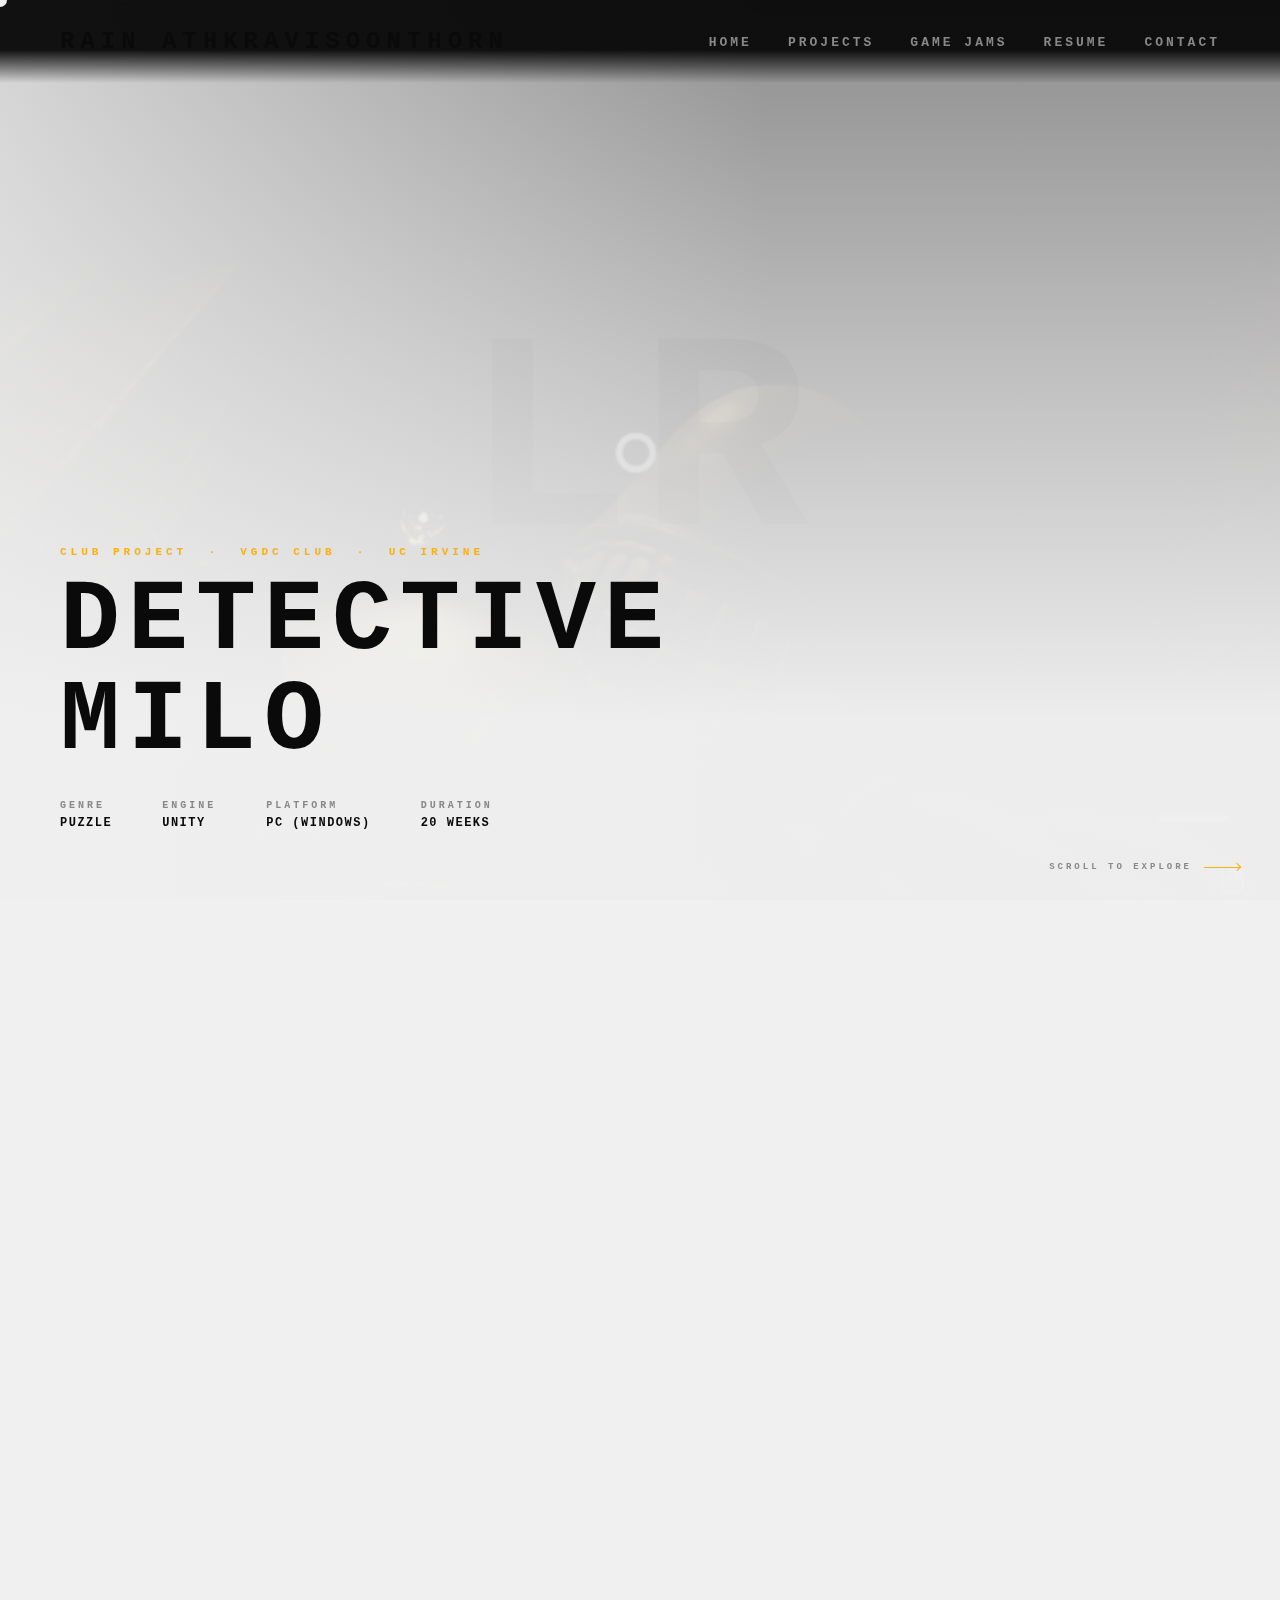
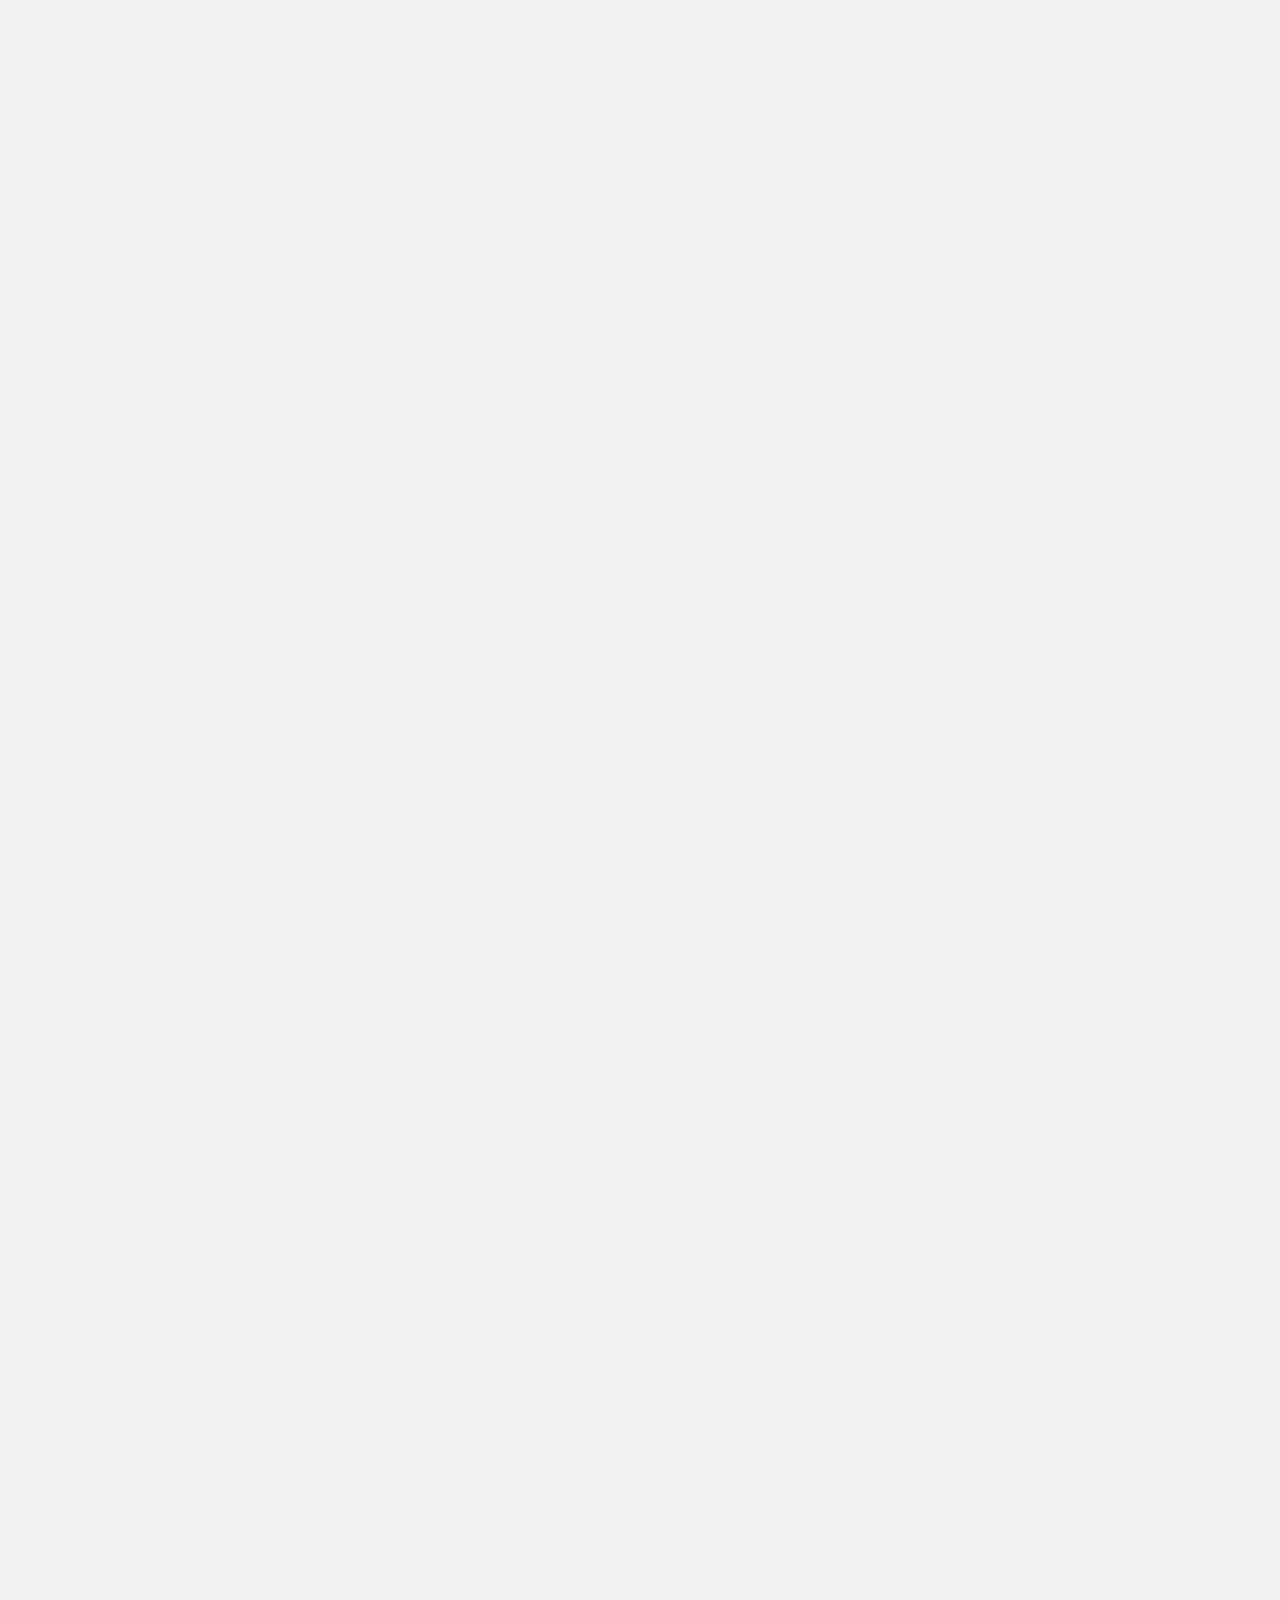
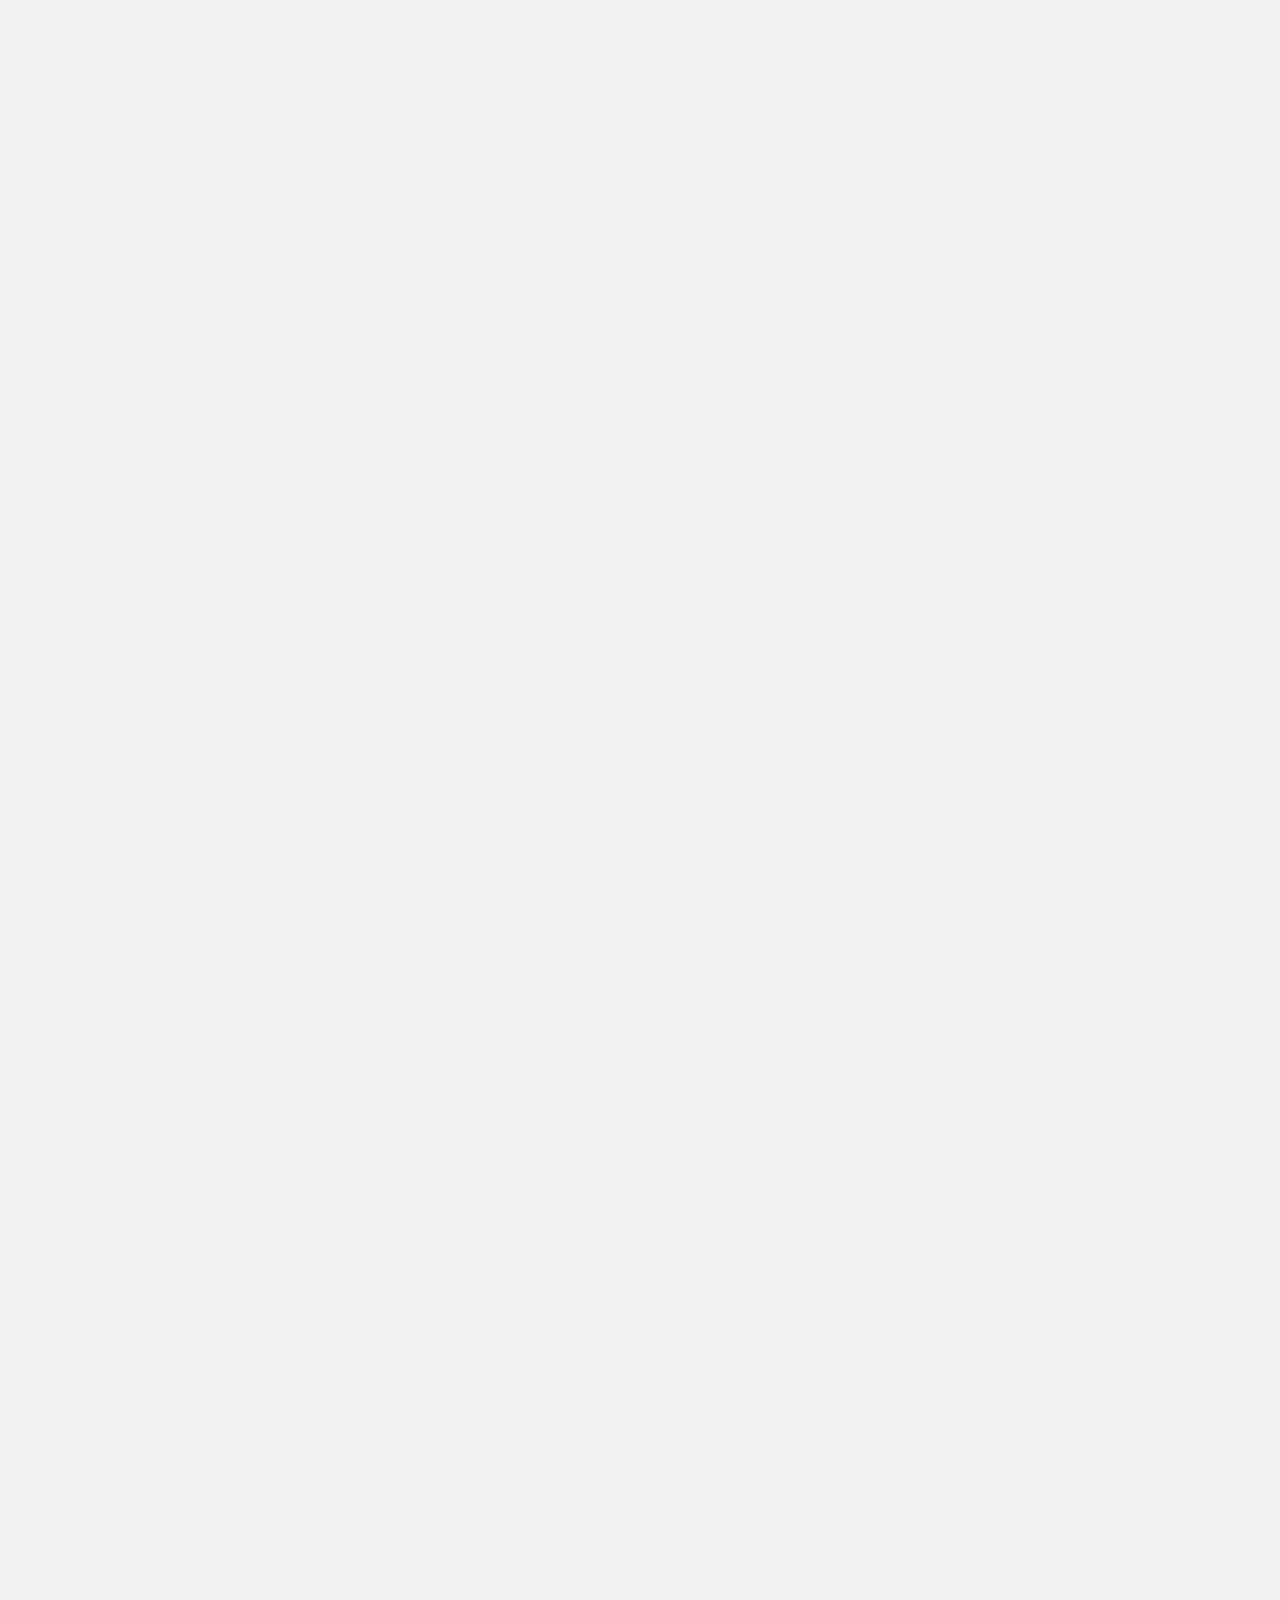
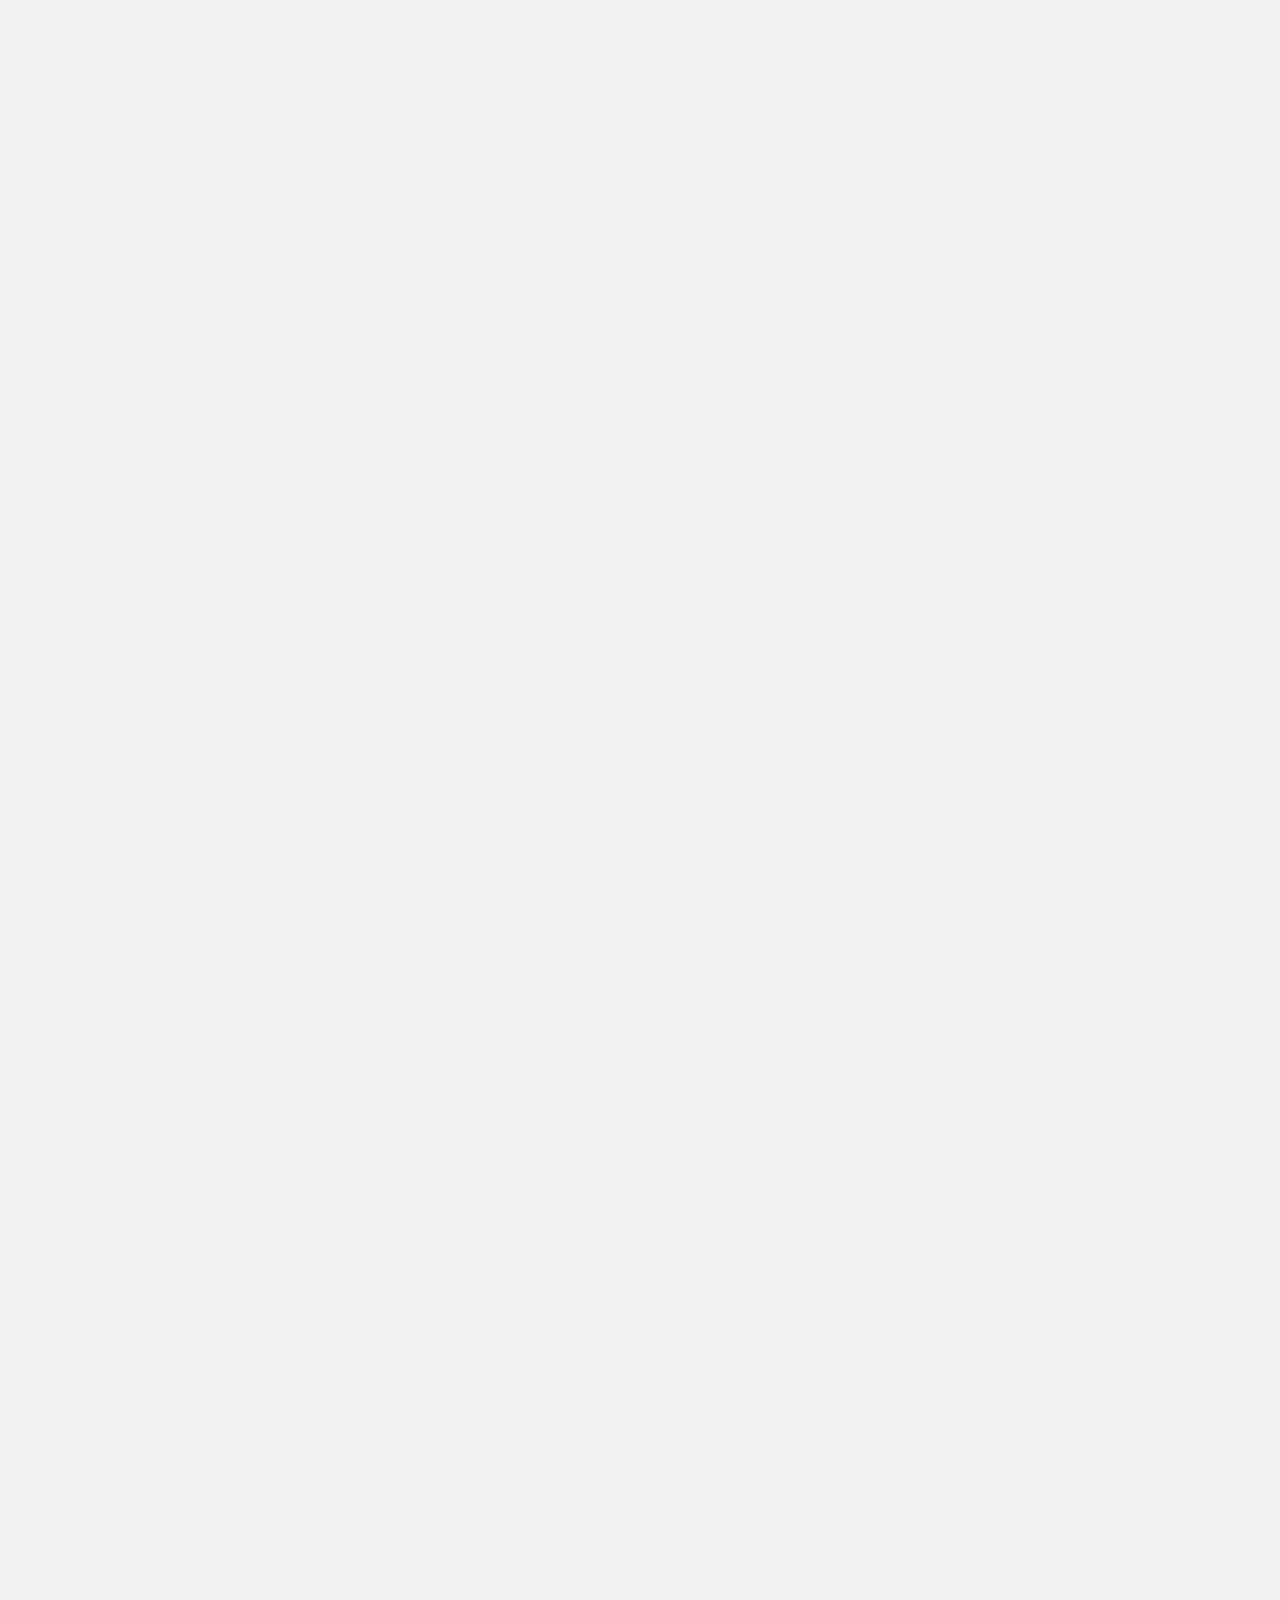
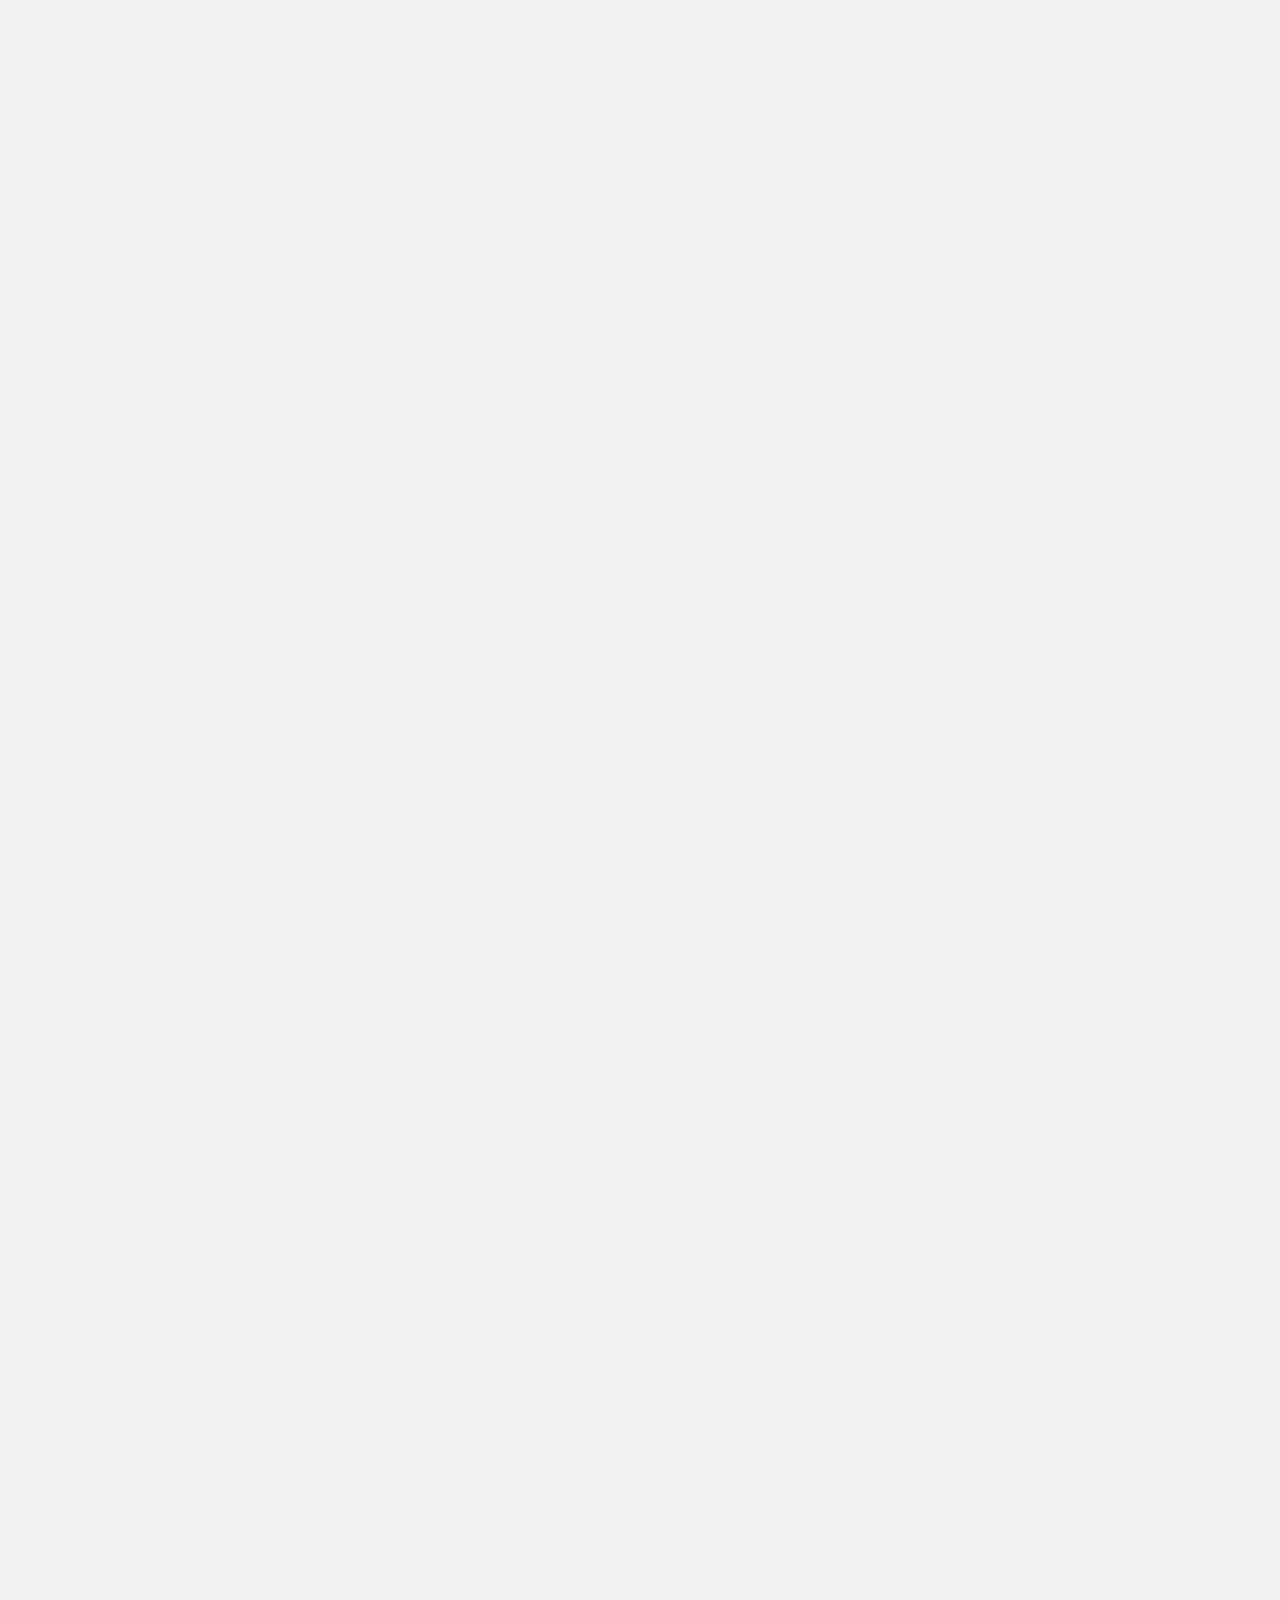
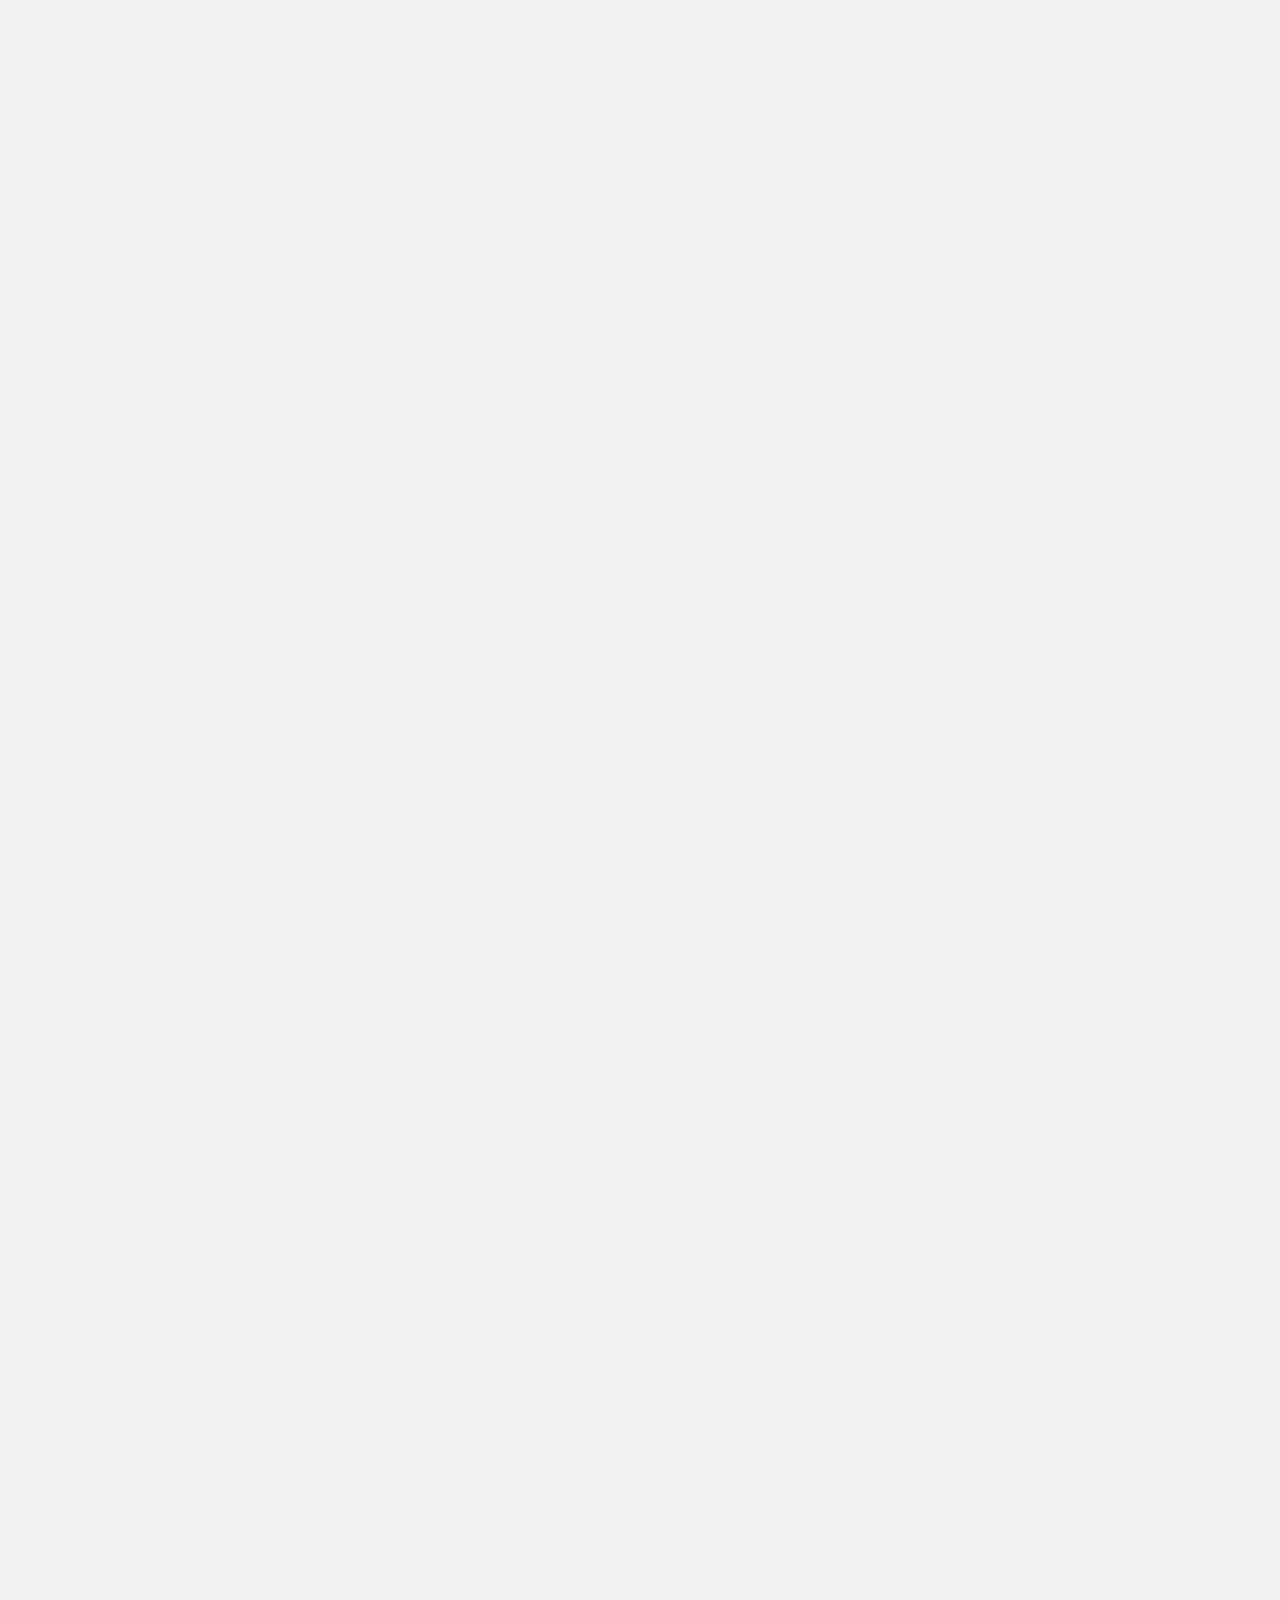
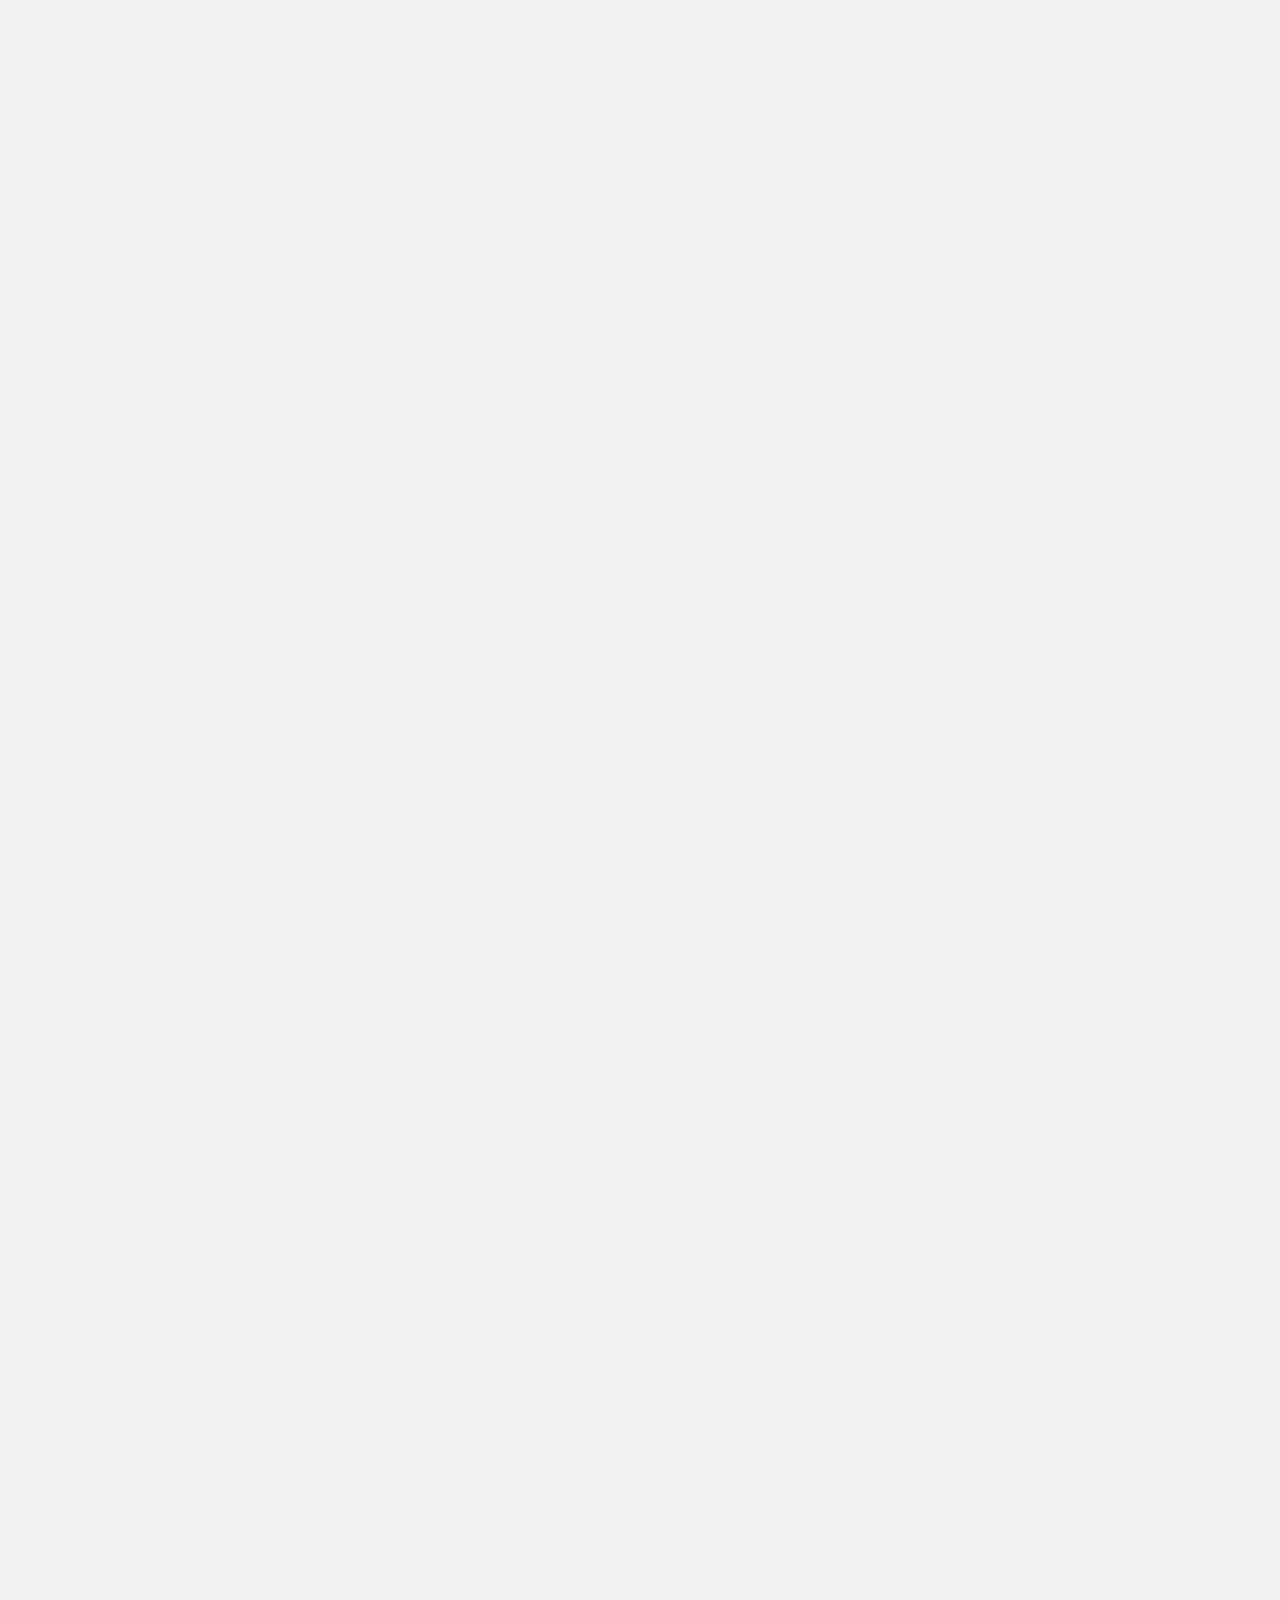
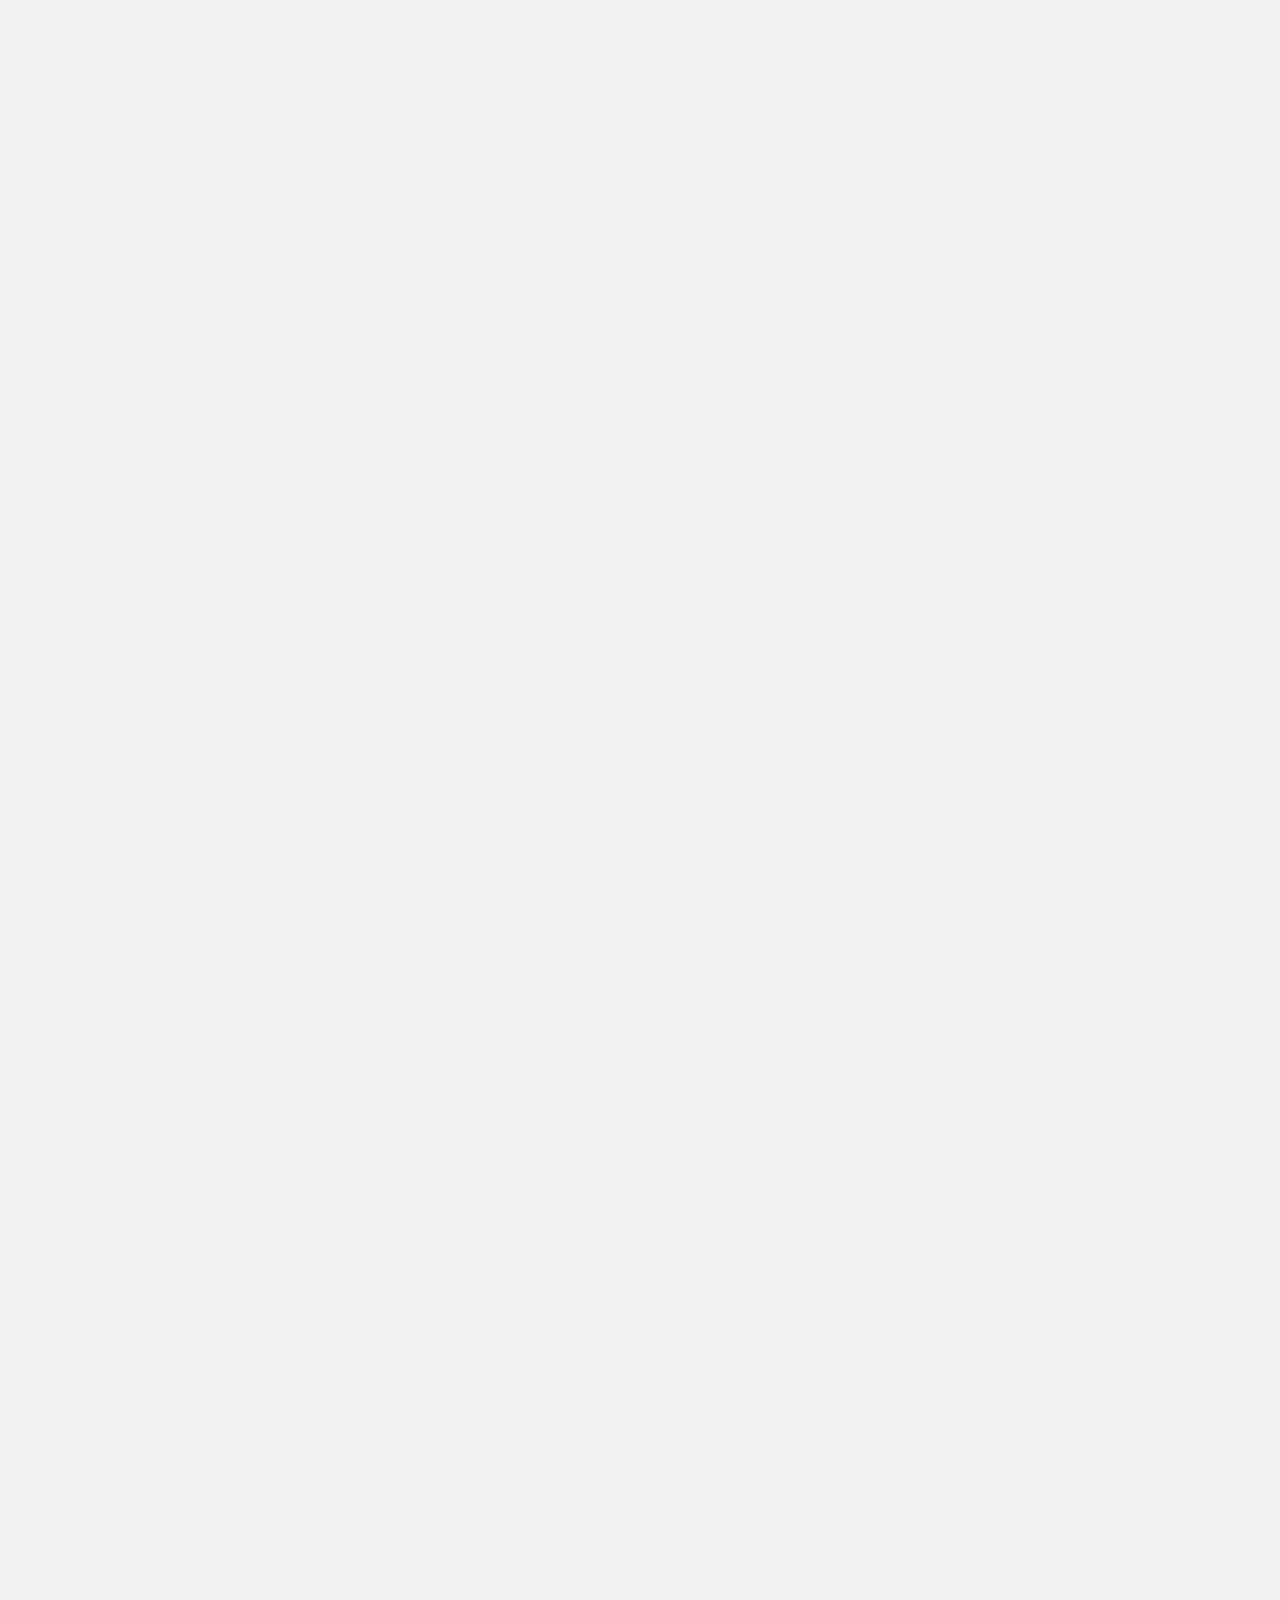
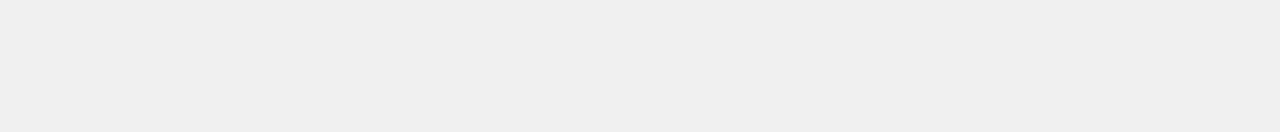
<file: detectivemilo.html>
<!DOCTYPE html>
<html lang="en">
  <head>
    <meta charset="UTF-8">
    <meta name="viewport" content="width=device-width, initial-scale=1.0">
    <meta http-equiv="X-UA-Compatible" content="ie=edge">
    <title>Lucid Rumination — Rain's Portfolio</title>
    <link href="https://cdn.jsdelivr.net/npm/bootstrap@5.0.2/dist/css/bootstrap.min.css" rel="stylesheet" integrity="sha384-EVSTQN3/azprG1Anm3QDgpJLIm9Nao0Yz1ztcQTwFspd3yD65VohhpuuCOmLASjC" crossorigin="anonymous">
    <link rel="stylesheet" href="project.css">
    <style>

      /* ─── Inverted color scheme: white bg, black text ─── */
      :root {
        --bg: #f0f0f0;
        --surface: #e4e4e4;
        --border: #c8c8c8;
        --accent: #fab011;
        --text: #333333;
        --text-dim: #888888;
        --heading: #0a0a0a;
      }

      html, body {
        background: var(--bg);
        color: var(--text);
      }

      /* ─── Base reset ─── */
      *, *::before, *::after { box-sizing: border-box; }

      /* ─── DESKTOP: vertical scroll on body drives horizontal panel movement ─── */
      html {
        scroll-behavior: auto;
      }

      body {
        /* tall enough to scroll — JS sets exact height */
        margin: 0;
        overflow-x: hidden;
      }

      /* Fixed viewport that shows the horizontal strip */
      #lr-viewport {
        position: fixed;
        inset: 0;
        overflow: hidden;
      }

      /* Horizontal strip of panels */
      #lr-strip {
        display: flex;
        flex-direction: row;
        height: 100vh;
        width: max-content;
        will-change: transform;
      }

      /* Each panel = 100vw wide, full height */
      .panel {
        width: 100vw;
        height: 100vh;
        flex-shrink: 0;
        position: relative;
        overflow: hidden;
        display: flex;
        flex-direction: column;
        justify-content: center;
        padding: 80px 60px 40px;
        box-sizing: border-box;
      }

      /* Tall content panels: start from top so header is always visible */
      .panel-tall {
        justify-content: flex-start;
      }
      .panel-tall .portboxes {
        flex: 1;
        min-height: 0;
      }

      /* 80% height centered vertical divider between every panel */
      .panel + .panel::before {
        content: '';
        position: absolute;
        left: 0;
        top: 10%;
        height: 80%;
        width: 2px;
        background: var(--border, #1e1e1e);
        border-radius: 999px;
      }

      /* Wide panels for content-heavy sections */
      .panel-wide { width: 150vw; }
      .panel-xwide { width: 170vw; }

      /* Section ghost number */
      .panel-num {
        position: absolute;
        bottom: 24px; left: 60px;
        font-size: clamp(70px, 10vw, 130px);
        font-weight: 900;
        color: rgba(0,0,0,0.04);
        letter-spacing: 6px;
        line-height: 1;
        pointer-events: none;
        user-select: none;
        font-family: 'Courier New', monospace;
      }

      /* ─── HERO PANEL ─── */
      .panel-hero {
        padding: 0;
        justify-content: flex-end;
        width: 100vw;
      }

      .hero-img {
        position: absolute;
        inset: 0;
        background: #d8d8d8;
        overflow: hidden;
      }

      .hero-img img {
        width: 100%; height: 100%;
        object-fit: cover;
        opacity: 0.35;
        filter: grayscale(20%);
      }

      .hero-img-placeholder {
        width: 100%; height: 100%;
        display: flex; align-items: center; justify-content: center;
        color: var(--text-dim, #555);
        font-size: 10px; letter-spacing: 4px;
        text-transform: uppercase;
        flex-direction: column; gap: 14px;
      }
      .hero-img-placeholder svg { opacity: 0.2; width: 36px; height: 36px; }

      .hero-overlay {
        position: absolute; inset: 0;
        background: linear-gradient(to top, rgba(240,240,240,0.97) 20%, rgba(240,240,240,0.5) 60%, transparent),
                    linear-gradient(to right, rgba(240,240,240,0.7) 0%, transparent 60%);
      }

      .hero-watermark {
        position: absolute; top: 50%; left: 50%;
        transform: translate(-50%, -50%);
        font-size: clamp(120px, 22vw, 320px);
        font-weight: 900; letter-spacing: 8px;
        color: rgba(0,0,0,0.06);
        text-transform: uppercase; white-space: nowrap;
        pointer-events: none; user-select: none; line-height: 1;
        font-family: 'Courier New', monospace;
      }

      .hero-content {
        position: relative; z-index: 2;
        padding: 0 60px 70px;
      }

      /* ─── INNER LAYOUT HELPERS ─── */
      .two-col {
        display: grid;
        grid-template-columns: 1fr 1fr;
        gap: 48px;
        align-items: start;
      }

      .three-col {
        display: grid;
        grid-template-columns: 1fr 1fr 1fr;
        gap: 48px;
        align-items: start;
      }

      /* Override portboxes padding since panels handle spacing */
      .panel .portboxes {
        padding: 0;
        border-bottom: none;
        width: 100%;
        max-width: 100%;
        display: flex;
        flex-direction: column;
        height: 100%;
      }

      .panel .portHeader { margin-bottom: 28px; }

      .panel p {
        font-size: 12px;
        line-height: 1.85;
        margin-bottom: 12px;
      }

      .panel .subItem {
        padding: 16px 0;
        grid-template-columns: 160px 1fr;
        gap: 24px;
      }

      /* ─── PROGRESS BAR ─── */
      #progress-bar {
        position: fixed;
        top: 0; left: 0;
        height: 2px;
        width: 0%;
        background: var(--accent, #fab011);
        z-index: 9999;
        transition: width 0.05s linear;
      }

      /* ─── SCROLL HINT ─── */
      #scroll-hint {
        position: fixed;
        bottom: 28px; right: 40px;
        display: flex; align-items: center; gap: 12px;
        z-index: 9998;
        pointer-events: none;
        transition: opacity 0.4s;
      }
      #scroll-hint span {
        font-size: 9px; letter-spacing: 3px;
        color: var(--text-dim, #555);
        text-transform: uppercase; font-weight: 700;
        font-family: 'Courier New', monospace;
      }
      .hint-arrow {
        width: 36px; height: 1px;
        background: var(--accent, #fab011);
        position: relative;
        animation: hintPulse 1.8s ease-in-out infinite;
      }
      .hint-arrow::after {
        content: '';
        position: absolute; right: 0; top: -3px;
        width: 6px; height: 6px;
        border-top: 1px solid var(--accent, #fab011);
        border-right: 1px solid var(--accent, #fab011);
        transform: rotate(45deg);
      }
      @keyframes hintPulse {
        0%, 100% { opacity: 0.4; transform: translateX(0); }
        50%       { opacity: 1;   transform: translateX(6px); }
      }

      /* ─── LAST PANEL MINI-FOOTER ─── */
      .panel-footer-row {
        margin-top: 36px;
        padding-top: 24px;
        border-top: 1px solid var(--border, #1e1e1e);
        display: flex;
        justify-content: space-between;
        align-items: center;
      }

      /* ═══════════════════════════════════════════
         MOBILE — ≤900px: revert to normal vertical
      ═══════════════════════════════════════════ */
      @media (max-width: 900px) {

        /* Un-fix the viewport — let body scroll normally */
        body { overflow-x: hidden; overflow-y: auto; }
        #lr-viewport { position: static; overflow: visible; }
        #lr-strip {
          display: block;
          width: 100%;
          height: auto;
          transform: none !important;
        }

        /* Panels stack vertically */
        .panel,
        .panel-wide,
        .panel-xwide {
          width: 100% !important;
          height: auto !important;
          min-height: unset;
          flex-shrink: unset;
          padding: 80px 24px 48px;
          display: block;
          border-bottom: 1px solid var(--border, #1e1e1e);
        }

        .panel + .panel::before { display: none; }

        /* Hero stays tall */
        .panel-hero {
          height: 100vh !important;
          padding: 0 !important;
          display: flex !important;
          flex-direction: column !important;
          justify-content: flex-end !important;
        }
        .panel-hero .hero-content { padding: 0 24px 50px; }

        .panel-num,
        #progress-bar,
        #scroll-hint { display: none !important; }

        .two-col, .three-col { grid-template-columns: 1fr; gap: 24px; }

        .panel .portboxes { padding: 0; border-bottom: none; }
        .panel .subItem { grid-template-columns: 1fr; gap: 8px; }

        .panel-footer-row {
          flex-direction: column;
          gap: 16px;
          text-align: center;
        }

        /* Spacer div invisible on mobile */
        #lr-spacer { display: none; }
      }
    </style>
  </head>
  <body>

    <!-- Progress bar -->
    <div id="progress-bar"></div>

    <!-- Scroll hint -->
    <div id="scroll-hint">
      <span>Scroll to explore</span>
      <div class="hint-arrow"></div>
    </div>

    <!-- Custom cursor -->
    <div class="cursor" id="cursor"></div>

    <!-- NAV -->
    <nav>
      <a href="index.html" class="nav-name">Rain Athkravisoonthorn</a>
      <ul class="nav-links">
        <li><a href="index.html">Home</a></li>
        <li><a href="index.html#collabSec">Projects</a></li>
        <li><a href="index.html#gamejamSec">Game Jams</a></li>
        <li><a href="https://drive.google.com/file/d/1_CIBUZWDlETuJnPdX2_xAOFBxt5QVq7J/view?usp=sharing" target="_blank">Resume</a></li>
        <li><a href="index.html#servCont">Contact</a></li>
      </ul>
    </nav>

    <!--
      #lr-spacer: invisible tall div that gives the body scroll room.
      JS sets its height = total horizontal scroll distance.
      #lr-viewport stays fixed; we translate #lr-strip based on scrollY.
    -->
    <div id="lr-spacer"></div>

    <!-- Fixed viewport -->
    <div id="lr-viewport">
      <div id="lr-strip">

        <!-- ══════════════════════════════
             PANEL 0 — HERO
        ══════════════════════════════ -->
        <div class="panel panel-hero">
          <div class="hero-img">
            <img src="images/lrimg.png" alt="Lucid Rumination" id="heroImg">
            <div class="hero-img-placeholder" id="heroBg">
              <svg viewBox="0 0 24 24" fill="none" stroke="currentColor" stroke-width="1"><rect x="2" y="3" width="20" height="14" rx="2"/><path d="M8 21h8M12 17v4"/></svg>
              Key Art / Cover Image
            </div>
          </div>
          <div class="hero-watermark">LR</div>
          <div class="hero-overlay"></div>
          <div class="hero-content">
            <div class="hero-tag">Club Project &nbsp;·&nbsp; VGDC Club &nbsp;·&nbsp; UC Irvine</div>
            <h1 class="hero-title">Detective<br>Milo</h1>
            <div class="hero-meta">
              <div class="meta-item">
                <span class="meta-label">Genre</span>
                <span class="meta-value">Puzzle</span>
              </div>
              <div class="meta-item">
                <span class="meta-label">Engine</span>
                <span class="meta-value">Unity</span>
              </div>
              <div class="meta-item">
                <span class="meta-label">Platform</span>
                <span class="meta-value">PC (Windows)</span>
              </div>
              <div class="meta-item">
                <span class="meta-label">Duration</span>
                <span class="meta-value">20 Weeks</span>
              </div>
            </div>
          </div>
        </div>

        <!-- ══════════════════════════════
             PANEL 1 — OVERVIEW
        ══════════════════════════════ -->
        <div class="panel panel-wide">
          <span class="panel-num">01</span>
          <div class="portboxes">
            <h2 class="portHeader">Overview</h2>
            <div class="three-col">
              <div>
                <p>Lucid Rumination is a first-person psychological horror roguelite developed as a junior-year capstone project at the University of California, Irvine, in collaboration with a small team under the name Jiji Games.</p>
                <p>The project focused on systems-driven design and full-cycle Unity development, with an emphasis on building cohesive, interdependent gameplay systems within a constrained production timeline.</p>
                <div class="tags">
                  <span class="tag">Systems Design</span>
                  <span class="tag">Gameplay Programming</span>
                  <span class="tag">AI Implementation</span>
                  <span class="tag">Optimization</span>
                  <span class="tag">Scrum</span>
                </div>
              </div>
              <div>
                <p>Players take on the role of Miki, a coma patient undergoing experimental therapy, navigating procedurally generated environments shaped by memory, trauma, and psychological distortion.</p>
                <p>The experience blends melee-focused combat, roguelite progression, and narrative-driven design to create a systemically rich and thematically unified gameplay loop.</p>
              </div>
              <div class="imgPlaceholder" style="aspect-ratio:4/3;">
                <img src="images/lrimg.png" alt="" id="overviewImg">
                <svg viewBox="0 0 24 24" fill="none" stroke="currentColor" stroke-width="1"><rect x="2" y="3" width="20" height="14" rx="2"/><path d="M8 21h8M12 17v4"/></svg>
                Gameplay Screenshot
              </div>
            </div>
          </div>
        </div>

        <!-- ══════════════════════════════
             PANEL 2 — PROJECT SCOPE
        ══════════════════════════════ -->
        <div class="panel">
          <span class="panel-num">02</span>
          <div class="portboxes">
            <h2 class="portHeader">Project Scope</h2>
            <div class="specGrid">
              <div class="specCard"><div class="meta-label">Development Time</div><div class="meta-value">10 Weeks</div></div>
              <div class="specCard"><div class="meta-label">Engine</div><div class="meta-value">Unity</div></div>
              <div class="specCard"><div class="meta-label">Platform</div><div class="meta-value">PC (Windows)</div></div>
              <div class="specCard"><div class="meta-label">Genre</div><div class="meta-value">FPS Roguelite / Horror</div></div>
              <div class="specCard"><div class="meta-label">Team</div><div class="meta-value">Jiji Games</div></div>
              <div class="specCard"><div class="meta-label">My Role</div><div class="meta-value">Systems · AI · Optimization</div></div>
            </div>
          </div>
        </div>

        <!-- ══════════════════════════════
             PANEL 3 — DESIGN GOALS
        ══════════════════════════════ -->
        <div class="panel panel-wide">
          <span class="panel-num">03</span>
          <div class="portboxes">
            <h2 class="portHeader">Design Goals</h2>
            <p style="max-width:560px; margin-bottom:24px;">The primary goal was to explore the design and implementation of multiple high-functioning gameplay systems and ensure their cohesion within a unified player experience.</p>
            <div class="subList">
              <div class="subItem"><div class="subTitle">Scope Management</div><p style="margin:0;">Scalable scope management under time and resource constraints, requiring continuous reprioritization across the 10-week production window.</p></div>
              <div class="subItem"><div class="subTitle">Modular AI</div><p style="margin:0;">Development of modular AI systems allowing rapid iteration as design requirements evolved throughout production.</p></div>
              <div class="subItem"><div class="subTitle">Systems Integration</div><p style="margin:0;">Integration of combat, inventory, AI, and progression systems with clear design intent and minimal coupling.</p></div>
              <div class="subItem"><div class="subTitle">Narrative Mechanics</div><p style="margin:0;">Reinforcement of psychological themes through mechanics and visual feedback rather than exposition.</p></div>
              <div class="subItem"><div class="subTitle">Architecture</div><p style="margin:0;">Single-entry architecture for clean initialization, paired with object pooling to hit performance targets.</p></div>
            </div>
          </div>
        </div>

        <!-- ══════════════════════════════
             PANEL 4 — GAMEPLAY SYSTEMS
        ══════════════════════════════ -->
        <div class="panel panel-xwide panel-tall">
          <div class="portboxes">
            <h2 class="portHeader">Gameplay Systems</h2>
            <div style="display:grid; grid-template-columns:1fr 1px 1fr; gap:0 40px; align-items:start; flex:1; min-height:0; overflow:hidden;">
              <!-- Left: system descriptions -->
              <div class="subList" style="overflow:hidden;">
                <div class="subItem"><div class="subTitle">Roguelite Loop</div><p style="margin:0;">Hub preparation → procedurally generated combat rooms → upgrade collection → boss encounters. Death resets runs but retained resources reward long-term investment.</p></div>
                <div class="subItem"><div class="subTitle">Memory Integrity</div><p style="margin:0;">Weapons degrade with no numerical indicator — deterioration communicated through visual and audio feedback, reinforcing themes of memory loss.</p></div>
                <div class="subItem"><div class="subTitle">Inventory & Weapons</div><p style="margin:0;">Grid-based inventory inspired by Resident Evil, combined with weapon merging for run-specific builds. Item retention decisions after death make loss a core design pillar.</p></div>
                <div class="subItem"><div class="subTitle">Companion & Boon System</div><p style="margin:0;">Inspired by Hades — companions offer boons, upgrades, and narrative context, expanding builds while deepening emotional engagement.</p></div>
                <div class="subItem"><div class="subTitle">Combat & Movement</div><p style="margin:0;">Animation-driven melee combat with precise hitbox alignment and root motion. Emphasizes physicality and responsiveness.</p></div>
              </div>
              <!-- Vertical divider -->
              <div style="width:2px; background:var(--border, #1e1e1e); height:80%; align-self:center; border-radius:999px;"></div>
              <!-- Right: screenshot stack -->
              <div style="display:flex; flex-direction:column; gap:8px; height:100%;">
                <div class="imgPlaceholder" style="flex:1; aspect-ratio:unset;">
                  <svg viewBox="0 0 24 24" fill="none" stroke="currentColor" stroke-width="1"><rect x="2" y="3" width="20" height="14" rx="2"/><path d="M8 21h8M12 17v4"/></svg>
                  Hub / Menu UI
                </div>
                <div class="imgPlaceholder" style="flex:1; aspect-ratio:unset;">
                  <svg viewBox="0 0 24 24" fill="none" stroke="currentColor" stroke-width="1"><rect x="2" y="3" width="20" height="14" rx="2"/><path d="M8 21h8M12 17v4"/></svg>
                  Inventory System
                </div>
                <div class="imgPlaceholder" style="flex:1; aspect-ratio:unset;">
                  <svg viewBox="0 0 24 24" fill="none" stroke="currentColor" stroke-width="1"><rect x="2" y="3" width="20" height="14" rx="2"/><path d="M8 21h8M12 17v4"/></svg>
                  Combat Encounter
                </div>
              </div>
            </div>
          </div>
        </div>

        <!-- ══════════════════════════════
             PANEL 5 — TECHNICAL
        ══════════════════════════════ -->
        <div class="panel panel-xwide panel-tall">
          <span class="panel-num">05</span>
          <div class="portboxes">
            <h2 class="portHeader">Technical Implementation</h2>
            <div style="display:grid; grid-template-columns:1fr 1px 1fr; gap:0 40px; align-items:start; flex:1; min-height:0; overflow:hidden;">
              <!-- Left: technical descriptions -->
              <div class="subList" style="overflow:hidden;">
                <div class="subItem"><div class="subTitle">Modular Enemy AI</div><p style="margin:0;">Behavior separated into perception, locomotion, and attack modules governed by a finite state machine. Modular structure enabled rapid iteration as design shifted.</p></div>
                <div class="subItem"><div class="subTitle">Procedural Environments</div><p style="margin:0;">Modular room templates assembled procedurally while maintaining thematic consistency — tone evolves from clinical to abstract alongside the narrative.</p></div>
                <div class="subItem"><div class="subTitle">Animation Pipeline</div><p style="margin:0;">Player and enemy actions driven by Blender animations using root motion with carefully aligned hitboxes for gameplay clarity.</p></div>
                <div class="subItem"><div class="subTitle">Performance & Architecture</div><p style="margin:0;">Single-entry architecture initializes all core managers through one central game object. Object pooling reduces overhead and keeps the codebase clean and scalable.</p></div>
              </div>
              <!-- Vertical divider -->
              <div style="width:2px; background:var(--border, #1e1e1e); height:80%; align-self:center; border-radius:999px;"></div>
              <!-- Right: diagrams stacked -->
              <div style="display:flex; flex-direction:column; gap:12px; height:100%;">
                <div class="imgPlaceholder" style="flex:1; aspect-ratio:unset;">
                  <svg viewBox="0 0 24 24" fill="none" stroke="currentColor" stroke-width="1"><circle cx="12" cy="12" r="3"/><path d="M12 2v3M12 19v3M4.22 4.22l2.12 2.12M17.66 17.66l2.12 2.12M2 12h3M19 12h3M4.22 19.78l2.12-2.12M17.66 6.34l2.12-2.12"/></svg>
                  AI State Machine Diagram
                </div>
                <div class="imgPlaceholder" style="flex:1; aspect-ratio:unset;">
                  <svg viewBox="0 0 24 24" fill="none" stroke="currentColor" stroke-width="1"><rect x="2" y="7" width="6" height="4" rx="1"/><rect x="9" y="3" width="6" height="4" rx="1"/><rect x="9" y="11" width="6" height="4" rx="1"/><rect x="16" y="7" width="6" height="4" rx="1"/><path d="M8 9h1M15 5l1 2M15 13l1-2"/></svg>
                  Single-Entry Architecture
                </div>
              </div>
            </div>
          </div>
        </div>

        <!-- ══════════════════════════════
             PANEL 6 — PRODUCTION
        ══════════════════════════════ -->
        <div class="panel">
          <span class="panel-num">06</span>
          <div class="portboxes">
            <h2 class="portHeader">Production</h2>
            <div class="two-col">
              <div>
                <p>Development organized using Scrum methodologies with weekly sprints managed through Atlassian tools. Limited team availability required continuous scope adjustment throughout the 10 weeks.</p>
                <p>Quality was preserved by strategically cutting scope while protecting core systems and polish — a real-world demonstration of time, scope, and quality trade-offs.</p>
              </div>
              <div class="imgPlaceholder">
                <svg viewBox="0 0 24 24" fill="none" stroke="currentColor" stroke-width="1"><rect x="3" y="3" width="18" height="18" rx="2"/><path d="M3 9h18M9 21V9"/></svg>
                Sprint Board / Atlassian
              </div>
            </div>
          </div>
        </div>

        <!-- ══════════════════════════════
             PANEL 7 — TAKEAWAYS
        ══════════════════════════════ -->
        <div class="panel">
          <span class="panel-num">07</span>
          <div class="portboxes">
            <h2 class="portHeader">Key Takeaways</h2>
            <p style="max-width:520px; margin-bottom:24px;">A significant step up from prior game jam and prototype work — hands-on experience across the full production cycle.</p>
            <div class="takeawayGrid">
              <div class="takeawayItem">Designing and integrating complex, interdependent systems</div>
              <div class="takeawayItem">Managing scope and constraints within a team environment</div>
              <div class="takeawayItem">Building scalable technical architecture in Unity</div>
              <div class="takeawayItem">Aligning mechanics with narrative and thematic intent</div>
            </div>
            <div class="panel-footer-row">
              <a href="index.html" class="footer-back">Back to Projects</a>
              <span class="footer-label">Lucid Rumination — Jiji Games</span>
            </div>
          </div>
        </div>

      </div><!-- /lr-strip -->
    </div><!-- /lr-viewport -->

    <script>
      /* ─── Cursor ─── */
      const cursor = document.getElementById('cursor');
      document.addEventListener('mousemove', e => {
        cursor.style.left = e.clientX + 'px';
        cursor.style.top  = e.clientY + 'px';
      });

      /* ─── Hero image fallbacks ─── */
      const heroImg = document.getElementById('heroImg');
      const heroBg  = document.getElementById('heroBg');
      if (heroImg) {
        heroImg.addEventListener('load',  () => { if (heroBg) heroBg.style.display = 'none'; });
        heroImg.addEventListener('error', () => { heroImg.style.display = 'none'; });
      }
      const overviewImg = document.getElementById('overviewImg');
      if (overviewImg) overviewImg.addEventListener('error', () => overviewImg.style.display = 'none');

      /* ─── Detect mobile ─── */
      const isMobile = () => window.innerWidth <= 900;

      /* ─── Horizontal scroll engine ─── */
      const strip       = document.getElementById('lr-strip');
      const spacer      = document.getElementById('lr-spacer');
      const progressBar = document.getElementById('progress-bar');
      const scrollHint  = document.getElementById('scroll-hint');

      let scrollDist = 0;

      function setup() {
        if (isMobile()) {
          spacer.style.height = '0px';
          strip.style.transform = 'none';
          return;
        }

        requestAnimationFrame(() => {
          scrollDist = strip.scrollWidth - window.innerWidth;
          // Give the body enough height to scroll the full distance
          spacer.style.height = (scrollDist + window.innerHeight) + 'px';
          onScroll();
        });
      }

      function onScroll() {
        if (isMobile()) return;
        const scrolled  = window.scrollY;
        const clamped   = Math.min(scrolled, scrollDist);
        const progress  = scrollDist > 0 ? clamped / scrollDist : 0;

        strip.style.transform = `translateX(${-clamped}px)`;
        progressBar.style.width = (progress * 100) + '%';
        scrollHint.style.opacity = scrolled > 40 ? '0' : '1';
      }

      window.addEventListener('scroll', onScroll, { passive: true });

      let resizeTimer;
      window.addEventListener('resize', () => {
        clearTimeout(resizeTimer);
        resizeTimer = setTimeout(setup, 150);
      });

      window.addEventListener('load', setup);
    </script>

  </body>
</html>
</file>
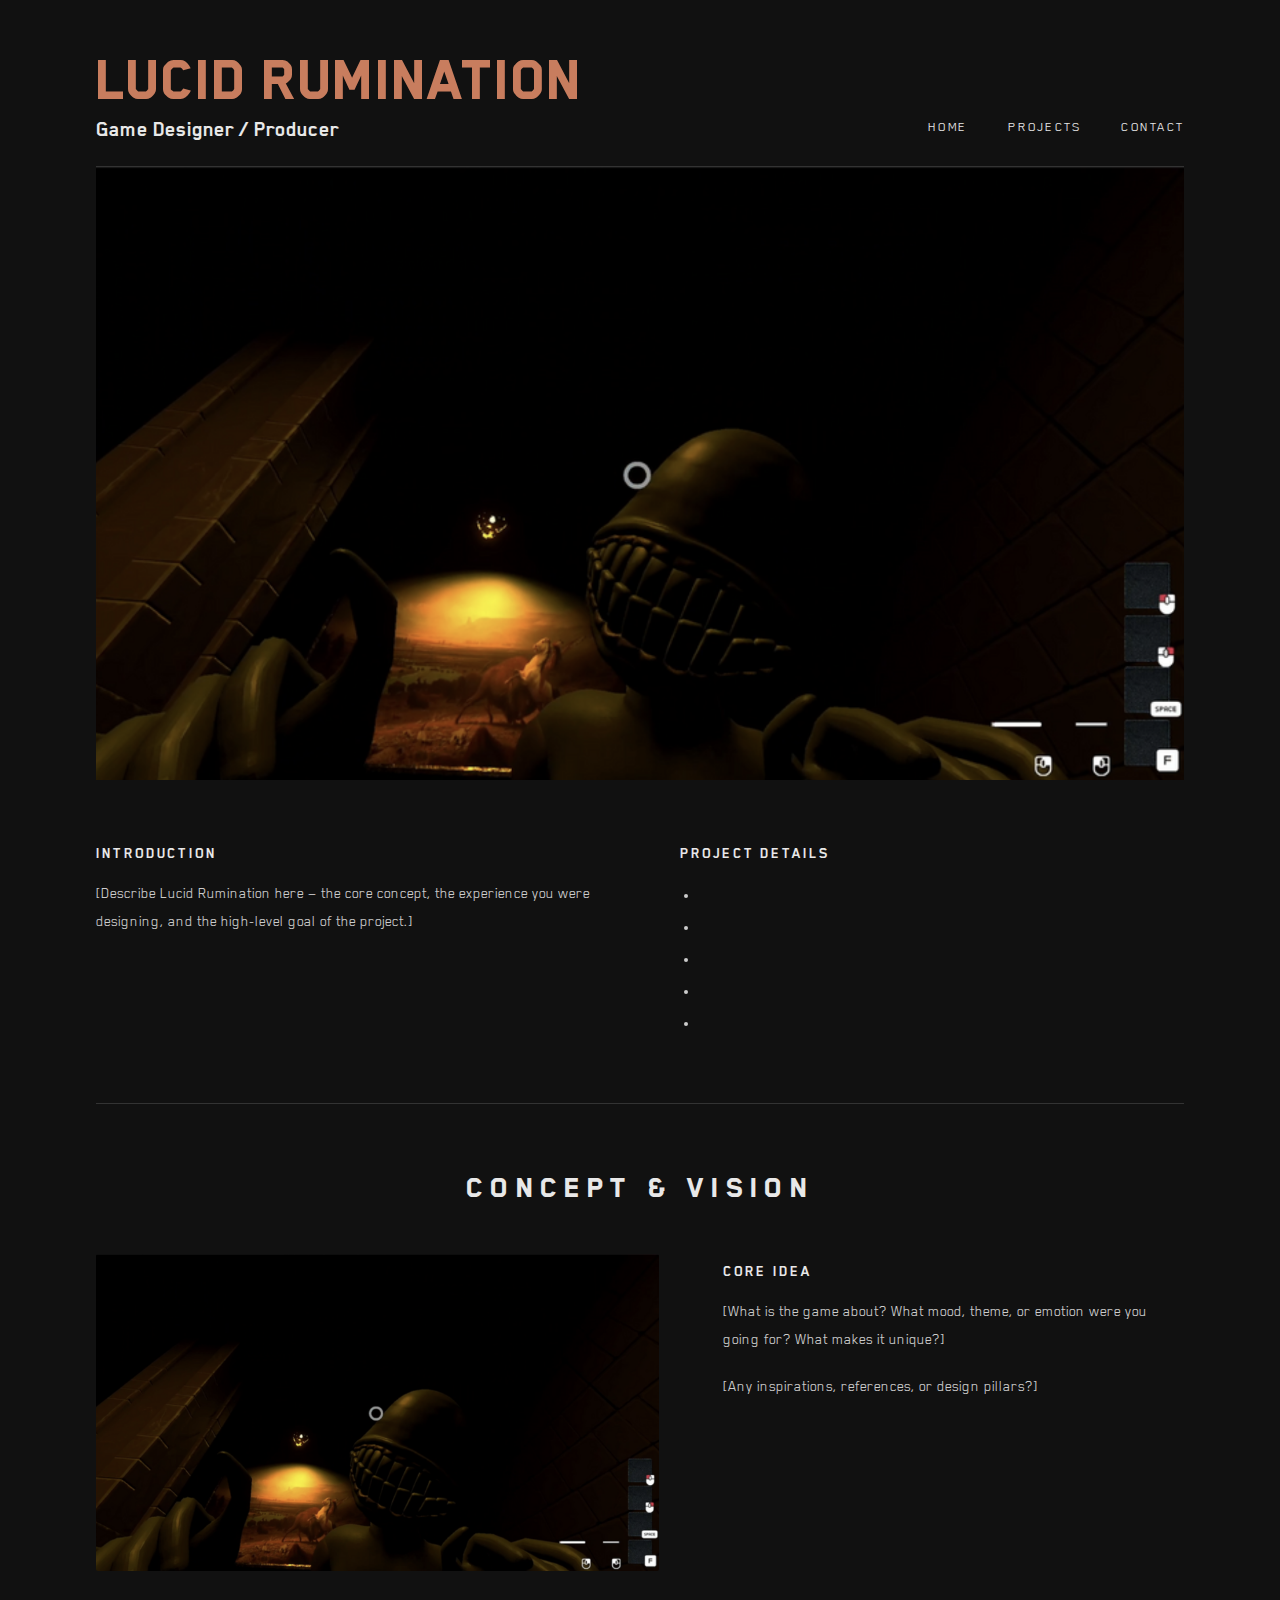
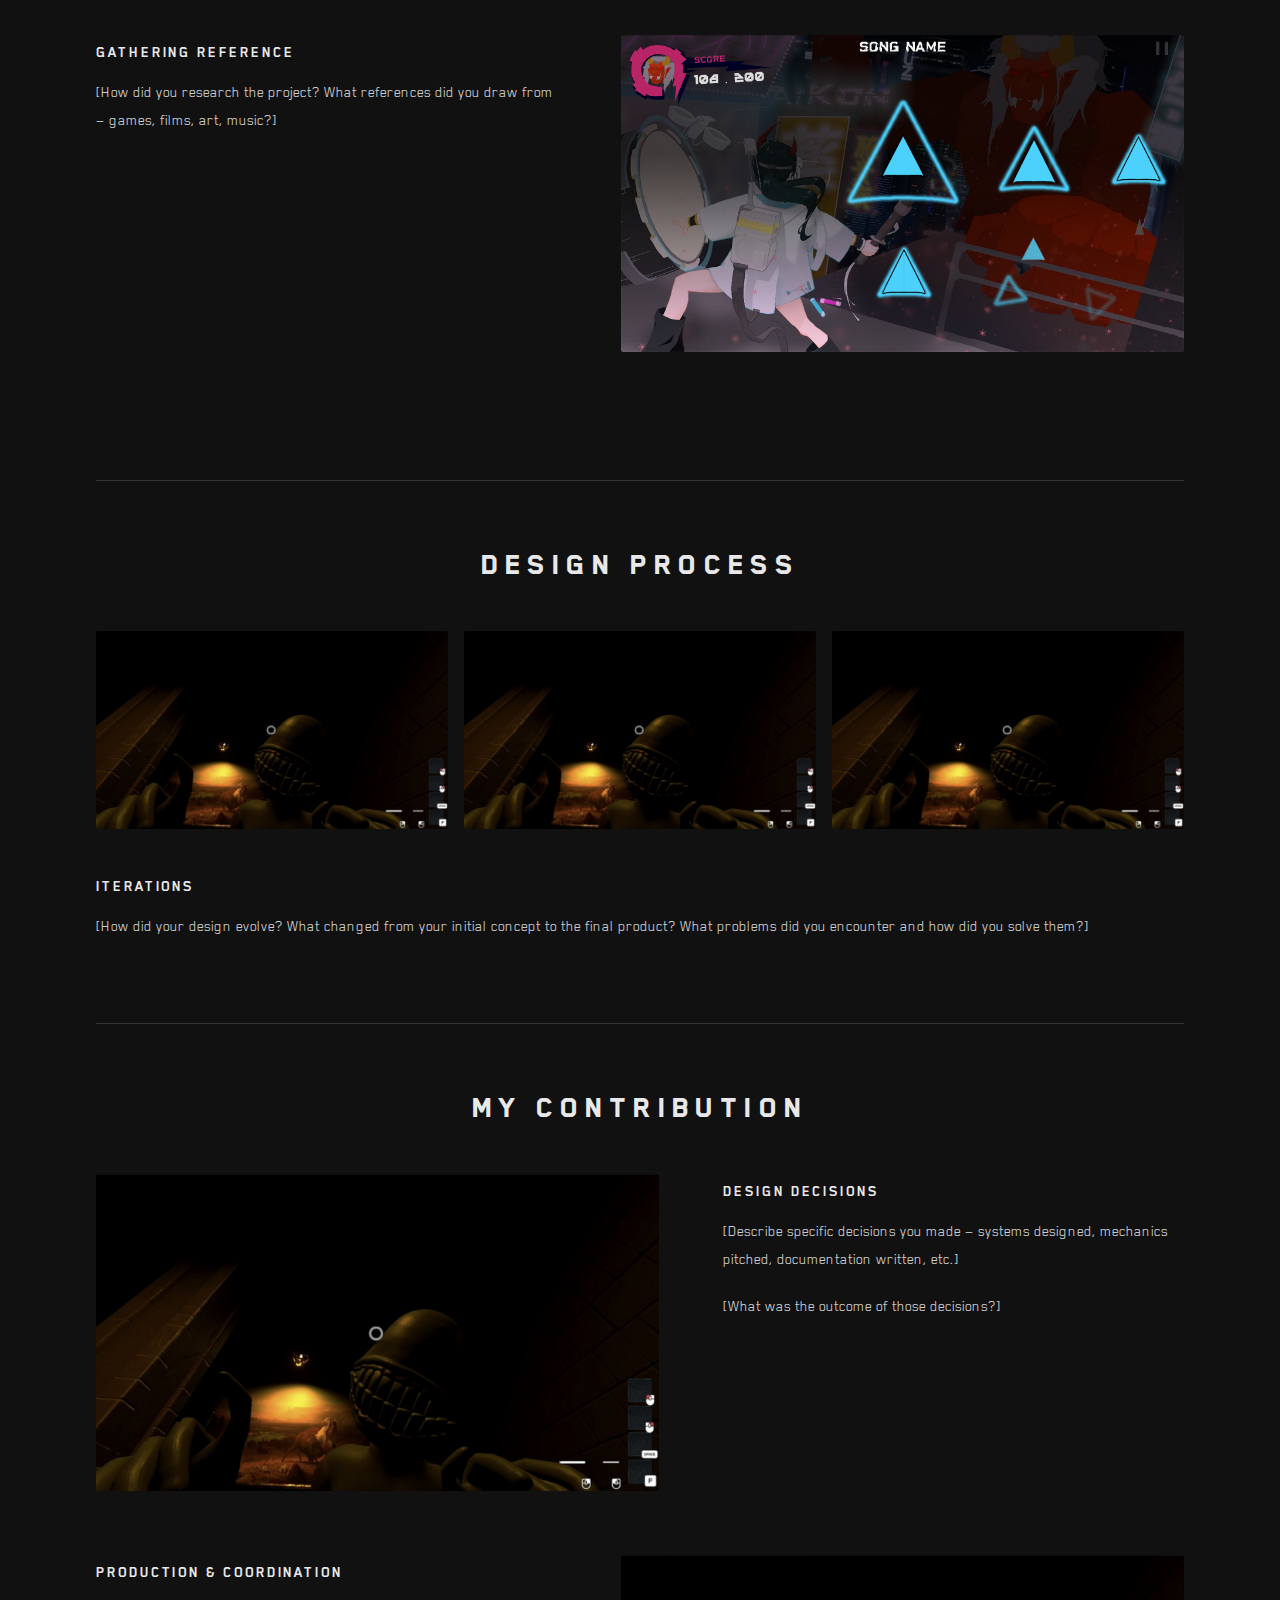
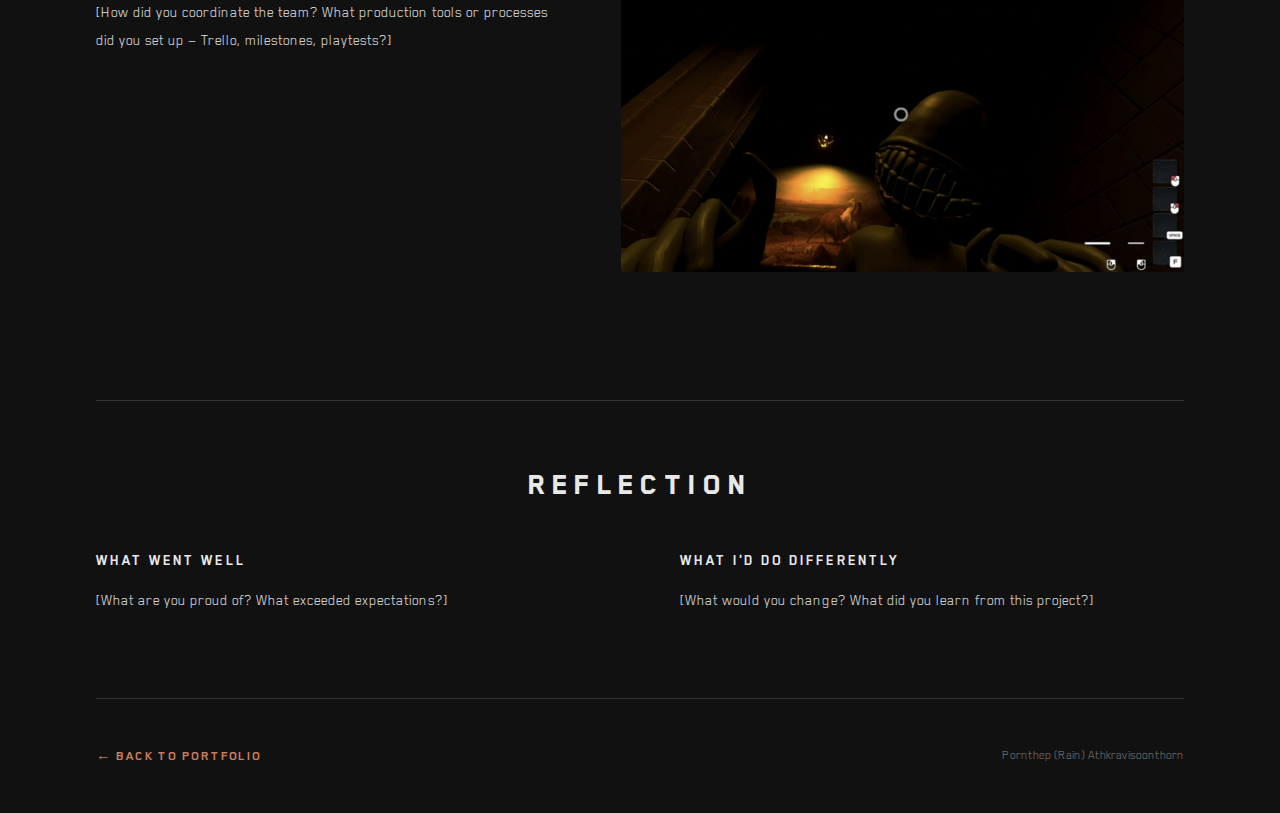
<file: lucid-rumination.html>
<!DOCTYPE html>
<html lang="en">
<head>
  <meta charset="UTF-8">
  <meta name="viewport" content="width=device-width, initial-scale=1.0">
  <title>Lucid Rumination — Rain's Portfolio</title>
  <link rel="stylesheet" href="styles.css">
  <link rel="stylesheet" href="project-page.css">
</head>
<body class="project-page">

  <!-- HEADER -->
  <header class="proj-header">
    <div class="proj-header-left">
      <h1 class="proj-title">Lucid Rumination</h1>
      <h2 class="proj-subtitle">Game Designer / Producer</h2>
    </div>
    <nav class="proj-nav">
      <a href="index.html" class="proj-nav-link">HOME</a>
      <a href="index.html#collabSec" class="proj-nav-link">PROJECTS</a>
      <a href="index.html#servCont" class="proj-nav-link">CONTACT</a>
    </nav>
  </header>
  <hr class="proj-rule">

  <!-- HERO IMAGE -->
  <div class="proj-hero">
    <img src="images/lrimg.png" alt="Lucid Rumination">
  </div>

  <!-- INTRO + PROJECT DETAILS -->
  <section class="proj-two-col proj-section">
    <div class="proj-col-text">
      <h3 class="proj-subsection-header">INTRODUCTION</h3>
      <p class="proj-body">
        <!-- TODO: Write a 2-3 sentence intro to the project. What was the concept? What were you trying to achieve? -->
        [Describe Lucid Rumination here — the core concept, the experience you were designing, and the high-level goal of the project.]
      </p>
    </div>
    <div class="proj-col-text">
      <h3 class="proj-subsection-header">PROJECT DETAILS</h3>
      <ul class="proj-details-list">
        <li><!-- e.g. Developed over X weeks --></li>
        <li><!-- Engine / Tools used --></li>
        <li><!-- Team size --></li>
        <li><!-- Your role --></li>
        <li><!-- Genre / Platform --></li>
      </ul>
    </div>
  </section>
  <hr class="proj-rule">

  <!-- SECTION: CONCEPT -->
  <section class="proj-section">
    <h2 class="proj-section-header">CONCEPT &amp; VISION</h2>

    <div class="proj-media-text">
      <div class="proj-media-left">
        <img src="images/lrimg.png" alt="Concept art / reference">
      </div>
      <div class="proj-media-right">
        <h3 class="proj-subsection-header">CORE IDEA</h3>
        <p class="proj-body">
          <!-- TODO: Describe the central design idea / theme -->
          [What is the game about? What mood, theme, or emotion were you going for? What makes it unique?]
        </p>
        <p class="proj-body">
          <!-- TODO: Add more context if needed -->
          [Any inspirations, references, or design pillars?]
        </p>
      </div>
    </div>

    <div class="proj-media-text proj-media-text--flipped">
      <div class="proj-media-left">
        <img src="images/reference.png" alt="Reference material">
      </div>
      <div class="proj-media-right">
        <h3 class="proj-subsection-header">GATHERING REFERENCE</h3>
        <p class="proj-body">
          <!-- TODO: Describe your research / reference gathering process -->
          [How did you research the project? What references did you draw from — games, films, art, music?]
        </p>
      </div>
    </div>
  </section>
  <hr class="proj-rule">

  <!-- SECTION: DESIGN PROCESS -->
  <section class="proj-section">
    <h2 class="proj-section-header">DESIGN PROCESS</h2>

    <!-- 3-column screenshot grid -->
    <div class="proj-grid-3">
      <div class="proj-grid-item">
        <img src="images/lrimg.png" alt="Process screenshot 1">
        <!-- TODO: Replace with actual process screenshots -->
      </div>
      <div class="proj-grid-item">
        <img src="images/lrimg.png" alt="Process screenshot 2">
      </div>
      <div class="proj-grid-item">
        <img src="images/lrimg.png" alt="Process screenshot 3">
      </div>
    </div>

    <h3 class="proj-subsection-header">ITERATIONS</h3>
    <p class="proj-body">
      <!-- TODO: Describe your iteration process -->
      [How did your design evolve? What changed from your initial concept to the final product? What problems did you encounter and how did you solve them?]
    </p>
  </section>
  <hr class="proj-rule">

  <!-- SECTION: MY CONTRIBUTION -->
  <section class="proj-section">
    <h2 class="proj-section-header">MY CONTRIBUTION</h2>

    <div class="proj-media-text">
      <div class="proj-media-left">
        <img src="images/lrimg.png" alt="Contribution screenshot">
      </div>
      <div class="proj-media-right">
        <h3 class="proj-subsection-header">DESIGN DECISIONS</h3>
        <p class="proj-body">
          <!-- TODO: What specific design decisions did you own? -->
          [Describe specific decisions you made — systems designed, mechanics pitched, documentation written, etc.]
        </p>
        <p class="proj-body">
          <!-- TODO: What was the impact? -->
          [What was the outcome of those decisions?]
        </p>
      </div>
    </div>

    <div class="proj-media-text proj-media-text--flipped">
      <div class="proj-media-left">
        <img src="images/lrimg.png" alt="Production screenshot">
      </div>
      <div class="proj-media-right">
        <h3 class="proj-subsection-header">PRODUCTION &amp; COORDINATION</h3>
        <p class="proj-body">
          <!-- TODO: Producer role details -->
          [How did you coordinate the team? What production tools or processes did you set up — Trello, milestones, playtests?]
        </p>
      </div>
    </div>
  </section>
  <hr class="proj-rule">

  <!-- SECTION: REFLECTION -->
  <section class="proj-section">
    <h2 class="proj-section-header">REFLECTION</h2>

    <div class="proj-two-col proj-section-inner">
      <div class="proj-col-text">
        <h3 class="proj-subsection-header">WHAT WENT WELL</h3>
        <p class="proj-body">
          <!-- TODO: Wins -->
          [What are you proud of? What exceeded expectations?]
        </p>
      </div>
      <div class="proj-col-text">
        <h3 class="proj-subsection-header">WHAT I'D DO DIFFERENTLY</h3>
        <p class="proj-body">
          <!-- TODO: Learnings -->
          [What would you change? What did you learn from this project?]
        </p>
      </div>
    </div>
  </section>
  <hr class="proj-rule">

  <!-- FOOTER / BACK NAV -->
  <footer class="proj-footer">
    <a href="index.html" class="proj-back-link">← BACK TO PORTFOLIO</a>
    <p class="proj-footer-name">Pornthep (Rain) Athkravisoonthorn</p>
  </footer>

</body>
</html>
</file>
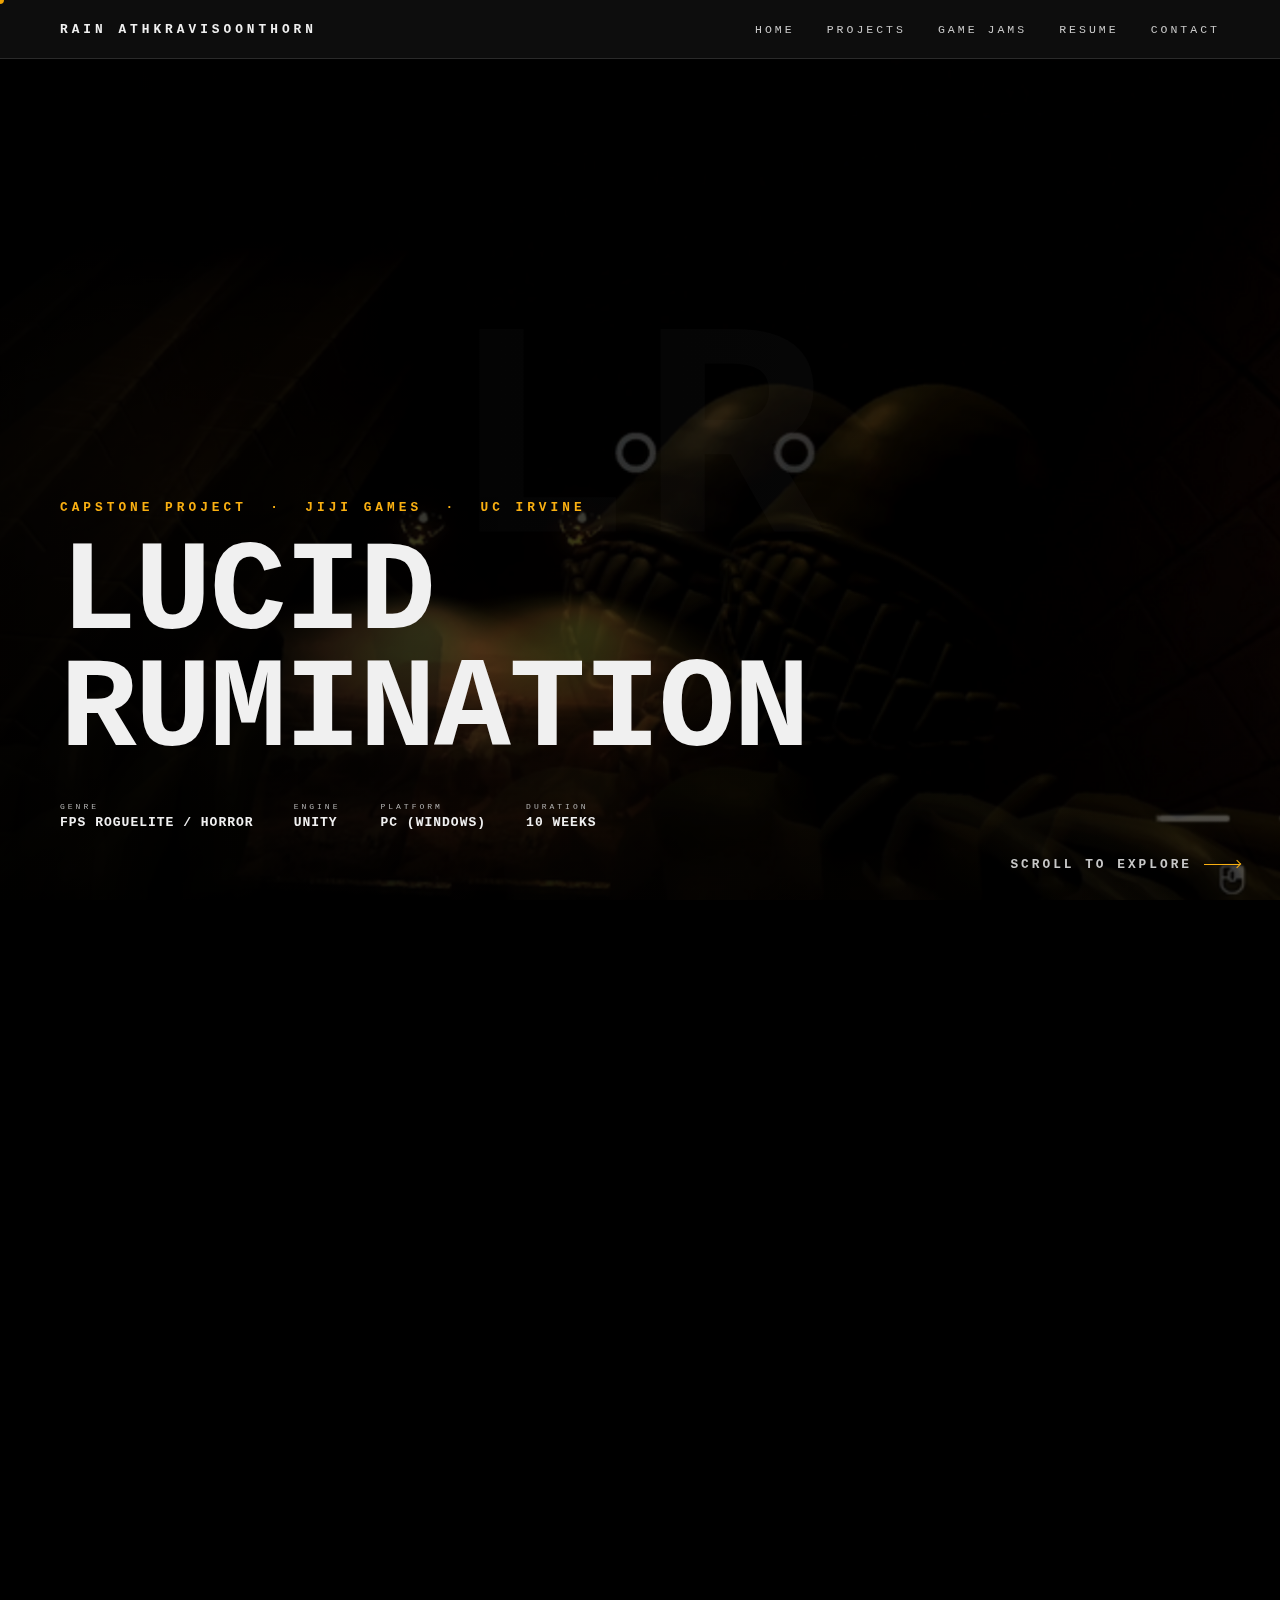
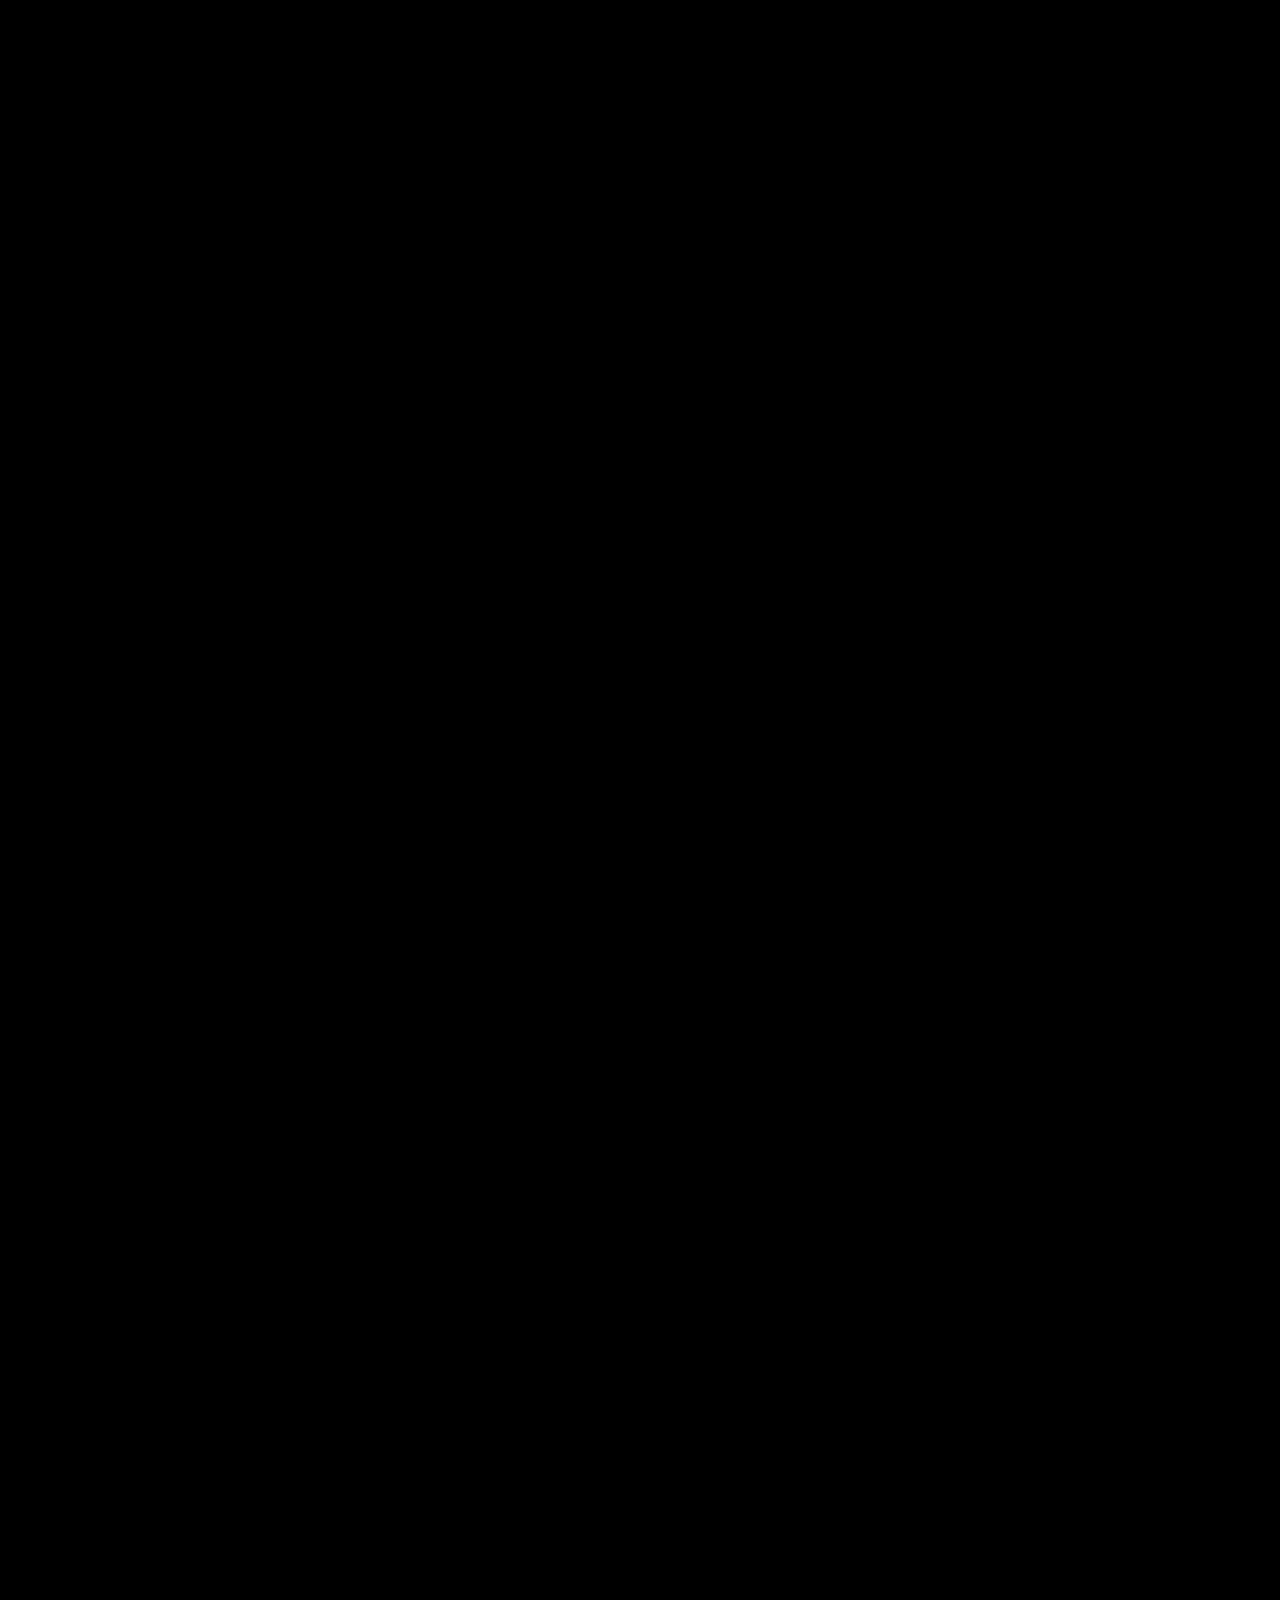
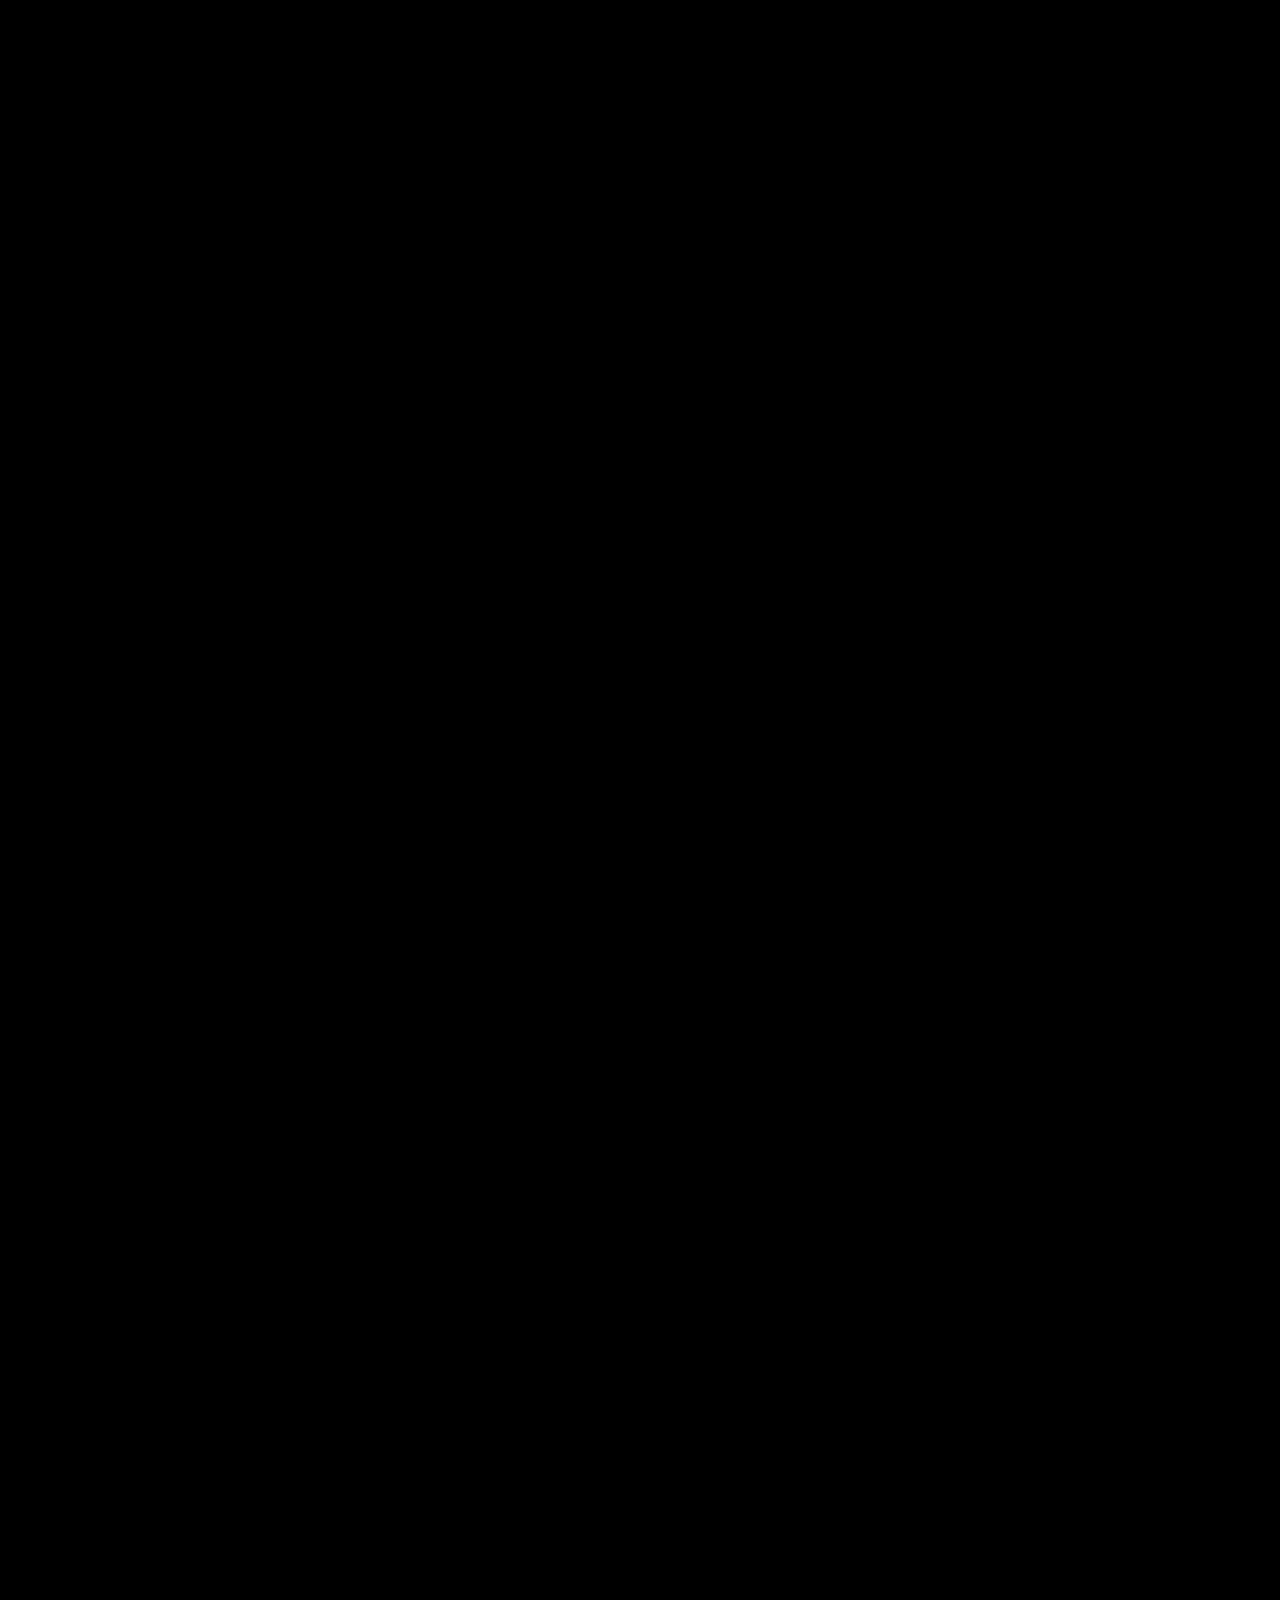
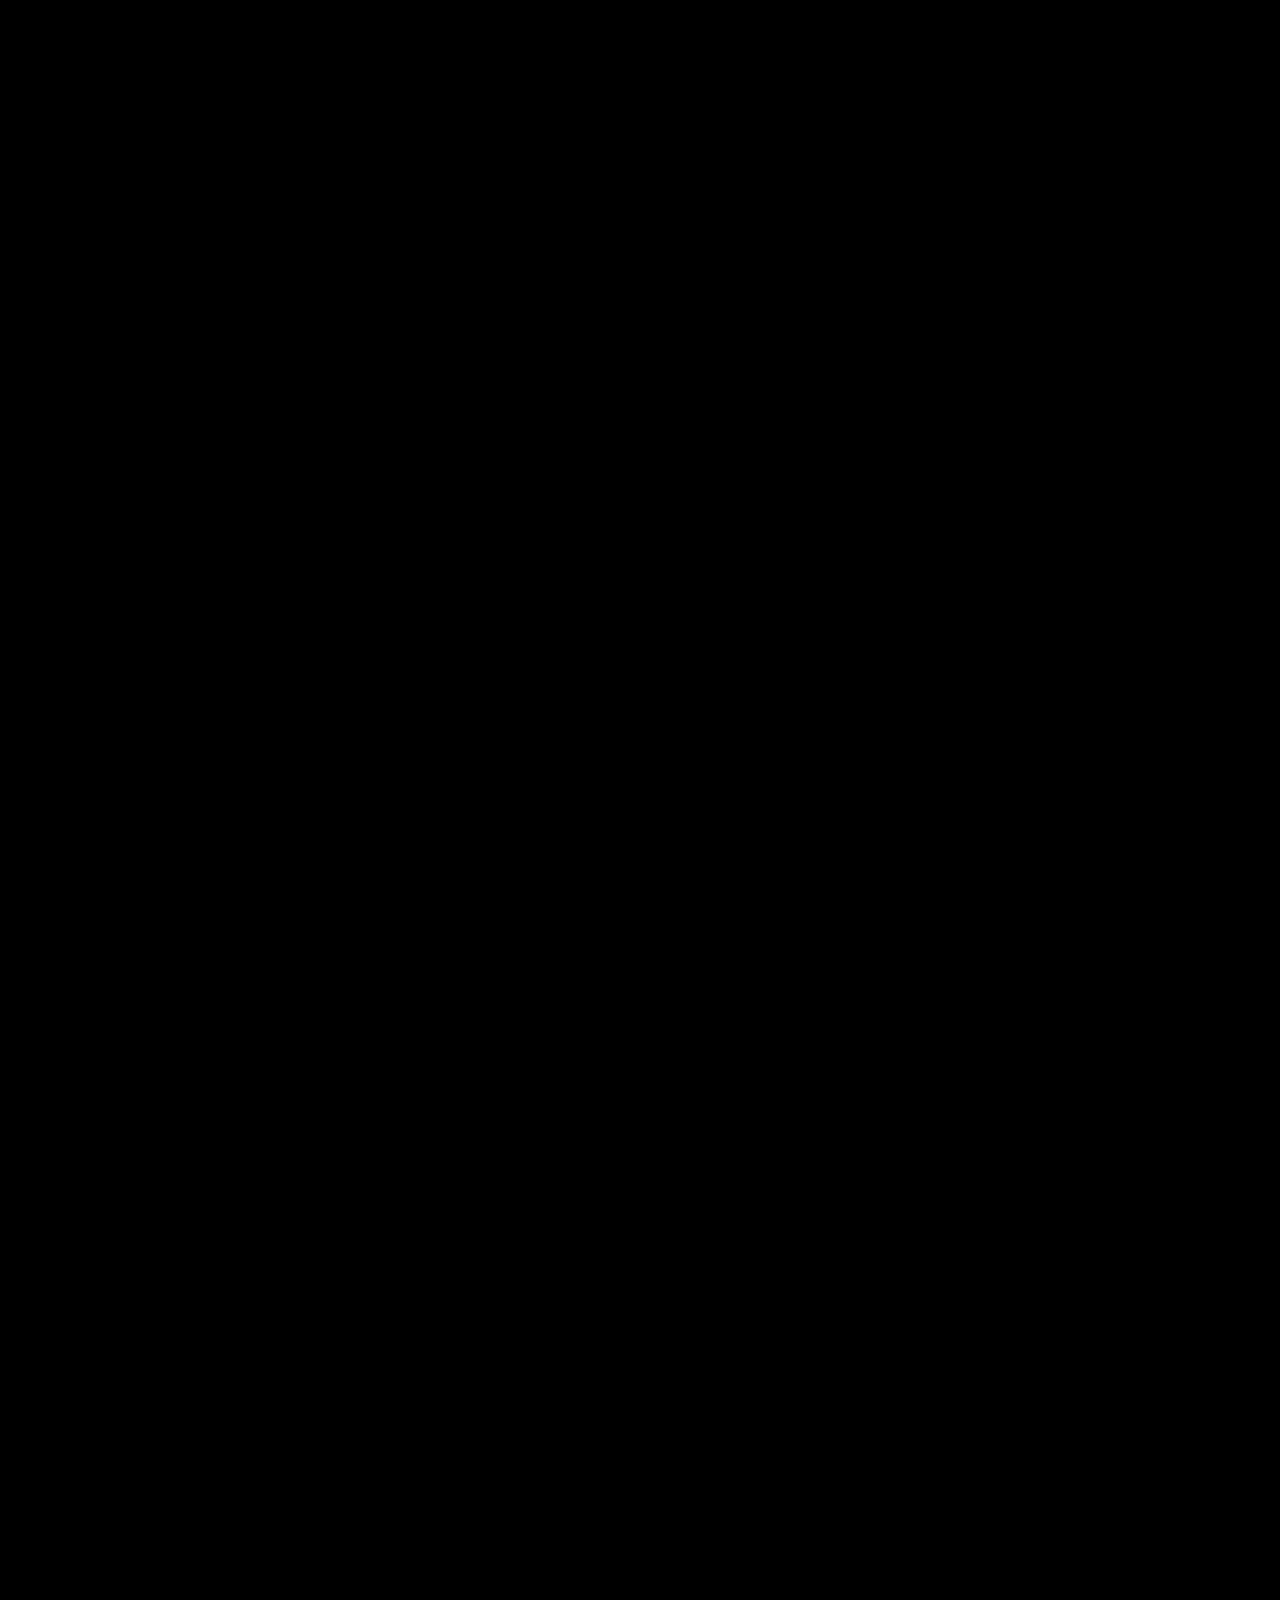
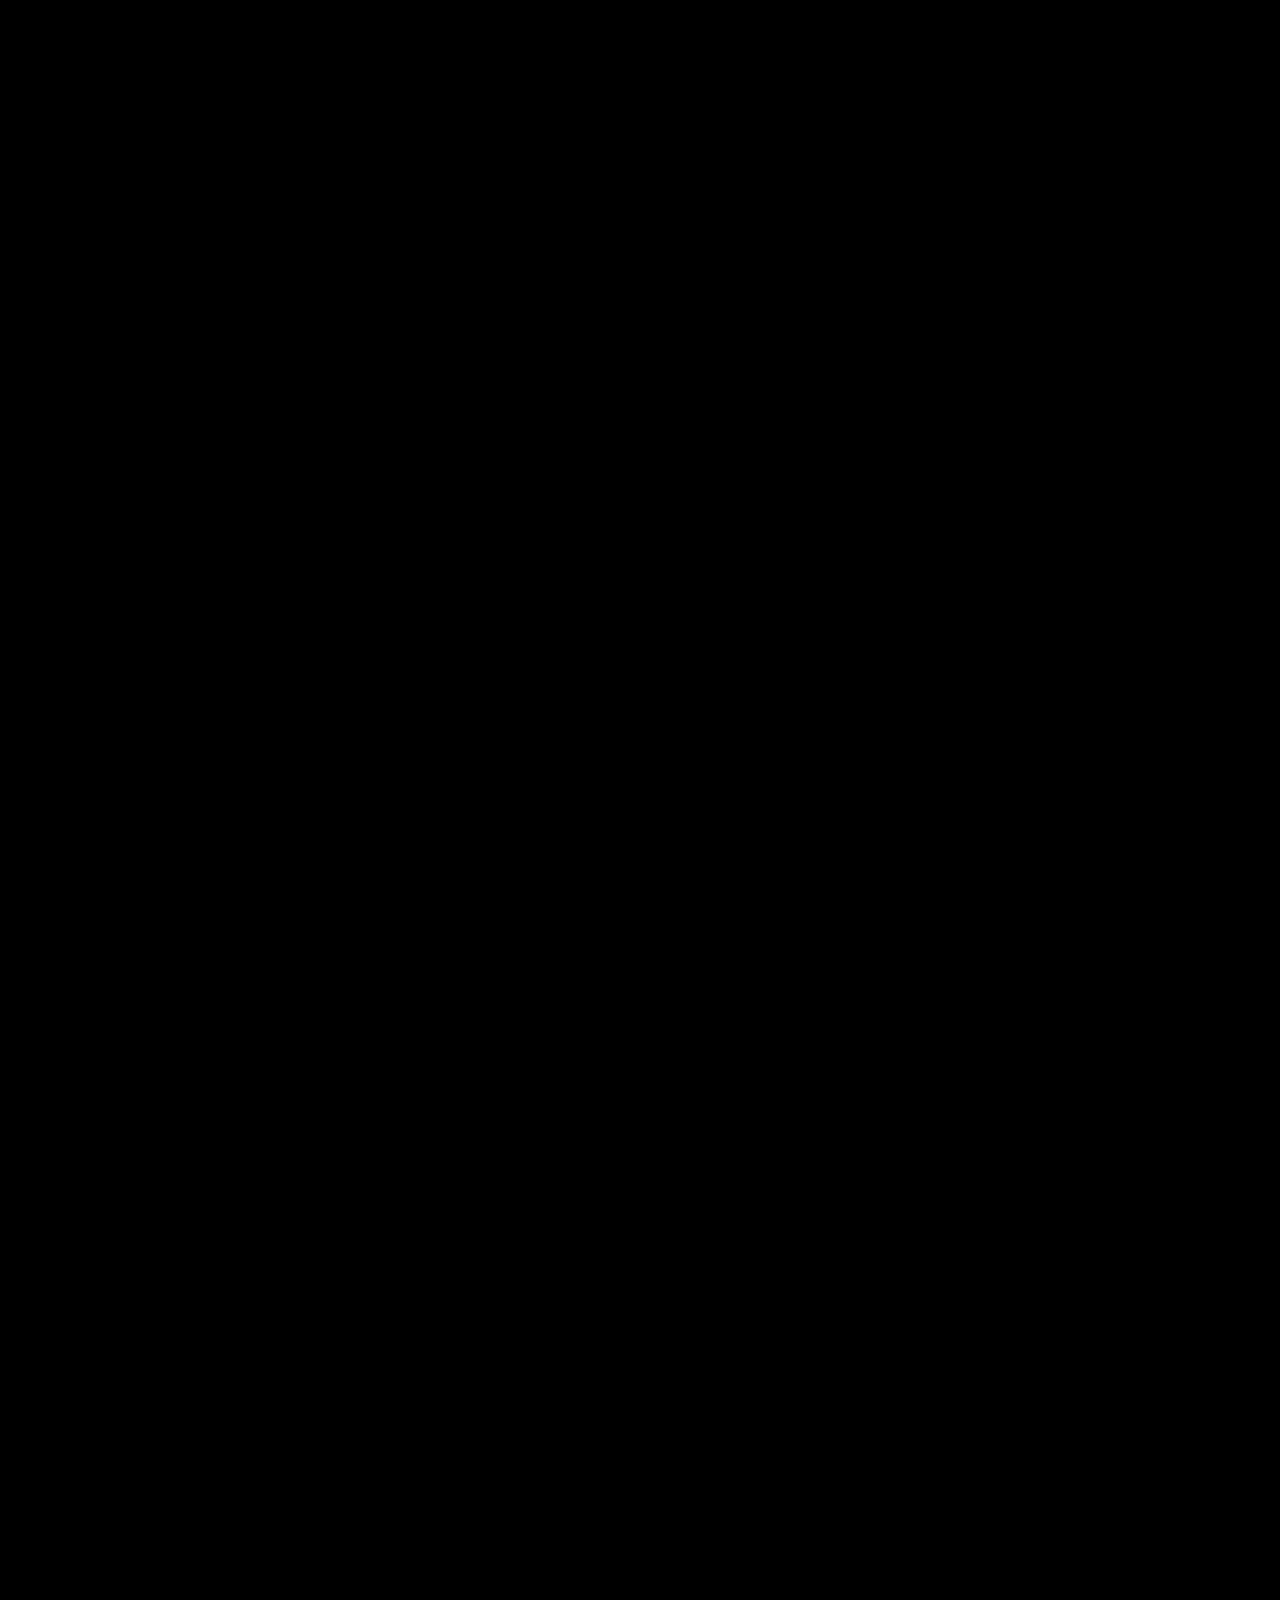
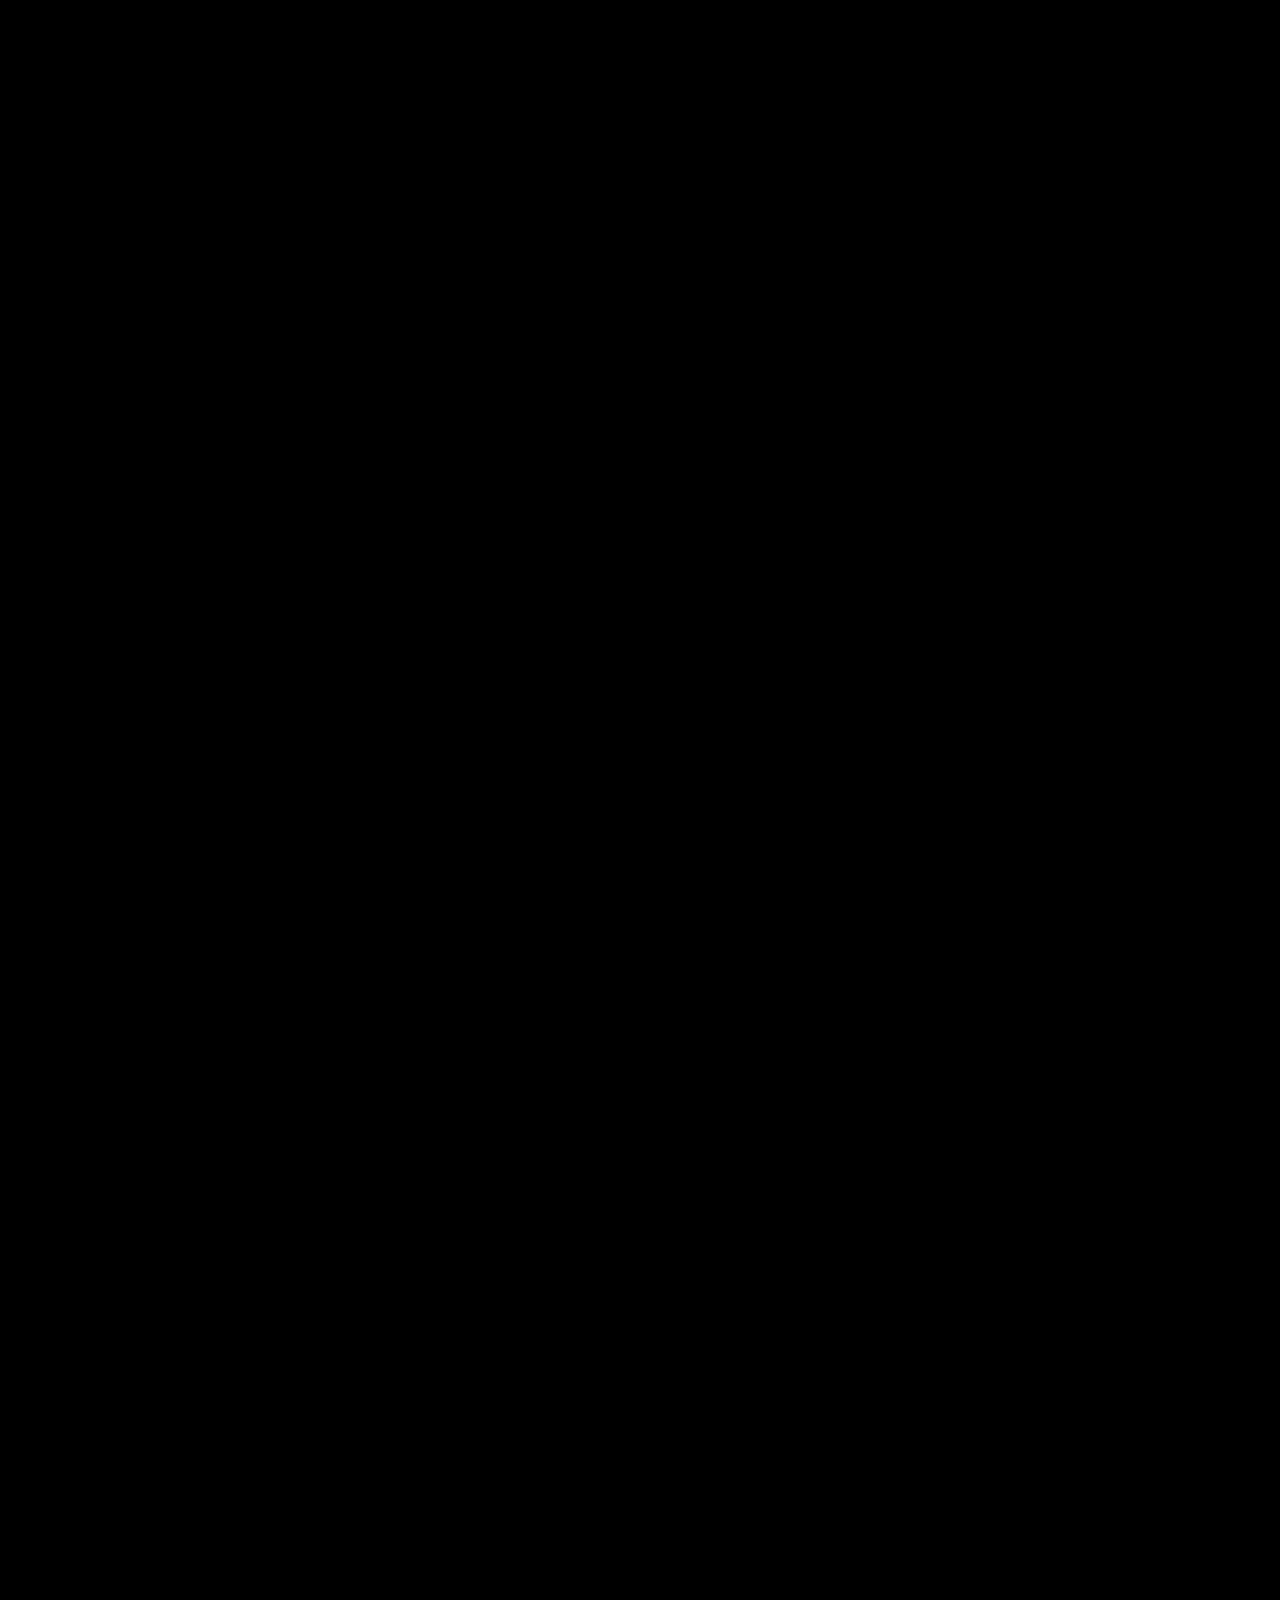
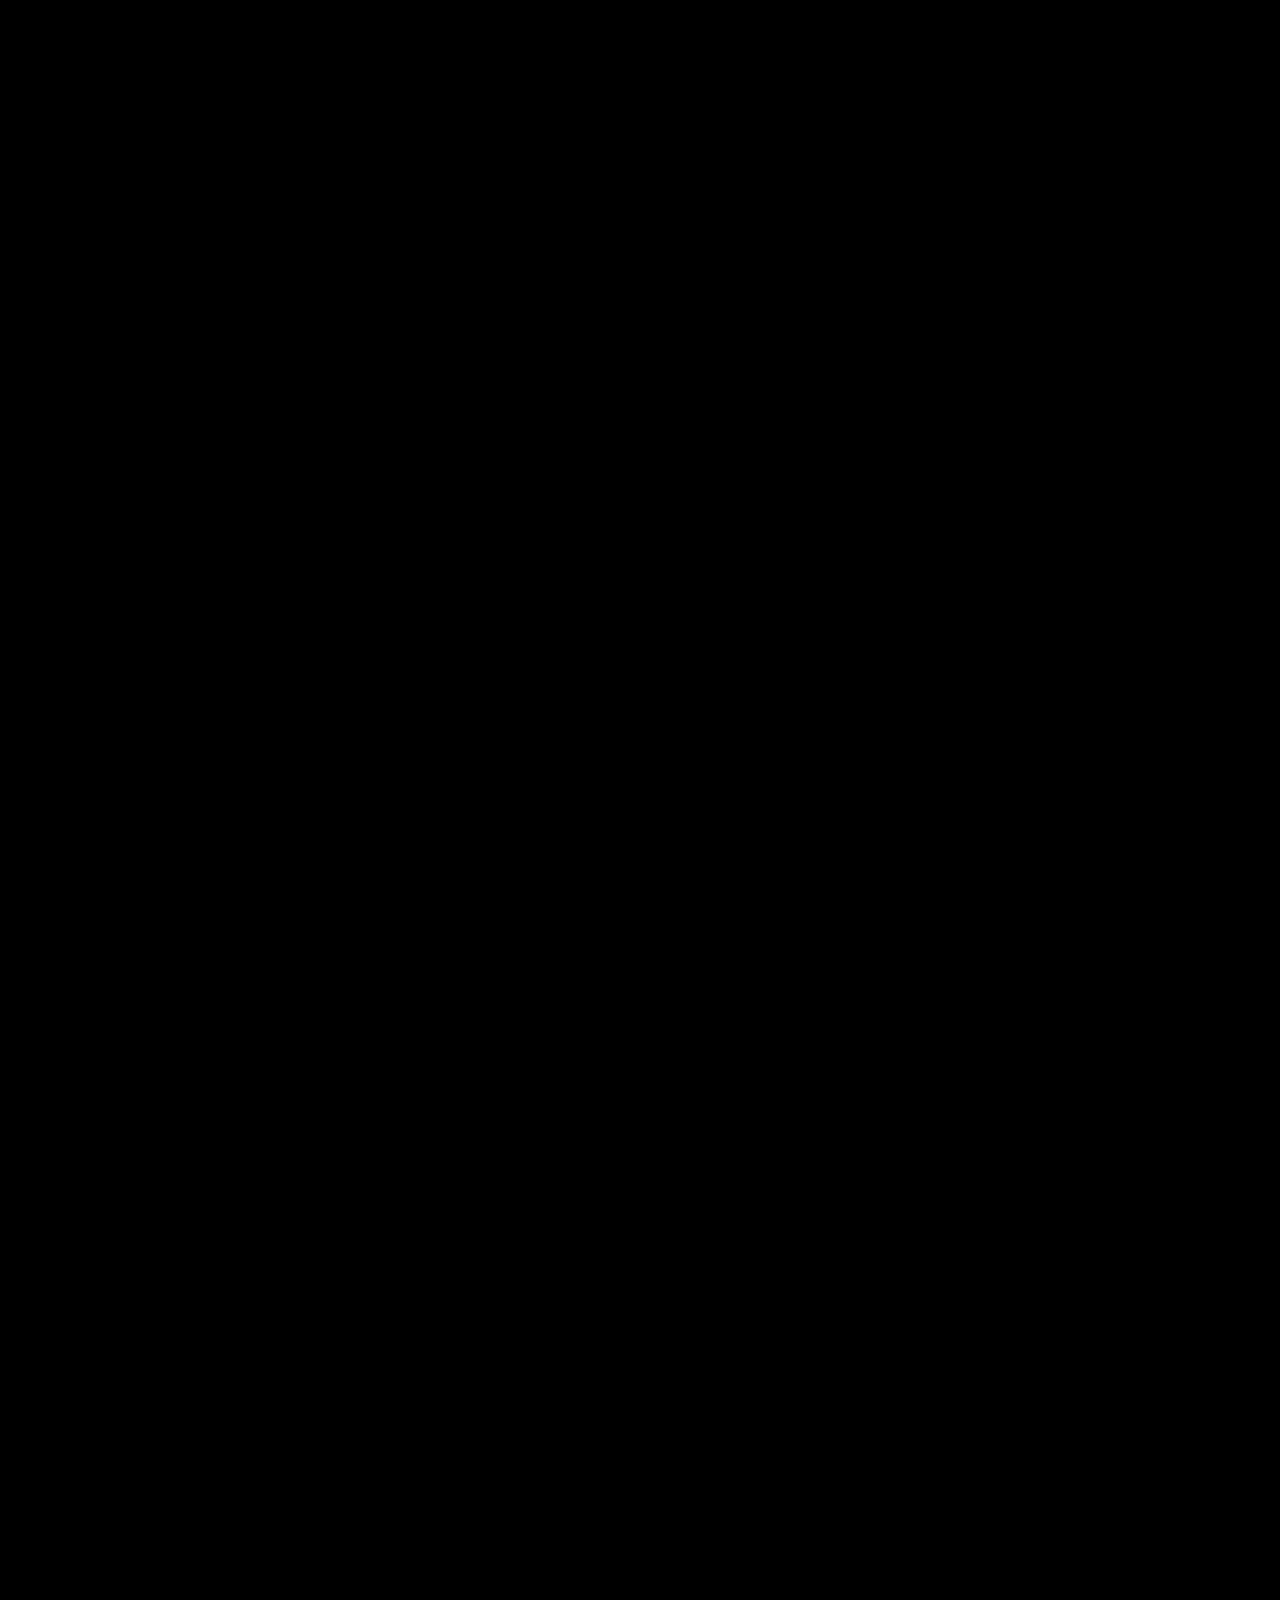
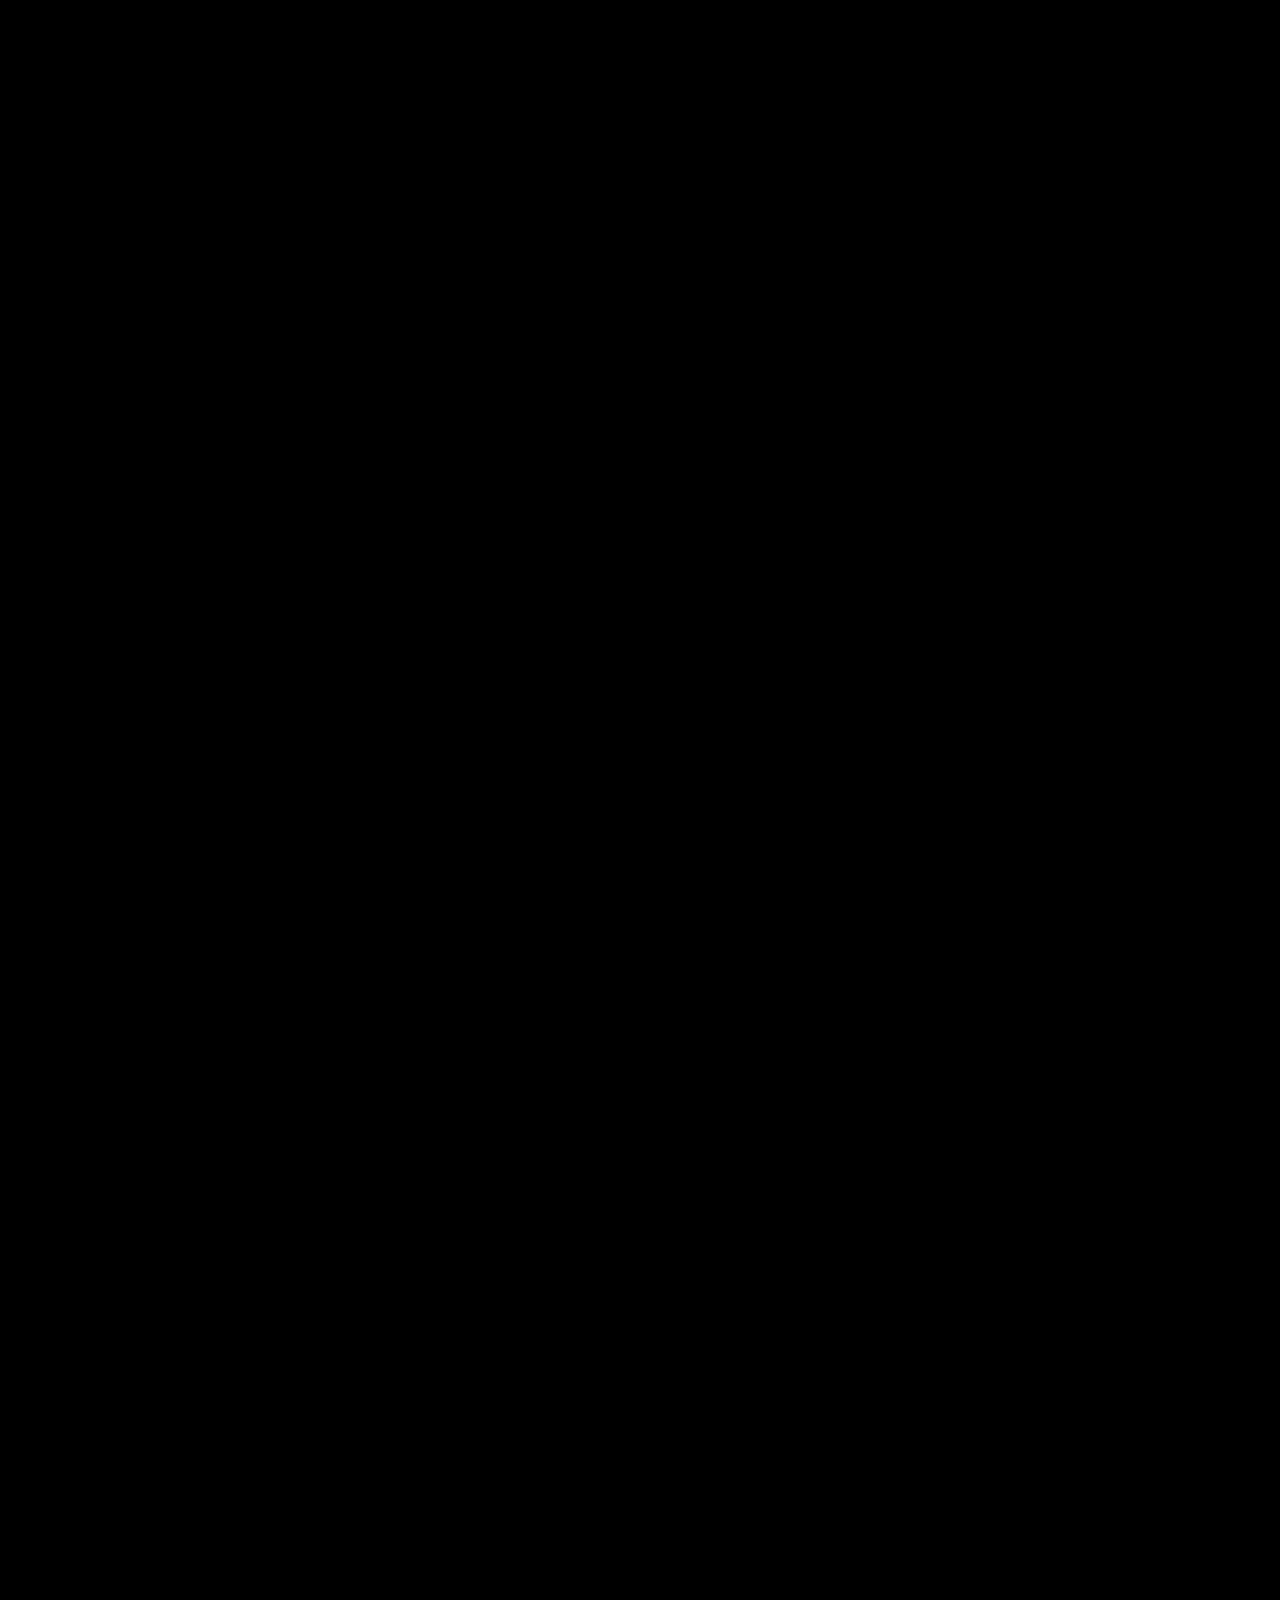
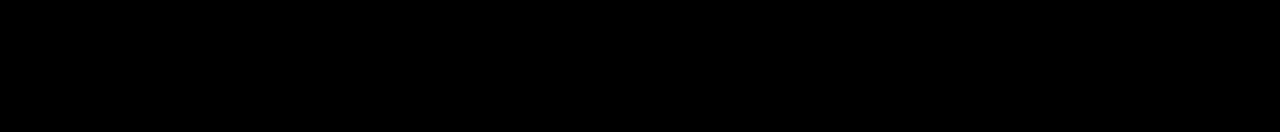
<file: lucidRumination.html>
<!DOCTYPE html>
<html lang="en">
  <head>
    <meta charset="UTF-8">
    <meta name="viewport" content="width=device-width, initial-scale=1.0">
    <meta http-equiv="X-UA-Compatible" content="ie=edge">
    <title>Lucid Rumination — Rain's Portfolio</title>
    <link href="https://cdn.jsdelivr.net/npm/bootstrap@5.0.2/dist/css/bootstrap.min.css" rel="stylesheet" integrity="sha384-EVSTQN3/azprG1Anm3QDgpJLIm9Nao0Yz1ztcQTwFspd3yD65VohhpuuCOmLASjC" crossorigin="anonymous">
    <style>

      /* ─── Color scheme: matches index.html ─── */
      :root {
        --bg:       #000000;
        --surface:  #1a1a1a;
        --border:   #2a2a2a;
        --accent:   #fab011;
        --text:     #c8c8c8;
        --text-dim: #b4b4b4;
        --heading:  #f0f0f0;
      }

      *, *::before, *::after { box-sizing: border-box; }

      html { scroll-behavior: auto; }

      body {
        margin: 0;
        overflow-x: hidden;
        background: #000;
        color: var(--text);
        font-family: 'Courier New', monospace;
      }

      /* ─── NAV ─── */
      nav {
        position: fixed;
        top: 0; left: 0; right: 0;
        z-index: 1000;
        display: flex;
        align-items: center;
        justify-content: space-between;
        padding: 20px 60px;
        background: rgba(15,15,15,0.85);
        backdrop-filter: blur(12px);
        border-bottom: 1px solid var(--border);
      }

      .nav-name {
        font-size: 1vw;
        letter-spacing: 4px;
        text-transform: uppercase;
        color: var(--heading);
        text-decoration: none;
        font-weight: 700;
      }

      .nav-links {
        list-style: none;
        margin: 0; padding: 0;
        display: flex; gap: 32px;
      }

      .nav-links a {
        font-size: 0.9vw;
        letter-spacing: 3px;
        text-transform: uppercase;
        color: var(--text);
        text-decoration: none;
        transition: color 0.2s;
      }

      .nav-links a:hover { color: var(--accent); }

      /* ─── FIXED VIEWPORT ─── */
      #lr-viewport {
        position: fixed;
        inset: 0;
        overflow: hidden;
        z-index: 1;
        background: transparent;
      }

      /* ─── HORIZONTAL STRIP ─── */
      #lr-strip {
        display: flex;
        flex-direction: row;
        height: 100vh;
        width: max-content;
        will-change: transform;
        background: url('images/lrimg.png') left center / auto 100% no-repeat;
      }

      /* ─── PANEL BASE ─── */
      .panel {
        width: 100vw;
        height: 100vh;
        flex-shrink: 0;
        position: relative;
        overflow: hidden;
        display: flex;
        flex-direction: column;
        justify-content: center;
        padding: 80px 60px 40px;
        box-sizing: border-box;
        background: transparent;
        color: var(--text);
      }

      .panel-tall {
        justify-content: flex-start;
        padding-top: 100px;
      }

      .panel-tall .portboxes {
        flex: 1;
        min-height: 0;
      }

      .panel-wide  { width: 150vw; }
      .panel-xwide { width: 170vw; }

      /* Vertical divider between panels */
      .panel + .panel::before {
        content: '';
        position: absolute;
        left: 0; top: 10%;
        height: 80%; width: 2px;
        background: var(--border);
        border-radius: 999px;
        z-index: 0;
      }

      /* Top-to-bottom black gradient on non-hero panels to highlight headers */
      .panel:not(.panel-hero)::after {
        content: '';
        position: absolute;
        inset: 0;
        background: linear-gradient(to bottom, rgba(0,0,0,0.88) 0%, rgba(0,0,0,0.45) 30%, transparent 60%);
        pointer-events: none;
        z-index: 0;
      }

      /* Ensure panel content sits above gradient */
      .panel:not(.panel-hero) > * {
        position: relative;
        z-index: 1;
      }

      /* Ghost panel number */
      .panel-num {
        position: absolute;
        bottom: 24px; left: 60px;
        font-size: clamp(70px, 10vw, 130px);
        font-weight: 900;
        color: rgba(255,255,255,0.0);
        letter-spacing: 6px;
        line-height: 1;
        pointer-events: none;
        user-select: none;
        font-family: 'Courier New', monospace;
      }

      /* ─── HERO PANEL ─── */
      .panel-hero {
        padding: 0;
        justify-content: flex-end;
        width: 100vw;
      }

      .hero-img {
        position: absolute;
        inset: 0;
        overflow: hidden;
      }

      .hero-img img {
        width: 100%; height: 100%;
        object-fit: cover;
        opacity: 0.55;
        filter: grayscale(20%);
      }

      /* Gradient overlay: black left → transparent right, plus bottom fade */
      .hero-overlay {
        position: absolute; inset: 0;
        background:
          linear-gradient(to right, rgba(0,0,0,0.85) 0%, rgba(0,0,0,0.4) 50%, transparent 100%),
          linear-gradient(to top,   rgba(0,0,0,0.6)  0%, transparent 50%);
        z-index: 1;
      }

      .hero-watermark {
        position: absolute; top: 50%; left: 50%;
        transform: translate(-50%, -50%);
        font-size: clamp(140px, 24vw, 360px);
        font-weight: 900; letter-spacing: 8px;
        color: rgba(255,255,255,0.03);
        text-transform: uppercase; white-space: nowrap;
        pointer-events: none; user-select: none; line-height: 1;
        font-family: 'Courier New', monospace;
      }

      .hero-content {
        position: relative; z-index: 2;
        padding: 0 60px 70px;
      }

      .hero-tag {
        font-size: 1vw;
        letter-spacing: 4px;
        text-transform: uppercase;
        color: var(--accent);
        font-weight: 700;
        margin-bottom: 20px;
      }

      .hero-title {
        font-size: clamp(64px, 10vw, 140px);
        font-weight: 900;
        line-height: 0.92;
        letter-spacing: -2px;
        color: var(--heading);
        text-transform: uppercase;
        margin: 0 0 32px;
        font-family: 'Courier New', monospace;
      }

      /* ─── HERO META ROW ─── */
      .hero-meta {
        display: flex;
        gap: 40px;
        flex-wrap: wrap;
      }

      .meta-item {
        display: flex;
        flex-direction: column;
        gap: 4px;
      }

      .meta-label {
        font-size: 8px;
        letter-spacing: 3px;
        text-transform: uppercase;
        color: var(--text-dim);
      }

      .meta-value {
        font-size: 13px;
        font-weight: 700;
        letter-spacing: 1px;
        color: var(--heading);
        text-transform: uppercase;
      }

      /* ─── INNER LAYOUT HELPERS ─── */
      .two-col {
        display: grid;
        grid-template-columns: 1fr 1fr;
        gap: 48px;
        align-items: start;
      }

      .three-col {
        display: grid;
        grid-template-columns: 1fr 1fr 1fr;
        gap: 48px;
        align-items: start;
      }

      /* ─── SECTION HEADERS ─── */
      .portHeader {
        font-size: clamp(20px, 2.5vw, 30px);
        font-weight: 900;
        letter-spacing: 4px;
        text-transform: uppercase;
        color: var(--heading);
        margin: 0 0 28px;
        font-family: 'Courier New', monospace;
      }

      /* ─── PORTBOXES ─── */
      .panel .portboxes {
        padding: 0;
        border-bottom: none;
        width: 100%;
        max-width: 100%;
        display: flex;
        flex-direction: column;
        height: 100%;
      }

      .panel .portHeader { margin-bottom: 28px; }

      .panel p {
        font-size: 12px;
        line-height: 1.85;
        color: var(--text);
        margin-bottom: 12px;
      }

      /* ─── SPEC GRID ─── */
      .specGrid {
        display: grid;
        grid-template-columns: repeat(3, 1fr);
        gap: 1px;
        background: var(--border);
        border: 1px solid var(--border);
        max-width: 600px;
      }

      .specCard {
        background: var(--surface);
        padding: 20px 24px;
      }

      /* ─── TAGS ─── */
      .tags {
        display: flex;
        flex-wrap: wrap;
        gap: 8px;
        margin-top: 20px;
      }

      .tag {
        font-size: 9px;
        letter-spacing: 2px;
        text-transform: uppercase;
        color: var(--accent);
        border: 1px solid var(--accent);
        padding: 4px 10px;
      }

      /* ─── SUB LIST ─── */
      .subList {
        display: flex;
        flex-direction: column;
      }

      .subItem {
        display: grid;
        grid-template-columns: 160px 1fr;
        gap: 24px;
        padding: 16px 0;
        border-bottom: 1px solid var(--border);
      }

      .subItem:last-child { border-bottom: none; }

      .subTitle {
        font-size: 10px;
        letter-spacing: 2px;
        text-transform: uppercase;
        color: var(--accent);
        font-weight: 700;
        padding-top: 2px;
      }

      /* ─── IMAGE PLACEHOLDERS ─── */
      .imgPlaceholder {
        background: var(--surface);
        border: 1px solid var(--border);
        display: flex;
        flex-direction: column;
        align-items: center;
        justify-content: center;
        gap: 12px;
        color: var(--text-dim);
        font-size: 9px;
        letter-spacing: 3px;
        text-transform: uppercase;
        aspect-ratio: 16/9;
        overflow: hidden;
      }

      .imgPlaceholder img {
        width: 100%; height: 100%;
        object-fit: cover;
        display: block;
      }

      .imgPlaceholder svg {
        width: 28px; height: 28px;
        opacity: 0.3;
        stroke: var(--text-dim);
      }

      /* ─── TAKEAWAY GRID ─── */
      .takeawayGrid {
        display: grid;
        grid-template-columns: repeat(2, 1fr);
        gap: 1px;
        background: var(--border);
        border: 1px solid var(--border);
        max-width: 640px;
        margin-bottom: 24px;
      }

      .takeawayItem {
        background: var(--surface);
        padding: 20px 24px;
        font-size: 11px;
        line-height: 1.7;
        letter-spacing: 1px;
        color: var(--text);
      }

      /* ─── FOOTER ─── */
      .panel-footer-row {
        margin-top: 36px;
        padding-top: 24px;
        border-top: 1px solid var(--border);
        display: flex;
        justify-content: space-between;
        align-items: center;
      }

      .footer-back {
        font-size: 9px;
        letter-spacing: 3px;
        text-transform: uppercase;
        color: var(--accent);
        text-decoration: none;
        transition: opacity 0.2s;
      }

      .footer-back:hover { opacity: 0.7; }

      .footer-label {
        font-size: 9px;
        letter-spacing: 3px;
        text-transform: uppercase;
        color: var(--text-dim);
      }

      /* ─── PROGRESS BAR ─── */
      #progress-bar {
        position: fixed;
        top: 0; left: 0;
        height: 2px;
        width: 0%;
        background: var(--accent);
        z-index: 9999;
        transition: width 0.05s linear;
      }

      /* ─── SCROLL HINT ─── */
      #scroll-hint {
        position: fixed;
        bottom: 28px; right: 40px;
        display: flex; align-items: center; gap: 12px;
        z-index: 9998;
        pointer-events: none;
        transition: opacity 0.4s;
      }

      #scroll-hint span {
        font-size: 1vw; letter-spacing: 3px;
        color: var(--text);
        text-transform: uppercase; font-weight: 700;
        font-family: 'Courier New', monospace;
      }

      .hint-arrow {
        width: 36px; height: 1px;
        background: var(--accent);
        position: relative;
        animation: hintPulse 1.8s ease-in-out infinite;
      }

      .hint-arrow::after {
        content: '';
        position: absolute; right: 0; top: -3px;
        width: 6px; height: 6px;
        border-top: 1px solid var(--accent);
        border-right: 1px solid var(--accent);
        transform: rotate(45deg);
      }

      @keyframes hintPulse {
        0%, 100% { opacity: 0.4; transform: translateX(0); }
        50%       { opacity: 1;   transform: translateX(6px); }
      }

      /* ─── CUSTOM CURSOR ─── */
      .cursor {
        position: fixed;
        width: 8px; height: 8px;
        background: var(--accent);
        border-radius: 50%;
        pointer-events: none;
        z-index: 99999;
        transform: translate(-50%, -50%);
        transition: transform 0.1s;
        mix-blend-mode: difference;
      }

      /* ─── MOBILE ─── */
      @media (max-width: 900px) {
        nav { padding: 16px 24px; }
        .nav-links { gap: 16px; }

        body { overflow-x: hidden; overflow-y: auto; }
        #lr-viewport { position: static; overflow: visible; }
        #lr-strip {
          display: block;
          width: 100%;
          height: auto;
          transform: none !important;
        }

        .panel,
        .panel-wide,
        .panel-xwide {
          width: 100% !important;
          height: auto !important;
          min-height: unset;
          flex-shrink: unset;
          padding: 80px 24px 48px;
          display: block;
          border-bottom: 1px solid var(--border);
        }

        .panel + .panel::before { display: none; }

        .panel-hero {
          height: 100vh !important;
          padding: 0 !important;
          display: flex !important;
          flex-direction: column !important;
          justify-content: flex-end !important;
        }

        .panel-hero .hero-content { padding: 0 24px 50px; }

        .panel-num,
        #progress-bar,
        #scroll-hint { display: none !important; }

        .two-col, .three-col { grid-template-columns: 1fr; gap: 24px; }
        .specGrid { grid-template-columns: 1fr 1fr; }
        .takeawayGrid { grid-template-columns: 1fr; }
        .subItem { grid-template-columns: 1fr; gap: 8px; }

        .panel-footer-row {
          flex-direction: column;
          gap: 16px;
          text-align: center;
        }

        #lr-spacer { display: none; }
      }

    </style>
  </head>
  <body>

    <!-- Progress bar -->
    <div id="progress-bar"></div>

    <!-- Scroll hint -->
    <div id="scroll-hint">
      <span>Scroll to explore</span>
      <div class="hint-arrow"></div>
    </div>

    <!-- Custom cursor -->
    <div class="cursor" id="cursor"></div>

    <!-- NAV -->
    <nav>
      <a href="index.html" class="nav-name">Rain Athkravisoonthorn</a>
      <ul class="nav-links">
        <li><a href="index.html">Home</a></li>
        <li><a href="index.html#collabSec">Projects</a></li>
        <li><a href="index.html#gamejamSec">Game Jams</a></li>
        <li><a href="https://drive.google.com/file/d/1_CIBUZWDlETuJnPdX2_xAOFBxt5QVq7J/view?usp=sharing" target="_blank">Resume</a></li>
        <li><a href="index.html#servCont">Contact</a></li>
      </ul>
    </nav>

    <!--
      #lr-spacer: invisible tall div that gives the body scroll room.
      JS sets its height = total horizontal scroll distance.
      #lr-viewport stays fixed; we translate #lr-strip based on scrollY.
    -->
    <div id="lr-spacer"></div>

    <!-- Fixed viewport -->
    <div id="lr-viewport">
      <div id="lr-strip">

        <!-- ══════════════════════════════
             PANEL 0 — HERO
        ══════════════════════════════ -->
        <div class="panel panel-hero">
          <div class="hero-img">
            <img src="images/lrimg.png" alt="Lucid Rumination" id="heroImg">
            <div class="hero-img-placeholder" id="heroBg">
              <svg viewBox="0 0 24 24" fill="none" stroke="currentColor" stroke-width="1"><rect x="2" y="3" width="20" height="14" rx="2"/><path d="M8 21h8M12 17v4"/></svg>
              Key Art / Cover Image
            </div>
          </div>
          <div class="hero-watermark">LR</div>
          <div class="hero-overlay"></div>
          <div class="hero-content">
            <div class="hero-tag">Capstone Project &nbsp;·&nbsp; Jiji Games &nbsp;·&nbsp; UC Irvine</div>
            <h1 class="hero-title">Lucid<br>Rumination</h1>
            <div class="hero-meta">
              <div class="meta-item">
                <span class="meta-label">Genre</span>
                <span class="meta-value">FPS Roguelite / Horror</span>
              </div>
              <div class="meta-item">
                <span class="meta-label">Engine</span>
                <span class="meta-value">Unity</span>
              </div>
              <div class="meta-item">
                <span class="meta-label">Platform</span>
                <span class="meta-value">PC (Windows)</span>
              </div>
              <div class="meta-item">
                <span class="meta-label">Duration</span>
                <span class="meta-value">10 Weeks</span>
              </div>
            </div>
          </div>
        </div>

        <!-- ══════════════════════════════
             PANEL 1 — OVERVIEW
        ══════════════════════════════ -->
        <div class="panel panel-wide">
          <span class="panel-num">01</span>
          <div class="portboxes">
            <h2 class="portHeader">Overview</h2>
            <div class="three-col">
              <div>
                <p>Lucid Rumination is a first-person psychological horror roguelite developed as a junior-year capstone project at the University of California, Irvine, in collaboration with a small team under the name Jiji Games.</p>
                <p>The project focused on systems-driven design and full-cycle Unity development, with an emphasis on building cohesive, interdependent gameplay systems within a constrained production timeline.</p>
                <div class="tags">
                  <span class="tag">Systems Design</span>
                  <span class="tag">Gameplay Programming</span>
                  <span class="tag">AI Implementation</span>
                  <span class="tag">Optimization</span>
                  <span class="tag">Scrum</span>
                </div>
              </div>
              <div>
                <p>Players take on the role of Miki, a coma patient undergoing experimental therapy, navigating procedurally generated environments shaped by memory, trauma, and psychological distortion.</p>
                <p>The experience blends melee-focused combat, roguelite progression, and narrative-driven design to create a systemically rich and thematically unified gameplay loop.</p>
              </div>
              <div class="imgPlaceholder" style="aspect-ratio:4/3;">
                <img src="images/lrimg.png" alt="" id="overviewImg">
                <svg viewBox="0 0 24 24" fill="none" stroke="currentColor" stroke-width="1"><rect x="2" y="3" width="20" height="14" rx="2"/><path d="M8 21h8M12 17v4"/></svg>
                Gameplay Screenshot
              </div>
            </div>
          </div>
        </div>

        <!-- ══════════════════════════════
             PANEL 2 — PROJECT SCOPE
        ══════════════════════════════ -->
        <div class="panel">
          <span class="panel-num">02</span>
          <div class="portboxes">
            <h2 class="portHeader">Project Scope</h2>
            <div class="specGrid">
              <div class="specCard"><div class="meta-label">Development Time</div><div class="meta-value">10 Weeks</div></div>
              <div class="specCard"><div class="meta-label">Engine</div><div class="meta-value">Unity</div></div>
              <div class="specCard"><div class="meta-label">Platform</div><div class="meta-value">PC (Windows)</div></div>
              <div class="specCard"><div class="meta-label">Genre</div><div class="meta-value">FPS Roguelite / Horror</div></div>
              <div class="specCard"><div class="meta-label">Team</div><div class="meta-value">Jiji Games</div></div>
              <div class="specCard"><div class="meta-label">My Role</div><div class="meta-value">Systems · AI · Optimization</div></div>
            </div>
          </div>
        </div>

        <!-- ══════════════════════════════
             PANEL 3 — DESIGN GOALS
        ══════════════════════════════ -->
        <div class="panel panel-wide">
          <span class="panel-num">03</span>
          <div class="portboxes">
            <h2 class="portHeader">Design Goals</h2>
            <p style="max-width:560px; margin-bottom:24px;">The primary goal was to explore the design and implementation of multiple high-functioning gameplay systems and ensure their cohesion within a unified player experience.</p>
            <div class="subList">
              <div class="subItem"><div class="subTitle">Scope Management</div><p style="margin:0;">Scalable scope management under time and resource constraints, requiring continuous reprioritization across the 10-week production window.</p></div>
              <div class="subItem"><div class="subTitle">Modular AI</div><p style="margin:0;">Development of modular AI systems allowing rapid iteration as design requirements evolved throughout production.</p></div>
              <div class="subItem"><div class="subTitle">Systems Integration</div><p style="margin:0;">Integration of combat, inventory, AI, and progression systems with clear design intent and minimal coupling.</p></div>
              <div class="subItem"><div class="subTitle">Narrative Mechanics</div><p style="margin:0;">Reinforcement of psychological themes through mechanics and visual feedback rather than exposition.</p></div>
              <div class="subItem"><div class="subTitle">Architecture</div><p style="margin:0;">Single-entry architecture for clean initialization, paired with object pooling to hit performance targets.</p></div>
            </div>
          </div>
        </div>

        <!-- ══════════════════════════════
             PANEL 4 — GAMEPLAY SYSTEMS
        ══════════════════════════════ -->
        <div class="panel panel-xwide panel-tall">
          <div class="portboxes">
            <h2 class="portHeader">Gameplay Systems</h2>
            <div style="display:grid; grid-template-columns:1fr 1px 1fr; gap:0 40px; align-items:start; flex:1; min-height:0; overflow:hidden;">
              <!-- Left: system descriptions -->
              <div class="subList" style="overflow:hidden;">
                <div class="subItem"><div class="subTitle">Roguelite Loop</div><p style="margin:0;">Hub preparation → procedurally generated combat rooms → upgrade collection → boss encounters. Death resets runs but retained resources reward long-term investment.</p></div>
                <div class="subItem"><div class="subTitle">Memory Integrity</div><p style="margin:0;">Weapons degrade with no numerical indicator — deterioration communicated through visual and audio feedback, reinforcing themes of memory loss.</p></div>
                <div class="subItem"><div class="subTitle">Inventory & Weapons</div><p style="margin:0;">Grid-based inventory inspired by Resident Evil, combined with weapon merging for run-specific builds. Item retention decisions after death make loss a core design pillar.</p></div>
                <div class="subItem"><div class="subTitle">Companion & Boon System</div><p style="margin:0;">Inspired by Hades — companions offer boons, upgrades, and narrative context, expanding builds while deepening emotional engagement.</p></div>
                <div class="subItem"><div class="subTitle">Combat & Movement</div><p style="margin:0;">Animation-driven melee combat with precise hitbox alignment and root motion. Emphasizes physicality and responsiveness.</p></div>
              </div>
              <!-- Vertical divider -->
              <div style="width:2px; background:var(--border, #1e1e1e); height:80%; align-self:center; border-radius:999px;"></div>
              <!-- Right: screenshot stack -->
              <div style="display:flex; flex-direction:column; gap:8px; height:100%;">
                <div class="imgPlaceholder" style="flex:1; aspect-ratio:unset;">
                  <svg viewBox="0 0 24 24" fill="none" stroke="currentColor" stroke-width="1"><rect x="2" y="3" width="20" height="14" rx="2"/><path d="M8 21h8M12 17v4"/></svg>
                  Hub / Menu UI
                </div>
                <div class="imgPlaceholder" style="flex:1; aspect-ratio:unset;">
                  <svg viewBox="0 0 24 24" fill="none" stroke="currentColor" stroke-width="1"><rect x="2" y="3" width="20" height="14" rx="2"/><path d="M8 21h8M12 17v4"/></svg>
                  Inventory System
                </div>
                <div class="imgPlaceholder" style="flex:1; aspect-ratio:unset;">
                  <svg viewBox="0 0 24 24" fill="none" stroke="currentColor" stroke-width="1"><rect x="2" y="3" width="20" height="14" rx="2"/><path d="M8 21h8M12 17v4"/></svg>
                  Combat Encounter
                </div>
              </div>
            </div>
          </div>
        </div>

        <!-- ══════════════════════════════
             PANEL 5 — TECHNICAL
        ══════════════════════════════ -->
        <div class="panel panel-xwide panel-tall">
          <span class="panel-num">05</span>
          <div class="portboxes">
            <h2 class="portHeader">Technical Implementation</h2>
            <div style="display:grid; grid-template-columns:1fr 1px 1fr; gap:0 40px; align-items:start; flex:1; min-height:0; overflow:hidden;">
              <!-- Left: technical descriptions -->
              <div class="subList" style="overflow:hidden;">
                <div class="subItem"><div class="subTitle">Modular Enemy AI</div><p style="margin:0;">Behavior separated into perception, locomotion, and attack modules governed by a finite state machine. Modular structure enabled rapid iteration as design shifted.</p></div>
                <div class="subItem"><div class="subTitle">Procedural Environments</div><p style="margin:0;">Modular room templates assembled procedurally while maintaining thematic consistency — tone evolves from clinical to abstract alongside the narrative.</p></div>
                <div class="subItem"><div class="subTitle">Animation Pipeline</div><p style="margin:0;">Player and enemy actions driven by Blender animations using root motion with carefully aligned hitboxes for gameplay clarity.</p></div>
                <div class="subItem"><div class="subTitle">Performance & Architecture</div><p style="margin:0;">Single-entry architecture initializes all core managers through one central game object. Object pooling reduces overhead and keeps the codebase clean and scalable.</p></div>
              </div>
              <!-- Vertical divider -->
              <div style="width:2px; background:var(--border, #1e1e1e); height:80%; align-self:center; border-radius:999px;"></div>
              <!-- Right: diagrams stacked -->
              <div style="display:flex; flex-direction:column; gap:12px; height:100%;">
                <div class="imgPlaceholder" style="flex:1; aspect-ratio:unset;">
                  <svg viewBox="0 0 24 24" fill="none" stroke="currentColor" stroke-width="1"><circle cx="12" cy="12" r="3"/><path d="M12 2v3M12 19v3M4.22 4.22l2.12 2.12M17.66 17.66l2.12 2.12M2 12h3M19 12h3M4.22 19.78l2.12-2.12M17.66 6.34l2.12-2.12"/></svg>
                  AI State Machine Diagram
                </div>
                <div class="imgPlaceholder" style="flex:1; aspect-ratio:unset;">
                  <svg viewBox="0 0 24 24" fill="none" stroke="currentColor" stroke-width="1"><rect x="2" y="7" width="6" height="4" rx="1"/><rect x="9" y="3" width="6" height="4" rx="1"/><rect x="9" y="11" width="6" height="4" rx="1"/><rect x="16" y="7" width="6" height="4" rx="1"/><path d="M8 9h1M15 5l1 2M15 13l1-2"/></svg>
                  Single-Entry Architecture
                </div>
              </div>
            </div>
          </div>
        </div>

        <!-- ══════════════════════════════
             PANEL 6 — PRODUCTION
        ══════════════════════════════ -->
        <div class="panel">
          <span class="panel-num">06</span>
          <div class="portboxes">
            <h2 class="portHeader">Production</h2>
            <div class="two-col">
              <div>
                <p>Development organized using Scrum methodologies with weekly sprints managed through Atlassian tools. Limited team availability required continuous scope adjustment throughout the 10 weeks.</p>
                <p>Quality was preserved by strategically cutting scope while protecting core systems and polish — a real-world demonstration of time, scope, and quality trade-offs.</p>
              </div>
              <div class="imgPlaceholder">
                <img src="images/trellolucid.png" alt="" id="trellolucid">
                <svg viewBox="0 0 24 24" fill="none" stroke="currentColor" stroke-width="1"><rect x="3" y="3" width="18" height="18" rx="2"/><path d="M3 9h18M9 21V9"/></svg>
                Sprint Board / Atlassian
              </div>
            </div>
          </div>
        </div>

        <!-- ══════════════════════════════
             PANEL 7 — TAKEAWAYS
        ══════════════════════════════ -->
        <div class="panel">
          <span class="panel-num">07</span>
          <div class="portboxes">
            <h2 class="portHeader">Key Takeaways</h2>
            <p style="max-width:520px; margin-bottom:24px;">A significant step up from prior game jam and prototype work — hands-on experience across the full production cycle.</p>
            <div class="takeawayGrid">
              <div class="takeawayItem">Designing and integrating complex, interdependent systems</div>
              <div class="takeawayItem">Managing scope and constraints within a team environment</div>
              <div class="takeawayItem">Building scalable technical architecture in Unity</div>
              <div class="takeawayItem">Aligning mechanics with narrative and thematic intent</div>
            </div>
            <div class="panel-footer-row">
              <a href="index.html" class="footer-back">Back to Projects</a>
              <span class="footer-label">Lucid Rumination — Jiji Games</span>
            </div>
          </div>
        </div>

      </div><!-- /lr-strip -->
    </div><!-- /lr-viewport -->

    <script>
      /* ─── Cursor ─── */
      const cursor = document.getElementById('cursor');
      document.addEventListener('mousemove', e => {
        cursor.style.left = e.clientX + 'px';
        cursor.style.top  = e.clientY + 'px';
      });

      /* ─── Hero image fallbacks ─── */
      const heroImg = document.getElementById('heroImg');
      const heroBg  = document.getElementById('heroBg');
      if (heroImg) {
        heroImg.addEventListener('load',  () => { if (heroBg) heroBg.style.display = 'none'; });
        heroImg.addEventListener('error', () => { heroImg.style.display = 'none'; });
      }
      const overviewImg = document.getElementById('overviewImg');
      if (overviewImg) overviewImg.addEventListener('error', () => overviewImg.style.display = 'none');

      /* ─── Detect mobile ─── */
      const isMobile = () => window.innerWidth <= 900;

      /* ─── Horizontal scroll engine ─── */
      const strip       = document.getElementById('lr-strip');
      const spacer      = document.getElementById('lr-spacer');
      const progressBar = document.getElementById('progress-bar');
      const scrollHint  = document.getElementById('scroll-hint');

      let scrollDist = 0;

      function setup() {
        if (isMobile()) {
          spacer.style.height = '0px';
          strip.style.transform = 'none';
          return;
        }

        requestAnimationFrame(() => {
          scrollDist = strip.scrollWidth - window.innerWidth;
          // Give the body enough height to scroll the full distance
          spacer.style.height = (scrollDist + window.innerHeight) + 'px';
          onScroll();
        });
      }

      function onScroll() {
        if (isMobile()) return;
        const scrolled  = window.scrollY;
        const clamped   = Math.min(scrolled, scrollDist);
        const progress  = scrollDist > 0 ? clamped / scrollDist : 0;

        strip.style.transform = `translateX(${-clamped}px)`;
        progressBar.style.width = (progress * 100) + '%';
        scrollHint.style.opacity = scrolled > 40 ? '0' : '1';
      }

      window.addEventListener('scroll', onScroll, { passive: true });

      let resizeTimer;
      window.addEventListener('resize', () => {
        clearTimeout(resizeTimer);
        resizeTimer = setTimeout(setup, 150);
      });

      window.addEventListener('load', setup);
    </script>

  </body>
</html>
</file>
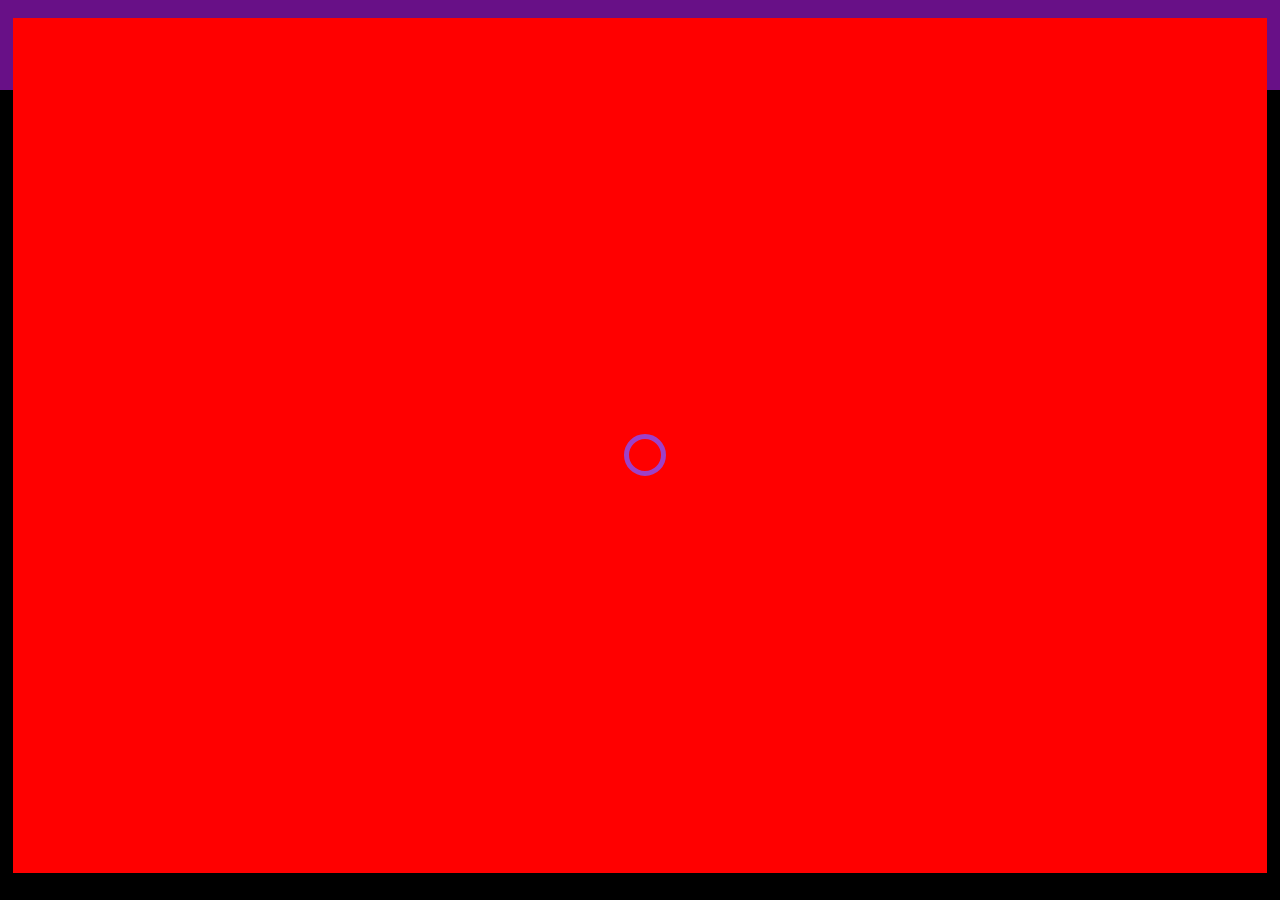
<file: portfolio.html>
<!DOCTYPE html>
<html lang="en">
  <head>
    <meta charset="UTF-8">
    <meta name="viewport" content="width=device-width, initial-scale=1.0">
    <meta http-equiv="X-UA-Compatible" content="ie=edge">
    <title>Rain's Portfolio</title>
    <link href="https://cdn.jsdelivr.net/npm/bootstrap@5.0.2/dist/css/bootstrap.min.css" rel="stylesheet" integrity="sha384-EVSTQN3/azprG1Anm3QDgpJLIm9Nao0Yz1ztcQTwFspd3yD65VohhpuuCOmLASjC" crossorigin="anonymous">

    <link rel="stylesheet" href="styles.css">
  </head>
  <body>
<div class=cursor></div>
	  <!--<div class="intro">
		  <div class="introtext">
                        <h1 class="name-header">
				<span class="name">I'm</span><span class="name">&nbsp;Pornthep Athkravisoonthorn</span><br><span class="name">But please call me</span>
                        </h1>
		</div>
		<h1><span class="name rain px-glitchtext px-glitchtext-anim">RAIN</span></h1>
		</div>  -->
	<div class="navbar">
		
		 <!--
		<h2 id="iam">I am a web</h2>
		<h1 id="developer" class="dd">DEVELOPER</h1>
		<h1 class="dd"><hr>DESIGNER</h1>
		<div class="hire">
			<button type="button" class="btn btn-light"><h3>You're looking to hire</h3></button>
			<button type="button" class="btn btn-outline-light"><h3>You're looking to commission</h3></button>
		</div>
		<div class="portrait">
			<img class="suitpic" src="images/suit1.PNG">
			<img class="suitpic clipPath" src="images/suit1.PNG">
		</div>
	</div>
-->
	<div class="port">
		
	</div>
	<script src="main.js"></script>
  </body>
</html>
</file>
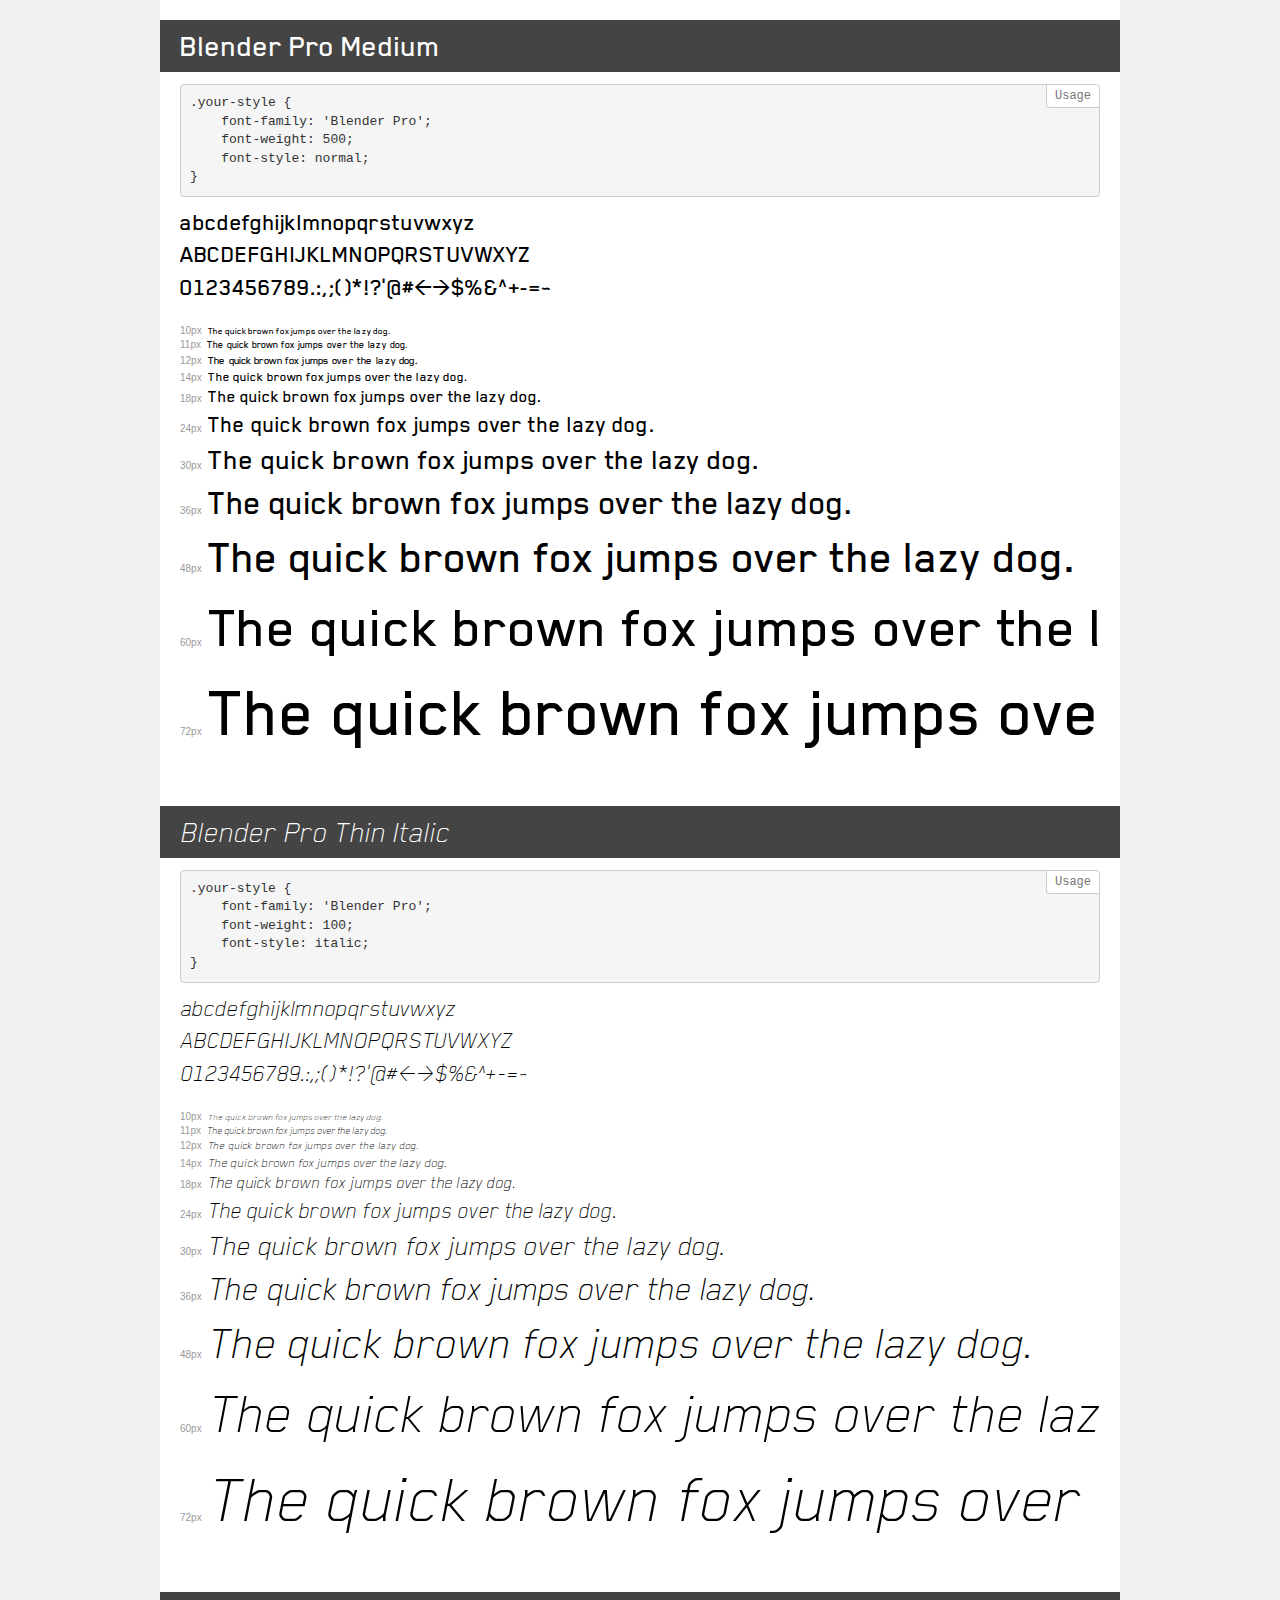
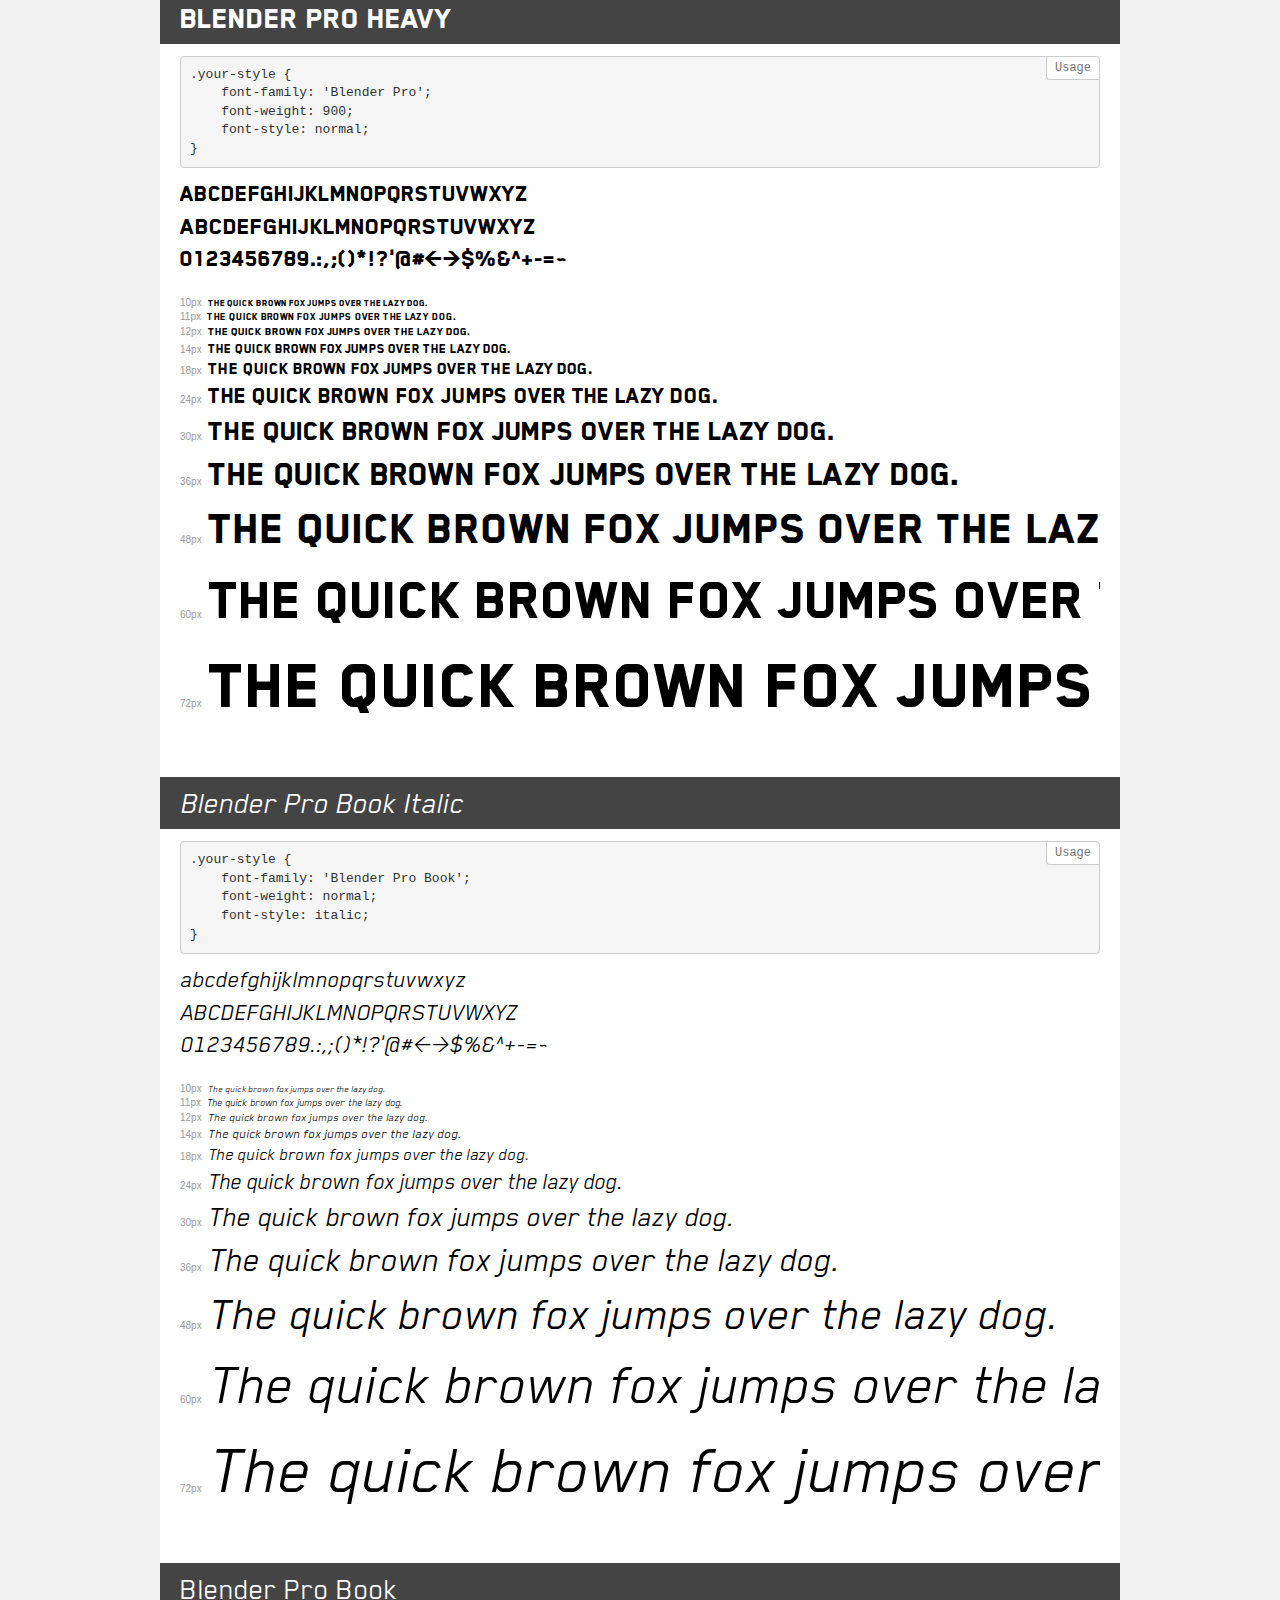
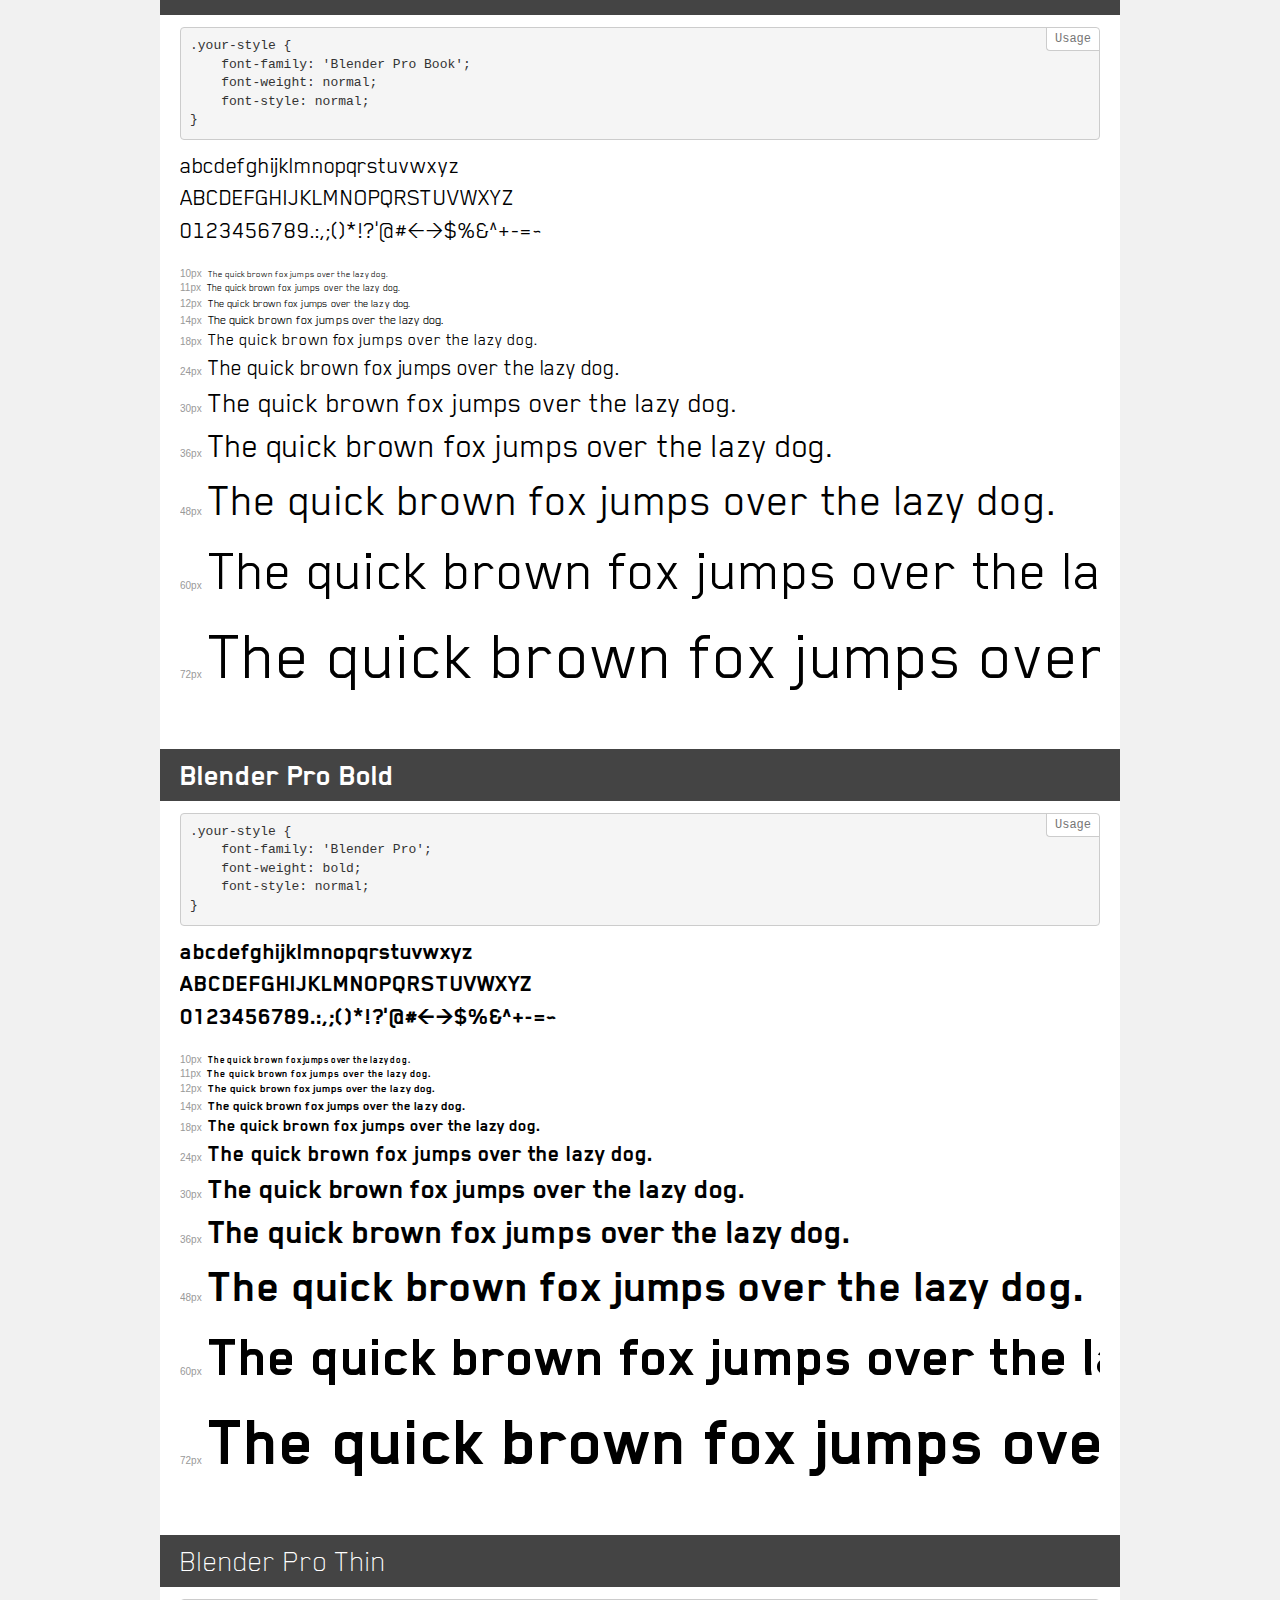
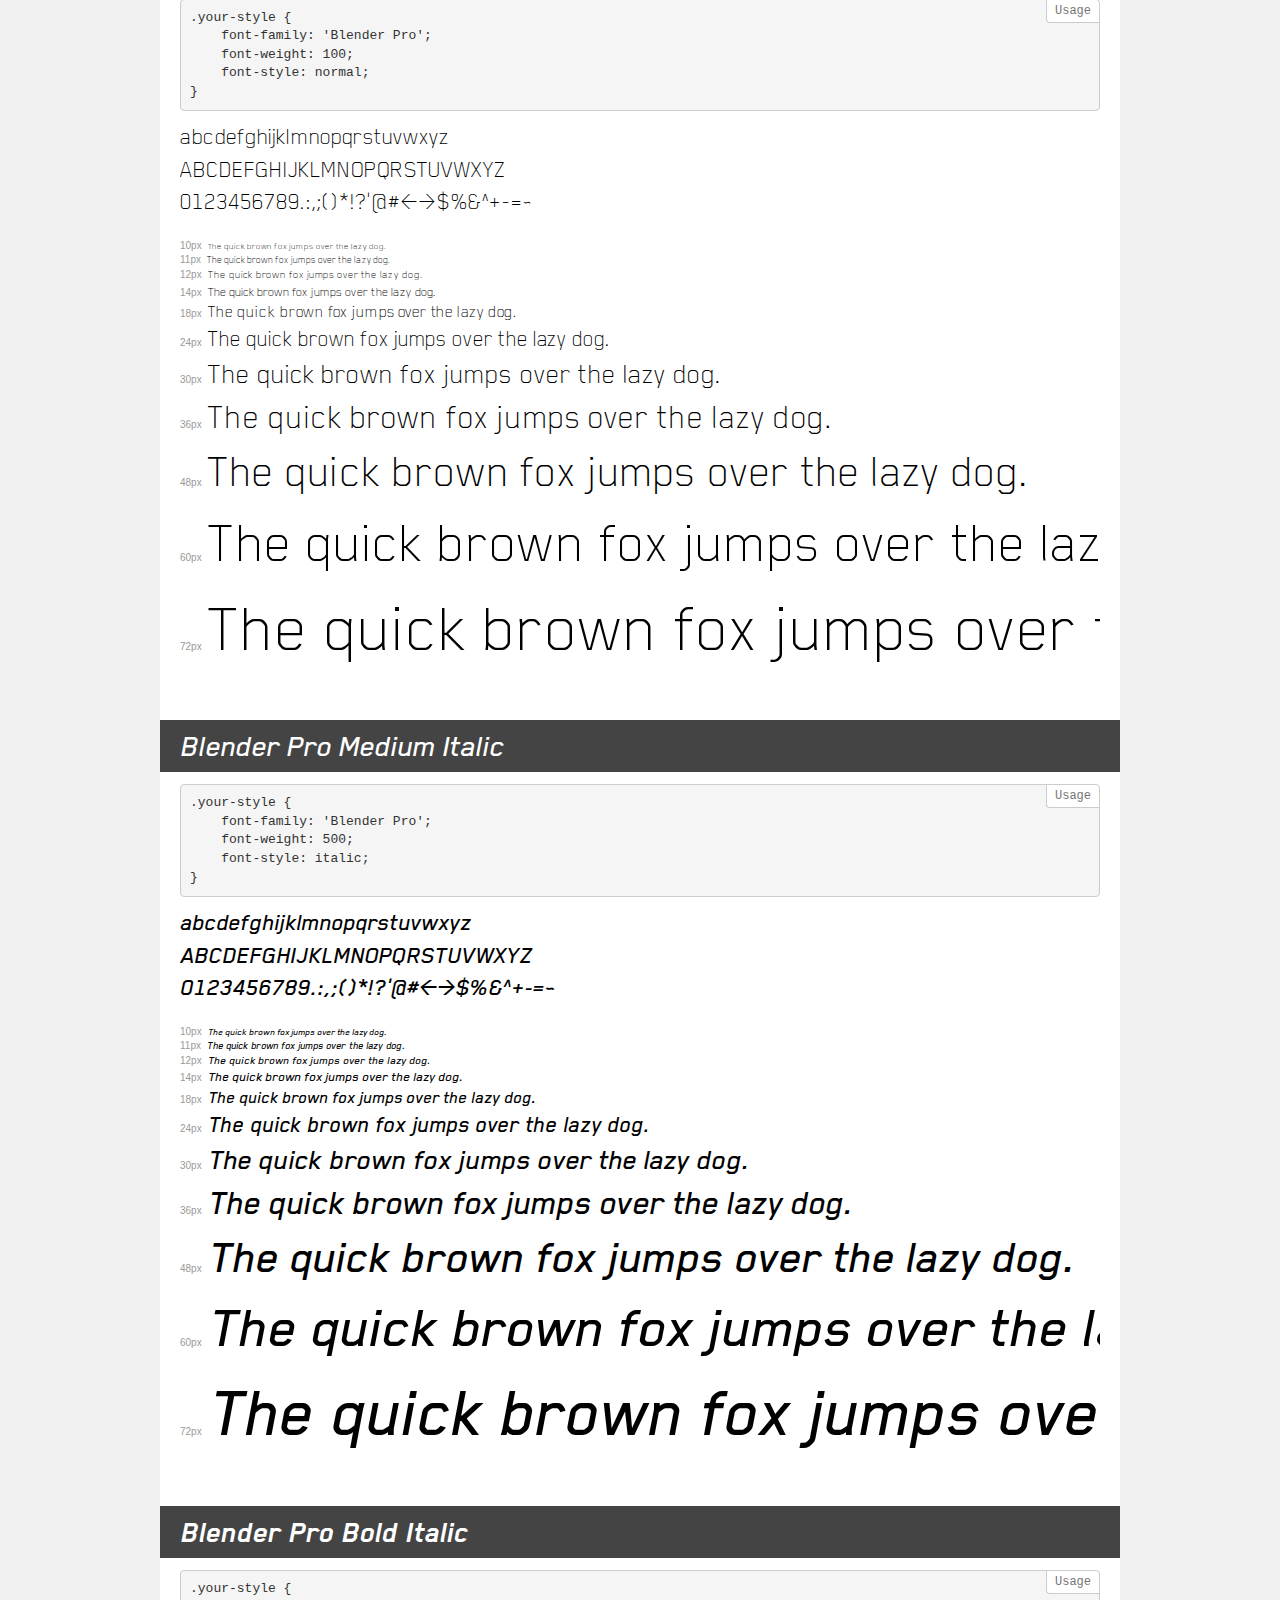
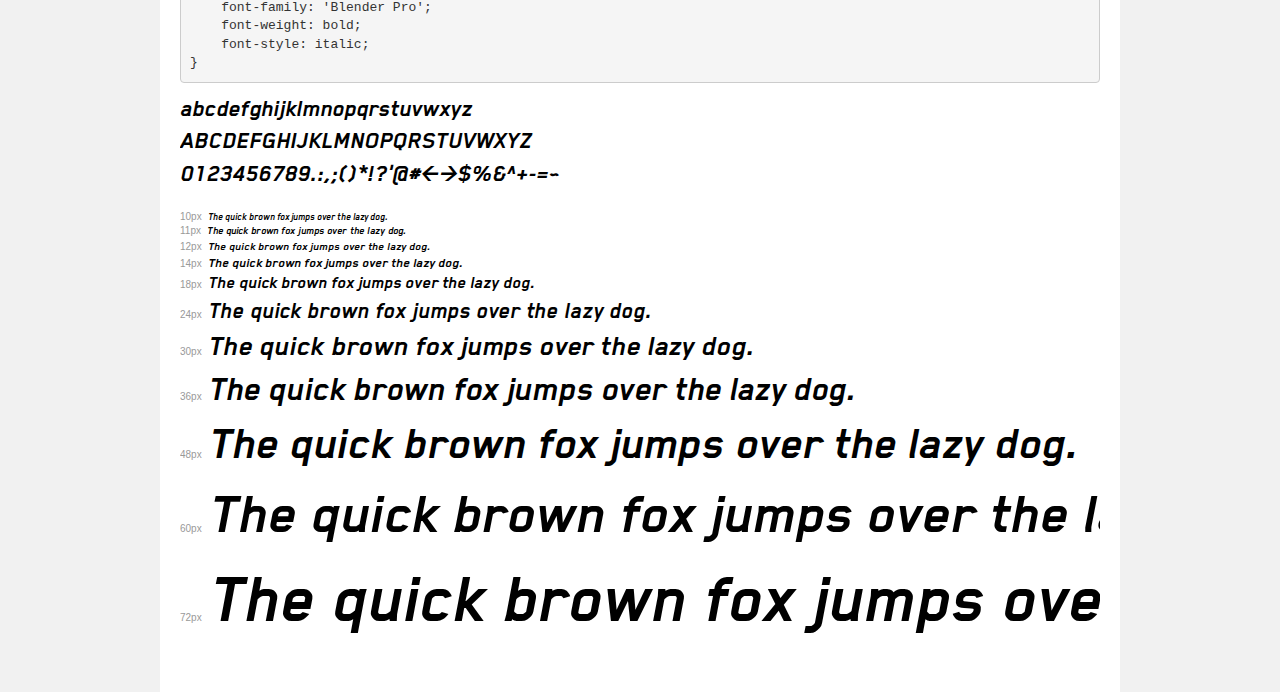
<file: font/demo.html>
<!DOCTYPE html>
<html>
<head>
    <meta charset="utf-8">
    <meta http-equiv="X-UA-Compatible" content="IE=edge">
    <meta name="viewport" content="width=device-width, initial-scale=1">
    <meta name="robots" content="noindex, noarchive">
    <meta name="format-detection" content="telephone=no">
    <title>Transfonter demo</title>
    <link href="stylesheet.css" rel="stylesheet">
    <style>
        /*
        http://meyerweb.com/eric/tools/css/reset/
        v2.0 | 20110126
        License: none (public domain)
        */
        html, body, div, span, applet, object, iframe,
        h1, h2, h3, h4, h5, h6, p, blockquote, pre,
        a, abbr, acronym, address, big, cite, code,
        del, dfn, em, img, ins, kbd, q, s, samp,
        small, strike, strong, sub, sup, tt, var,
        b, u, i, center,
        dl, dt, dd, ol, ul, li,
        fieldset, form, label, legend,
        table, caption, tbody, tfoot, thead, tr, th, td,
        article, aside, canvas, details, embed,
        figure, figcaption, footer, header, hgroup,
        menu, nav, output, ruby, section, summary,
        time, mark, audio, video {
            margin: 0;
            padding: 0;
            border: 0;
            font-size: 100%;
            font: inherit;
            vertical-align: baseline;
        }
        /* HTML5 display-role reset for older browsers */
        article, aside, details, figcaption, figure,
        footer, header, hgroup, menu, nav, section {
            display: block;
        }
        body {
            line-height: 1;
        }
        ol, ul {
            list-style: none;
        }
        blockquote, q {
            quotes: none;
        }
        blockquote:before, blockquote:after,
        q:before, q:after {
            content: '';
            content: none;
        }
        table {
            border-collapse: collapse;
            border-spacing: 0;
        }
        /* common styles */
        body {
            background: #f1f1f1;
            color: #000;
        }
        .page {
            background: #fff;
            width: 920px;
            margin: 0 auto;
            padding: 20px 20px 0 20px;
            overflow: hidden;
        }
        .font-container {
            overflow-x: auto;
            overflow-y: hidden;
            margin-bottom: 40px;
            line-height: 1.3;
            white-space: nowrap;
            padding-bottom: 5px;
        }
        h1 {
            position: relative;
            background: #444;
            font-size: 32px;
            color: #fff;
            padding: 10px 20px;
            margin: 0 -20px 12px -20px;
        }
        .letters {
            font-size: 25px;
            margin-bottom: 20px;
        }
        .s10:before {
            content: '10px';
        }
        .s11:before {
            content: '11px';
        }
        .s12:before {
            content: '12px';
        }
        .s14:before {
            content: '14px';
        }
        .s18:before {
            content: '18px';
        }
        .s24:before {
            content: '24px';
        }
        .s30:before {
            content: '30px';
        }
        .s36:before {
            content: '36px';
        }
        .s48:before {
            content: '48px';
        }
        .s60:before {
            content: '60px';
        }
        .s72:before {
            content: '72px';
        }
        .s10:before, .s11:before, .s12:before, .s14:before,
        .s18:before, .s24:before, .s30:before, .s36:before,
        .s48:before, .s60:before, .s72:before {
            font-family: Arial, sans-serif;
            font-size: 10px;
            font-weight: normal;
            font-style: normal;
            color: #999;
            padding-right: 6px;
        }
        pre {
            display: block;
            position: relative;
            padding: 9px;
            margin: 0 0 10px;
            font-family: Monaco, Menlo, Consolas, "Courier New", monospace !important;
            font-size: 13px;
            line-height: 1.428571429;
            color: #333;
            font-weight: normal !important;
            font-style: normal !important;
            background-color: #f5f5f5;
            border: 1px solid #ccc;
            overflow-x: auto;
            border-radius: 4px;
        }
        pre:after {
            display: block;
            position: absolute;
            right: 0;
            top: 0;
            content: 'Usage';
            line-height: 1;
            padding: 5px 8px;
            font-size: 12px;
            color: #767676;
            background-color: #fff;
            border: 1px solid #ccc;
            border-right: none;
            border-top: none;
            border-radius: 0 4px 0 4px;
            z-index: 10;
        }
        /* responsive */
        @media (max-width: 959px) {
            .page {
                width: auto;
                margin: 0;
            }
        }
    </style>
</head>
<body>
<div class="page">
    <div class="demo" style="font-family: 'Blender Pro'; font-weight: 500; font-style: normal;">
        <h1>Blender Pro Medium</h1>
        <pre>.your-style {
    font-family: 'Blender Pro';
    font-weight: 500;
    font-style: normal;
}</pre>
        <div class="font-container">
            <p class="letters">
                abcdefghijklmnopqrstuvwxyz<br>
ABCDEFGHIJKLMNOPQRSTUVWXYZ<br>
                0123456789.:,;()*!?'@#<>$%&^+-=~
            </p>
            <p class="s10" style="font-size: 10px;">The quick brown fox jumps over the lazy dog.</p>
            <p class="s11" style="font-size: 11px;">The quick brown fox jumps over the lazy dog.</p>
            <p class="s12" style="font-size: 12px;">The quick brown fox jumps over the lazy dog.</p>
            <p class="s14" style="font-size: 14px;">The quick brown fox jumps over the lazy dog.</p>
            <p class="s18" style="font-size: 18px;">The quick brown fox jumps over the lazy dog.</p>
            <p class="s24" style="font-size: 24px;">The quick brown fox jumps over the lazy dog.</p>
            <p class="s30" style="font-size: 30px;">The quick brown fox jumps over the lazy dog.</p>
            <p class="s36" style="font-size: 36px;">The quick brown fox jumps over the lazy dog.</p>
            <p class="s48" style="font-size: 48px;">The quick brown fox jumps over the lazy dog.</p>
            <p class="s60" style="font-size: 60px;">The quick brown fox jumps over the lazy dog.</p>
            <p class="s72" style="font-size: 72px;">The quick brown fox jumps over the lazy dog.</p>
        </div>
    </div>
    <div class="demo" style="font-family: 'Blender Pro'; font-weight: 100; font-style: italic;">
        <h1>Blender Pro Thin Italic</h1>
        <pre>.your-style {
    font-family: 'Blender Pro';
    font-weight: 100;
    font-style: italic;
}</pre>
        <div class="font-container">
            <p class="letters">
                abcdefghijklmnopqrstuvwxyz<br>
ABCDEFGHIJKLMNOPQRSTUVWXYZ<br>
                0123456789.:,;()*!?'@#<>$%&^+-=~
            </p>
            <p class="s10" style="font-size: 10px;">The quick brown fox jumps over the lazy dog.</p>
            <p class="s11" style="font-size: 11px;">The quick brown fox jumps over the lazy dog.</p>
            <p class="s12" style="font-size: 12px;">The quick brown fox jumps over the lazy dog.</p>
            <p class="s14" style="font-size: 14px;">The quick brown fox jumps over the lazy dog.</p>
            <p class="s18" style="font-size: 18px;">The quick brown fox jumps over the lazy dog.</p>
            <p class="s24" style="font-size: 24px;">The quick brown fox jumps over the lazy dog.</p>
            <p class="s30" style="font-size: 30px;">The quick brown fox jumps over the lazy dog.</p>
            <p class="s36" style="font-size: 36px;">The quick brown fox jumps over the lazy dog.</p>
            <p class="s48" style="font-size: 48px;">The quick brown fox jumps over the lazy dog.</p>
            <p class="s60" style="font-size: 60px;">The quick brown fox jumps over the lazy dog.</p>
            <p class="s72" style="font-size: 72px;">The quick brown fox jumps over the lazy dog.</p>
        </div>
    </div>
    <div class="demo" style="font-family: 'Blender Pro'; font-weight: 900; font-style: normal;">
        <h1>Blender Pro Heavy</h1>
        <pre>.your-style {
    font-family: 'Blender Pro';
    font-weight: 900;
    font-style: normal;
}</pre>
        <div class="font-container">
            <p class="letters">
                abcdefghijklmnopqrstuvwxyz<br>
ABCDEFGHIJKLMNOPQRSTUVWXYZ<br>
                0123456789.:,;()*!?'@#<>$%&^+-=~
            </p>
            <p class="s10" style="font-size: 10px;">The quick brown fox jumps over the lazy dog.</p>
            <p class="s11" style="font-size: 11px;">The quick brown fox jumps over the lazy dog.</p>
            <p class="s12" style="font-size: 12px;">The quick brown fox jumps over the lazy dog.</p>
            <p class="s14" style="font-size: 14px;">The quick brown fox jumps over the lazy dog.</p>
            <p class="s18" style="font-size: 18px;">The quick brown fox jumps over the lazy dog.</p>
            <p class="s24" style="font-size: 24px;">The quick brown fox jumps over the lazy dog.</p>
            <p class="s30" style="font-size: 30px;">The quick brown fox jumps over the lazy dog.</p>
            <p class="s36" style="font-size: 36px;">The quick brown fox jumps over the lazy dog.</p>
            <p class="s48" style="font-size: 48px;">The quick brown fox jumps over the lazy dog.</p>
            <p class="s60" style="font-size: 60px;">The quick brown fox jumps over the lazy dog.</p>
            <p class="s72" style="font-size: 72px;">The quick brown fox jumps over the lazy dog.</p>
        </div>
    </div>
    <div class="demo" style="font-family: 'Blender Pro Book'; font-weight: normal; font-style: italic;">
        <h1>Blender Pro Book Italic</h1>
        <pre>.your-style {
    font-family: 'Blender Pro Book';
    font-weight: normal;
    font-style: italic;
}</pre>
        <div class="font-container">
            <p class="letters">
                abcdefghijklmnopqrstuvwxyz<br>
ABCDEFGHIJKLMNOPQRSTUVWXYZ<br>
                0123456789.:,;()*!?'@#<>$%&^+-=~
            </p>
            <p class="s10" style="font-size: 10px;">The quick brown fox jumps over the lazy dog.</p>
            <p class="s11" style="font-size: 11px;">The quick brown fox jumps over the lazy dog.</p>
            <p class="s12" style="font-size: 12px;">The quick brown fox jumps over the lazy dog.</p>
            <p class="s14" style="font-size: 14px;">The quick brown fox jumps over the lazy dog.</p>
            <p class="s18" style="font-size: 18px;">The quick brown fox jumps over the lazy dog.</p>
            <p class="s24" style="font-size: 24px;">The quick brown fox jumps over the lazy dog.</p>
            <p class="s30" style="font-size: 30px;">The quick brown fox jumps over the lazy dog.</p>
            <p class="s36" style="font-size: 36px;">The quick brown fox jumps over the lazy dog.</p>
            <p class="s48" style="font-size: 48px;">The quick brown fox jumps over the lazy dog.</p>
            <p class="s60" style="font-size: 60px;">The quick brown fox jumps over the lazy dog.</p>
            <p class="s72" style="font-size: 72px;">The quick brown fox jumps over the lazy dog.</p>
        </div>
    </div>
    <div class="demo" style="font-family: 'Blender Pro Book'; font-weight: normal; font-style: normal;">
        <h1>Blender Pro Book</h1>
        <pre>.your-style {
    font-family: 'Blender Pro Book';
    font-weight: normal;
    font-style: normal;
}</pre>
        <div class="font-container">
            <p class="letters">
                abcdefghijklmnopqrstuvwxyz<br>
ABCDEFGHIJKLMNOPQRSTUVWXYZ<br>
                0123456789.:,;()*!?'@#<>$%&^+-=~
            </p>
            <p class="s10" style="font-size: 10px;">The quick brown fox jumps over the lazy dog.</p>
            <p class="s11" style="font-size: 11px;">The quick brown fox jumps over the lazy dog.</p>
            <p class="s12" style="font-size: 12px;">The quick brown fox jumps over the lazy dog.</p>
            <p class="s14" style="font-size: 14px;">The quick brown fox jumps over the lazy dog.</p>
            <p class="s18" style="font-size: 18px;">The quick brown fox jumps over the lazy dog.</p>
            <p class="s24" style="font-size: 24px;">The quick brown fox jumps over the lazy dog.</p>
            <p class="s30" style="font-size: 30px;">The quick brown fox jumps over the lazy dog.</p>
            <p class="s36" style="font-size: 36px;">The quick brown fox jumps over the lazy dog.</p>
            <p class="s48" style="font-size: 48px;">The quick brown fox jumps over the lazy dog.</p>
            <p class="s60" style="font-size: 60px;">The quick brown fox jumps over the lazy dog.</p>
            <p class="s72" style="font-size: 72px;">The quick brown fox jumps over the lazy dog.</p>
        </div>
    </div>
    <div class="demo" style="font-family: 'Blender Pro'; font-weight: bold; font-style: normal;">
        <h1>Blender Pro Bold</h1>
        <pre>.your-style {
    font-family: 'Blender Pro';
    font-weight: bold;
    font-style: normal;
}</pre>
        <div class="font-container">
            <p class="letters">
                abcdefghijklmnopqrstuvwxyz<br>
ABCDEFGHIJKLMNOPQRSTUVWXYZ<br>
                0123456789.:,;()*!?'@#<>$%&^+-=~
            </p>
            <p class="s10" style="font-size: 10px;">The quick brown fox jumps over the lazy dog.</p>
            <p class="s11" style="font-size: 11px;">The quick brown fox jumps over the lazy dog.</p>
            <p class="s12" style="font-size: 12px;">The quick brown fox jumps over the lazy dog.</p>
            <p class="s14" style="font-size: 14px;">The quick brown fox jumps over the lazy dog.</p>
            <p class="s18" style="font-size: 18px;">The quick brown fox jumps over the lazy dog.</p>
            <p class="s24" style="font-size: 24px;">The quick brown fox jumps over the lazy dog.</p>
            <p class="s30" style="font-size: 30px;">The quick brown fox jumps over the lazy dog.</p>
            <p class="s36" style="font-size: 36px;">The quick brown fox jumps over the lazy dog.</p>
            <p class="s48" style="font-size: 48px;">The quick brown fox jumps over the lazy dog.</p>
            <p class="s60" style="font-size: 60px;">The quick brown fox jumps over the lazy dog.</p>
            <p class="s72" style="font-size: 72px;">The quick brown fox jumps over the lazy dog.</p>
        </div>
    </div>
    <div class="demo" style="font-family: 'Blender Pro'; font-weight: 100; font-style: normal;">
        <h1>Blender Pro Thin</h1>
        <pre>.your-style {
    font-family: 'Blender Pro';
    font-weight: 100;
    font-style: normal;
}</pre>
        <div class="font-container">
            <p class="letters">
                abcdefghijklmnopqrstuvwxyz<br>
ABCDEFGHIJKLMNOPQRSTUVWXYZ<br>
                0123456789.:,;()*!?'@#<>$%&^+-=~
            </p>
            <p class="s10" style="font-size: 10px;">The quick brown fox jumps over the lazy dog.</p>
            <p class="s11" style="font-size: 11px;">The quick brown fox jumps over the lazy dog.</p>
            <p class="s12" style="font-size: 12px;">The quick brown fox jumps over the lazy dog.</p>
            <p class="s14" style="font-size: 14px;">The quick brown fox jumps over the lazy dog.</p>
            <p class="s18" style="font-size: 18px;">The quick brown fox jumps over the lazy dog.</p>
            <p class="s24" style="font-size: 24px;">The quick brown fox jumps over the lazy dog.</p>
            <p class="s30" style="font-size: 30px;">The quick brown fox jumps over the lazy dog.</p>
            <p class="s36" style="font-size: 36px;">The quick brown fox jumps over the lazy dog.</p>
            <p class="s48" style="font-size: 48px;">The quick brown fox jumps over the lazy dog.</p>
            <p class="s60" style="font-size: 60px;">The quick brown fox jumps over the lazy dog.</p>
            <p class="s72" style="font-size: 72px;">The quick brown fox jumps over the lazy dog.</p>
        </div>
    </div>
    <div class="demo" style="font-family: 'Blender Pro'; font-weight: 500; font-style: italic;">
        <h1>Blender Pro Medium Italic</h1>
        <pre>.your-style {
    font-family: 'Blender Pro';
    font-weight: 500;
    font-style: italic;
}</pre>
        <div class="font-container">
            <p class="letters">
                abcdefghijklmnopqrstuvwxyz<br>
ABCDEFGHIJKLMNOPQRSTUVWXYZ<br>
                0123456789.:,;()*!?'@#<>$%&^+-=~
            </p>
            <p class="s10" style="font-size: 10px;">The quick brown fox jumps over the lazy dog.</p>
            <p class="s11" style="font-size: 11px;">The quick brown fox jumps over the lazy dog.</p>
            <p class="s12" style="font-size: 12px;">The quick brown fox jumps over the lazy dog.</p>
            <p class="s14" style="font-size: 14px;">The quick brown fox jumps over the lazy dog.</p>
            <p class="s18" style="font-size: 18px;">The quick brown fox jumps over the lazy dog.</p>
            <p class="s24" style="font-size: 24px;">The quick brown fox jumps over the lazy dog.</p>
            <p class="s30" style="font-size: 30px;">The quick brown fox jumps over the lazy dog.</p>
            <p class="s36" style="font-size: 36px;">The quick brown fox jumps over the lazy dog.</p>
            <p class="s48" style="font-size: 48px;">The quick brown fox jumps over the lazy dog.</p>
            <p class="s60" style="font-size: 60px;">The quick brown fox jumps over the lazy dog.</p>
            <p class="s72" style="font-size: 72px;">The quick brown fox jumps over the lazy dog.</p>
        </div>
    </div>
    <div class="demo" style="font-family: 'Blender Pro'; font-weight: bold; font-style: italic;">
        <h1>Blender Pro Bold Italic</h1>
        <pre>.your-style {
    font-family: 'Blender Pro';
    font-weight: bold;
    font-style: italic;
}</pre>
        <div class="font-container">
            <p class="letters">
                abcdefghijklmnopqrstuvwxyz<br>
ABCDEFGHIJKLMNOPQRSTUVWXYZ<br>
                0123456789.:,;()*!?'@#<>$%&^+-=~
            </p>
            <p class="s10" style="font-size: 10px;">The quick brown fox jumps over the lazy dog.</p>
            <p class="s11" style="font-size: 11px;">The quick brown fox jumps over the lazy dog.</p>
            <p class="s12" style="font-size: 12px;">The quick brown fox jumps over the lazy dog.</p>
            <p class="s14" style="font-size: 14px;">The quick brown fox jumps over the lazy dog.</p>
            <p class="s18" style="font-size: 18px;">The quick brown fox jumps over the lazy dog.</p>
            <p class="s24" style="font-size: 24px;">The quick brown fox jumps over the lazy dog.</p>
            <p class="s30" style="font-size: 30px;">The quick brown fox jumps over the lazy dog.</p>
            <p class="s36" style="font-size: 36px;">The quick brown fox jumps over the lazy dog.</p>
            <p class="s48" style="font-size: 48px;">The quick brown fox jumps over the lazy dog.</p>
            <p class="s60" style="font-size: 60px;">The quick brown fox jumps over the lazy dog.</p>
            <p class="s72" style="font-size: 72px;">The quick brown fox jumps over the lazy dog.</p>
        </div>
    </div>
</div>
</body>
</html>
</file>
<file: project.css>
*, *::before, *::after { box-sizing: border-box; margin: 0; padding: 0; }

      :root {
        --bg: #0a0a0a;
        --surface: #111;
        --border: #1e1e1e;
        --accent: #fab011;
        --text: #c8c8c8;
        --text-dim: #555;
        --heading: #f0f0f0;
      }

      html, body {
        background: var(--bg);
        color: var(--text);
        font-family: 'Courier New', Courier, monospace;
        cursor: none;
        overflow-x: hidden;
      }

      a { text-decoration: none; color: inherit; }

      /* CURSOR — matches index */
      .cursor {
        position: fixed;
        width: 14px;
        height: 14px;
        background: #fff;
        border-radius: 50%;
        pointer-events: none;
        z-index: 9999;
        transform: translate(-50%, -50%);
        transition: transform 0.08s;
        mix-blend-mode: difference;
      }

      /* NAV */
      nav {
        position: fixed;
        top: 0; left: 0; right: 0;
        z-index: 200;
        display: flex;
        justify-content: space-between;
        align-items: center;
        padding: 28px 60px;
        background: linear-gradient(to bottom, rgba(10,10,10,0.97) 60%, transparent);
      }

      .nav-name {
        font-size: clamp(18px, 2vw, 24px);
        font-weight: 900;
        letter-spacing: 6px;
        color: var(--heading);
        text-transform: uppercase;
      }

      .nav-links { display: flex; gap: 36px; list-style: none; }

      .nav-links a {
        font-size: 13px;
        letter-spacing: 3px;
        color: var(--text-dim);
        text-transform: uppercase;
        font-weight: 700;
        transition: color 0.2s;
      }
      .nav-links a:hover { color: var(--heading); }

      /* HERO */
      .hero {
        height: 100vh;
        display: flex;
        flex-direction: column;
        justify-content: flex-end;
        padding: 0 60px 70px;
        position: relative;
        border-bottom: 1px solid var(--border);
        overflow: hidden;
      }

      .hero-watermark {
        position: absolute;
        top: 50%; left: 50%;
        transform: translate(-50%, -50%);
        font-size: clamp(120px, 22vw, 320px);
        font-weight: 900;
        letter-spacing: 8px;
        color: rgba(255,255,255,0.022);
        text-transform: uppercase;
        white-space: nowrap;
        pointer-events: none;
        user-select: none;
        line-height: 1;
      }

      .hero-img {
        position: absolute;
        inset: 0;
        background: #0d0d0d;
        overflow: hidden;
      }

      .hero-img img {
        width: 100%;
        height: 100%;
        object-fit: cover;
        opacity: 0.35;
        filter: grayscale(20%);
      }

      .hero-img-placeholder {
        width: 100%;
        height: 100%;
        display: flex;
        align-items: center;
        justify-content: center;
        color: var(--text-dim);
        font-size: 10px;
        letter-spacing: 4px;
        text-transform: uppercase;
        flex-direction: column;
        gap: 14px;
      }

      .hero-img-placeholder svg { opacity: 0.2; width: 36px; height: 36px; }

      .hero-overlay {
        position: absolute;
        inset: 0;
        background: linear-gradient(to top, rgba(10,10,10,0.96) 20%, rgba(10,10,10,0.45) 60%, transparent);
      }

      .hero-content { position: relative; z-index: 2; }

      .hero-tag {
        font-size: 11px;
        letter-spacing: 4px;
        color: var(--accent);
        text-transform: uppercase;
        margin-bottom: 14px;
        font-weight: 700;
      }

      .hero-title {
        font-size: clamp(44px, 8vw, 100px);
        font-weight: 900;
        letter-spacing: 8px;
        color: var(--heading);
        text-transform: uppercase;
        line-height: 1;
        margin-bottom: 28px;
      }

      .hero-meta { display: flex; gap: 50px; flex-wrap: wrap; }

      .meta-item { display: flex; flex-direction: column; gap: 5px; }

      .meta-label {
        font-size: 10px;
        letter-spacing: 3px;
        color: var(--text-dim);
        text-transform: uppercase;
        font-weight: 700;
      }

      .meta-value {
        font-size: 12px;
        letter-spacing: 1.5px;
        color: var(--heading);
        font-weight: 700;
        text-transform: uppercase;
      }

      /* MAIN */
      main {
        max-width: 1300px;
        margin: 0 auto;
        padding: 100px 60px 80px;
      }

      /* portboxes — matches index structure */
      .portboxes {
        padding: 80px 0;
        border-bottom: 1px solid var(--border);
      }

      .portHeader {
        font-size: clamp(26px, 3.5vw, 46px);
        font-weight: 900;
        letter-spacing: 8px;
        color: var(--heading);
        text-transform: uppercase;
        margin-bottom: 48px;
        display: inline-block;
      }

      .portHeader::after {
        content: '';
        display: block;
        width: 40px;
        height: 3px;
        background: var(--accent);
        margin-top: 14px;
      }

      /* two-col */
      .two-col { display: grid; grid-template-columns: 1fr 1fr; gap: 60px; align-items: start; }

      p {
        font-size: 13px;
        line-height: 1.9;
        color: var(--text);
        margin-bottom: 16px;
        letter-spacing: 0.3px;
      }

      /* spec grid */
      .specGrid {
        display: grid;
        grid-template-columns: repeat(auto-fill, minmax(180px, 1fr));
        gap: 1px;
        background: var(--border);
        border: 1px solid var(--border);
      }

      .specCard {
        background: var(--surface);
        padding: 24px 22px;
        transition: background 0.2s;
      }
      .specCard:hover { background: #161616; }
      .specCard .meta-value { margin-top: 8px; font-size: 13px; }

      /* subsection rows */
      .subList { display: flex; flex-direction: column; }

      .subItem {
        padding: 28px 0;
        border-bottom: 1px solid var(--border);
        display: grid;
        grid-template-columns: 200px 1fr;
        gap: 40px;
        align-items: start;
        transition: padding-left 0.25s;
      }
      .subItem:hover { padding-left: 8px; }
      .subItem:last-child { border-bottom: none; }

      .subTitle {
        font-size: 11px;
        font-weight: 900;
        letter-spacing: 3px;
        color: var(--heading);
        text-transform: uppercase;
        padding-top: 3px;
      }
      .subTitle::before { content: '// '; color: var(--accent); font-weight: 400; }

      /* image placeholders */
      .imgPlaceholder {
        width: 100%;
        aspect-ratio: 16/9;
        background: var(--surface);
        border: 1px solid var(--border);
        display: flex;
        flex-direction: column;
        align-items: center;
        justify-content: center;
        gap: 12px;
        color: var(--text-dim);
        font-size: 10px;
        letter-spacing: 3px;
        text-transform: uppercase;
        transition: border-color 0.2s, background 0.2s;
        overflow: hidden;
        position: relative;
      }
      .imgPlaceholder:hover { border-color: #333; background: #131313; }
      .imgPlaceholder svg { opacity: 0.2; width: 30px; height: 30px; }
      .imgPlaceholder img {
        position: absolute;
        inset: 0;
        width: 100%;
        height: 100%;
        object-fit: cover;
        opacity: 0.7;
        transition: opacity 0.3s;
      }
      .imgPlaceholder:hover img { opacity: 0.9; }

      /* screenshot grids */
      .screenshotGrid {
        display: grid;
        grid-template-columns: repeat(3, 1fr);
        gap: 1px;
        background: var(--border);
        border: 1px solid var(--border);
        margin-bottom: 48px;
      }
      .screenshotGrid .imgPlaceholder { border: none; aspect-ratio: 4/3; }

      .screenshotGrid.mixed {
        grid-template-columns: 2fr 1fr;
        grid-template-rows: auto auto;
      }
      .screenshotGrid.mixed .imgPlaceholder:first-child {
        grid-row: span 2;
        aspect-ratio: auto;
        min-height: 240px;
      }

      /* tags */
      .tags { display: flex; flex-wrap: wrap; gap: 8px; margin-top: 20px; }
      .tag {
        font-size: 9px;
        letter-spacing: 2px;
        color: var(--accent);
        border: 1px solid rgba(192,57,43,0.35);
        padding: 5px 12px;
        text-transform: uppercase;
        font-weight: 700;
      }

      /* takeaways */
      .takeawayGrid {
        display: grid;
        grid-template-columns: 1fr 1fr;
        gap: 1px;
        background: var(--border);
        border: 1px solid var(--border);
      }

      .takeawayItem {
        background: var(--surface);
        padding: 24px 28px;
        font-size: 11px;
        letter-spacing: 1.5px;
        color: var(--text);
        text-transform: uppercase;
        font-weight: 700;
        display: flex;
        align-items: flex-start;
        gap: 14px;
        transition: background 0.2s;
      }
      .takeawayItem:hover { background: #151515; }
      .takeawayItem::before { content: '→'; color: var(--accent); flex-shrink: 0; font-size: 14px; }

      /* FOOTER */
      footer {
        border-top: 1px solid var(--border);
        padding: 40px 60px;
        display: flex;
        justify-content: space-between;
        align-items: center;
        max-width: 1300px;
        margin: 0 auto;
      }

      .footer-back {
        font-size: 11px;
        letter-spacing: 3px;
        text-transform: uppercase;
        font-weight: 700;
        color: var(--text-dim);
        display: flex;
        align-items: center;
        gap: 12px;
        transition: color 0.2s;
      }
      .footer-back::before { content: '←'; color: var(--accent); font-size: 16px; }
      .footer-back:hover { color: var(--heading); }

      .footer-label {
        font-size: 11px;
        letter-spacing: 3px;
        text-transform: uppercase;
        color: var(--text-dim);
        font-weight: 700;
      }

      /* scroll reveal */
      .reveal { opacity: 0; transform: translateY(20px); transition: opacity 0.55s ease, transform 0.55s ease; }
      .reveal.visible { opacity: 1; transform: none; }

      /* responsive */
      @media (max-width: 900px) {
        nav { padding: 20px 24px; }
        .nav-links { gap: 16px; }
        .nav-links a { font-size: 11px; letter-spacing: 2px; }
        .hero { padding: 0 24px 50px; }
        main { padding: 80px 24px 60px; }
        .two-col { grid-template-columns: 1fr; gap: 32px; }
        .subItem { grid-template-columns: 1fr; gap: 10px; }
        .takeawayGrid { grid-template-columns: 1fr; }
        .screenshotGrid { grid-template-columns: 1fr 1fr; }
        .screenshotGrid.mixed { grid-template-columns: 1fr; }
        .screenshotGrid.mixed .imgPlaceholder:first-child { grid-row: auto; min-height: 180px; }
        footer { flex-direction: column; gap: 20px; padding: 32px 24px; text-align: center; }
      }
      .overviewbox {
        background-color: #c0392b;
      }
</file>
<file: styles.css>
:root{
	--purple:#681087;
	--darkpurple:#1f0047;
	--lightpurple:#9d41c8;
	--blue:#2410a3;
	--lightblue:#5a42ed;
}
@font-face{
	font-family: "BlenderProBold";
	src:url(font/BlenderPro-Bold.ttf);
}
@font-face{
	font-family: "BlenderProBoldItalic";
	src:url(font/BlenderPro-BoldItalic.ttf);
}
@font-face{
	font-family: "BlenderProBook";
	src:url(font/BlenderPro-Book.ttf);
}
@font-face{
	font-family: "BlenderProBookItalic";
	src:url(font/BlenderPro-BookItalic.ttf);
}
@font-face{
	font-family: "BlenderProHeavy";
	src:url(font/BlenderPro-Heavy.ttf);
}
@font-face{
	font-family: "BlenderProMedium";
	src:url(font/BlenderPro-Medium.ttf);
}
@font-face{
	font-family: "BlenderProMedium";
	src:url(font/BlenderPro-MediumItalic.ttf);
}
body{
	margin:0;
	background-color:black;
	color:white;
  font-family: termina, sans-serif;


  transition: 0.3s ease-out;
  overflow-x: hidden;
  max-width: 100vw;
  width: 100vw;
  height: 100vh;
  overscroll-behavior: none;
}


h1{
	font-family:"BlenderProHeavy",sans-serif;
}
h2{
	font-size:2vmin;
	font-family:"BlenderProBook",sans-serif;
}
h3{
	font-size:2vmin;
	font-family:"BlenderProBook",sans-serif;

}
/*Glitch*/
.px-glitchtext {
  font-size: 5rem;
  font-weight: 600;
  text-shadow: 3px 0 0 rgba(255, 0, 255, 1), -3px 0 0 rgba(0, 255, 255, 1);
  display: block;
}
.px-glitchtext-anim {
  animation: glitchtext 300ms linear infinite;
}
@keyframes glitchtext {
  0% {
    text-shadow: 3px 0 0 rgba(255, 0, 255, 1), -3px 0 0 rgba(0, 255, 255, 1);
  }
  20% {
    text-shadow: 0 0 0 rgba(255, 0, 255, 1), -3px -1px 0 rgba(0, 255, 255, 1);
  }
  40% {
    text-shadow: -3px -2px 0 rgba(255, 0, 255, 1),
      2px 1px 0 rgba(0, 255, 255, 1);
  }
  60% {
    text-shadow: -1px 2px 0 rgba(255, 0, 255, 1), 0 0 0 rgba(0, 255, 255, 1);
  }
  80% {
    text-shadow: 2px -1px 0 rgba(255, 0, 255, 1), 3px 2px 0 rgba(0, 255, 255, 1);
  }
  100% {
    text-shadow: 3px 0 0 rgba(255, 0, 255, 1), -3px 0 0 rgba(0, 255, 255, 1);
  }
}
.clipPath {
  animation-direction: alternate;
  animation-duration: 1.5s, .5s;
  animation-iteration-count: infinite;
  animation-name: glitch-anim-2, hue-rotate;
  animation-timing-function: linear;
  display: block;
  width: 100%;
  background-image: url("images/suit1.PNG");
  background-position: center;
  background-repeat: no-repeat;
  background-size: cover;
  height: 100%;
  position: absolute;
  top: 0;
  width: 100%;
}
@keyframes hue-rotate{
  0%{
    filter: hue-rotate(10deg);
  }
  100%{
    filter: hue-rotate(280deg);
  }
}
@keyframes glitch-anim-2 {
  0% {
    -webkit-clip-path: polygon(0 2%, 100% 2%, 100% 5%, 0 5%);
    clip-path: polygon(0 2%, 100% 2%, 100% 5%, 0 5%);
    opacity: 1;
    -webkit-transform: translateZ(0) rotate(-2deg);
    transform: translateZ(0) rotate(-2deg);
  }

  2% {
    -webkit-clip-path: polygon(0 78%, 100% 78%, 100% 100%, 0 100%);
    clip-path: polygon(0 78%, 100% 78%, 100% 100%, 0 100%);
    -webkit-transform: translate(-5px) rotate(-2deg);
    transform: translate(-5px) rotate(-2deg);
  }

  6% {
    -webkit-clip-path: polygon(0 78%, 100% 78%, 100% 100%, 0 100%);
    clip-path: polygon(0 78%, 100% 78%, 100% 100%, 0 100%);
    -webkit-transform: translate(5px) rotate(-2deg);
    transform: translate(5px) rotate(-2deg);
  }

  8% {
    -webkit-clip-path: polygon(0 78%, 100% 78%, 100% 100%, 0 100%);
    clip-path: polygon(0 78%, 100% 78%, 100% 100%, 0 100%);
    -webkit-transform: translate(-5px) rotate(-2deg);
    transform: translate(-5px) rotate(-2deg);
  }

  9% {
    -webkit-clip-path: polygon(0 78%, 100% 78%, 100% 100%, 0 100%);
    clip-path: polygon(0 78%, 100% 78%, 100% 100%, 0 100%);
    -webkit-transform: translate(0) rotate(-2deg);
    transform: translate(0) rotate(-2deg);
  }

  10% {
    -webkit-clip-path: polygon(0 54%, 100% 54%, 100% 44%, 0 44%);
    clip-path: polygon(0 54%, 100% 54%, 100% 44%, 0 44%);
    -webkit-transform: translate3d(5px, 0, 0) rotate(-2deg);
    transform: translate3d(5px, 0, 0) rotate(-2deg);
  }

  13% {
    -webkit-clip-path: polygon(0 54%, 100% 54%, 100% 44%, 0 44%);
    clip-path: polygon(0 54%, 100% 54%, 100% 44%, 0 44%);
    -webkit-transform: translateZ(0) rotate(-2deg);
    transform: translateZ(0) rotate(-2deg);
  }

  13.1% {
    -webkit-clip-path: polygon(0 0, 0 0, 0 0, 0 0);
    clip-path: polygon(0 0, 0 0, 0 0, 0 0);
    -webkit-transform: translate3d(5px, 0, 0) rotate(-2deg);
    transform: translate3d(5px, 0, 0) rotate(-2deg);
  }

  15% {
    -webkit-clip-path: polygon(0 60%, 100% 60%, 100% 40%, 0 40%);
    clip-path: polygon(0 60%, 100% 60%, 100% 40%, 0 40%);
    -webkit-transform: translate3d(5px, 0, 0) rotate(-2deg);
    transform: translate3d(5px, 0, 0) rotate(-2deg);
  }

  20% {
    -webkit-clip-path: polygon(0 60%, 100% 60%, 100% 40%, 0 40%);
    clip-path: polygon(0 60%, 100% 60%, 100% 40%, 0 40%);
    -webkit-transform: translate3d(-5px, 0, 0) rotate(-2deg);
    transform: translate3d(-5px, 0, 0) rotate(-2deg);
  }

  20.1% {
    -webkit-clip-path: polygon(0 0, 0 0, 0 0, 0 0);
    clip-path: polygon(0 0, 0 0, 0 0, 0 0);
    -webkit-transform: translate3d(5px, 0, 0) rotate(-2deg);
    transform: translate3d(5px, 0, 0) rotate(-2deg);
  }

  25% {
    -webkit-clip-path: polygon(0 85%, 100% 85%, 100% 40%, 0 40%);
    clip-path: polygon(0 85%, 100% 85%, 100% 40%, 0 40%);
    -webkit-transform: translate3d(5px, 0, 0) rotate(-2deg);
    transform: translate3d(5px, 0, 0) rotate(-2deg);
  }

  30% {
    -webkit-clip-path: polygon(0 85%, 100% 85%, 100% 40%, 0 40%);
    clip-path: polygon(0 85%, 100% 85%, 100% 40%, 0 40%);
    -webkit-transform: translate3d(-5px, 0, 0) rotate(-2deg);
    transform: translate3d(-5px, 0, 0) rotate(-2deg);
  }

  30.1% {
    -webkit-clip-path: polygon(0 0, 0 0, 0 0, 0 0);
    clip-path: polygon(0 0, 0 0, 0 0, 0 0) rotate(-2deg);
  }

  35% {
    -webkit-clip-path: polygon(0 63%, 100% 63%, 100% 80%, 0 80%);
    clip-path: polygon(0 63%, 100% 63%, 100% 80%, 0 80%);
    -webkit-transform: translate(-5px) rotate(-2deg);
    transform: translate(-5px) rotate(-2deg);
  }

  40% {
    -webkit-clip-path: polygon(0 63%, 100% 63%, 100% 80%, 0 80%);
    clip-path: polygon(0 63%, 100% 63%, 100% 80%, 0 80%);
    -webkit-transform: translate(5px) rotate(-2deg);
    transform: translate(5px) rotate(-2deg);
  }

  45% {
    -webkit-clip-path: polygon(0 63%, 100% 63%, 100% 80%, 0 80%);
    clip-path: polygon(0 63%, 100% 63%, 100% 80%, 0 80%);
    -webkit-transform: translate(-5px) rotate(-2deg);
    transform: translate(-5px) rotate(-2deg);
  }

  50% {
    -webkit-clip-path: polygon(0 63%, 100% 63%, 100% 80%, 0 80%);
    clip-path: polygon(0 63%, 100% 63%, 100% 80%, 0 80%);
    -webkit-transform: translate(0) rotate(-2deg);
    transform: translate(0) rotate(-2deg);
  }

  55% {
    -webkit-clip-path: polygon(0 10%, 100% 10%, 100% 0, 0 0);
    clip-path: polygon(0 10%, 100% 10%, 100% 0, 0 0);
    -webkit-transform: translate3d(5px, 0, 0) rotate(-2deg);
    transform: translate3d(5px, 0, 0) rotate(-2deg);
  }

  60% {
    -webkit-clip-path: polygon(0 10%, 100% 10%, 100% 0, 0 0);
    clip-path: polygon(0 10%, 100% 10%, 100% 0, 0 0);
    opacity: 1;
    -webkit-transform: translateZ(0) rotate(-2deg);
    transform: translateZ(0) rotate(-2deg);
  }

  60.1% {
    -webkit-clip-path: polygon(0 0, 0 0, 0 0, 0 0);
    clip-path: polygon(0 0, 0 0, 0 0, 0 0) rotate(-2deg);
    opacity: 0;
  }

  to {
    -webkit-clip-path: polygon(0 0, 0 0, 0 0, 0 0);
    clip-path: polygon(0 0, 0 0, 0 0, 0 0) rotate(-2deg);
    opacity: 0;
  }
}
hr{
	margin:0
}
/*Main*/
.main{
	position:relative;
	vertical-align:center;
	text-align:center;
	display:flex;
	flex-direction:column;
	justify-content:center;
	align-items:center;
	width:100vw;
	height:95vh;
	overflow:hidden;
	background:linear-gradient(var(--purple),black);
	top:-100vh;
	opacity:0;
}
.main.active{
	top:0;
	opacity:1;
	transition:cubic-bezier(0,.52,.51,.99) 3s;
}
#iam{
	height:4vh;
	width:100vh;
	text-align:center;

}
#developer{
	color:rgba(0,0,0,0);
	-webkit-text-stroke:2px white;
}
#and{
	position:absolute;
	width:auto;
	height:auto;
	font-size:5vh;
}
.dd{
	transform-origin:center;
	text-align:center;
	padding:auto;
	margin:0;
	height:auto;
	width:auto;
	font-size:15vw;
	transition:ease-in-out 0.5s;
}
.dd:hover{
	font-size:20vw;
}
.cursor.hov{
	transform:translate(-2.5vw,-2.5vw);
	width:5vw;
	aspect-ratio:1;
	border:3px dashed var(--lightblue);
	animation: rotate 1.5s linear infinite;
}
.hire{
	display:flex;
	width:100vw;
	height:20vh;
	justify-content:space-evenly;
	top:-10vh;	
}
.btn{
	font-size:0.6vw;
	width:15vw;
	height:4vh;
}
.portrait{
	width:100vw;
	height:85vh;
}
.suitpic{
	top:20vh;
	left:40vw;
	position:absolute;
	width:20vw;
	height:auto;
}

.cursor{
	top:50vh;
	left:50vw;
	pointer-events:none;
	z-index:12;
	position:absolute;
	border-radius:50%;
	width:2.5vw;
	transform-origin:center;
	transform:translate(-1.25vw ,-1.25vw);
	aspect-ratio:1;
	background:rgba(0,0,0,0);
	border:5px solid var(--lightpurple);
}
@keyframes rotate{
	0%{transform:translate(-2.5vw,-2.5vw)rotate(0deg)}
	100%{transform: translate(-2.5vw,-2.5vw)rotate(360deg)}
}
/*Portfolio*/

.port{
  width: 375px;
  height: 667px;
  background: #DBD0BC;
  overflow-y: scroll;
  display: grid;
  place-items: center;
	padding: var(--gutter) 0;
  display: grid;
  grid-gap: var(--gutter) 0;
  grid-template-columns: var(--gutter) 1fr var(--gutter);
  align-content: start;
  width:100vw;
	height:95vh;
  background:red;
}/*
.hs:before,
.hs:after {
  content: '';
}
.hs > li,
.item {
  scroll-snap-align: center;
  padding: 3vw;
  display: flex;
  flex-direction: column;
  justify-content: center;
  align-items: center;
  background: #fff;
  border-radius: 3vw;
  width:10vw;
	height:8vh;
}
.hs {
  display: grid;
  grid-gap: calc(var(--gutter) / 2);
  grid-template-columns: 10px repeat(6, calc(50% - var(--gutter) * 2)) 10px;
  grid-template-rows: minmax(150px, 1fr);
  
  overflow-x: scroll;
  scroll-snap-type: x proximity;
  padding-bottom: calc(.75 * var(--gutter));
  margin-bottom: calc(-.5 * var(--gutter));
}

.hs:before,
.hs:after {
  content: '';
}
ul {
  list-style: none;
  padding: 0;
}
.hide-scroll {
  overflow-y: hidden;
  margin-bottom: calc(-.1 * var(--gutter));
  width:100vw;
	height: 50vh;
}
.full {
  grid-column: 1 / -1;
}
* {
  grid-column: 2 / -2;
}
.app {
  padding: var(--gutter) 0;
  display: grid;
  grid-gap: var(--gutter) 0;
  grid-template-columns: var(--gutter) 1fr var(--gutter);
  align-content: start;
}

:root {
  --gutter: 20px;
}

.app {
  padding: var(--gutter) 0;
  display: grid;
  grid-gap: var(--gutter) 0;
  grid-template-columns: var(--gutter) 1fr var(--gutter);
  align-content: start;
}

.app > * {
  grid-column: 2 / -2;
}

.app > .full {
  grid-column: 1 / -1;
}

.hs {
  display: grid;
  grid-gap: calc(var(--gutter) / 2);
  grid-template-columns: 10px repeat(6, calc(50% - var(--gutter) * 2)) 10px;
  grid-template-rows: minmax(150px, 1fr);
  
  overflow-x: scroll;
  scroll-snap-type: x proximity;
  padding-bottom: calc(.75 * var(--gutter));
  margin-bottom: calc(-.5 * var(--gutter));
}

.hs:before,
.hs:after {
  content: '';
}

/* Hide scrollbar */
.hide-scroll {
  overflow-y: hidden;
  margin-bottom: calc(-.1 * var(--gutter));
}
#myVideo{
  position:fixed;
  height: 100vh;
  width: 100vw;
  object-fit: cover;
}

/* Demo styles */

.mainContainer{
  height: 100vh;
  max-height: 100vh;
  display: block;
  background-image: url("images/testbackground.png");
  background-repeat: no-repeat;
  background-size: cover;

}
.hs > li,
.item {
  scroll-snap-align: center;
  padding: calc(var(--gutter) / 2 * 1.5);
  display: flex;
  flex-direction: column;
  justify-content: center;
  align-items: center;
 
  border-radius: 8px;
}
#sectionPin {
  position:fixed;
  overflow-y:scroll;
  overflow-x:hidden;
  transform: rotate(270deg)translateX(-70vh) ;
  transform-origin: top left;
  width:70vh;
  height:100vw;
}

#sectionPin::-webkit-scrollbar {
  display: none;
}
.pin-wrap {
  width:100vw;
  height: 70vh;
  transform: rotate(90deg) translateY(-70vh);
  transform-origin: top left;
  white-space:nowrap;
  font-size:0;
  
}
.nav{
display: block;
  align-content:baseline;

  height: 100%;
  grid-template-columns: auto;
}
.link{
  margin-top: 2vh;
display: grid;
  justify-items: center;
  color:black;
  font-size: 2vh;
  align-content: center;
  align-items: center;
}
.portfolioList{
  display: grid;
  column-gap: 2vw;
  row-gap: 2vh;
  grid-template-columns: auto auto auto auto auto auto auto auto auto auto auto auto auto auto;
  height:100%;
  padding: 2vh;
  justify-items: center;
  align-items: center;
}
.portboxes{
  height:100%;
  width:50vw;
}
.introsec{
  width:30vw;
  
  
}
.servcont{
  width: 46.7vw;
  height:100%;
}
.divider{
  background-color: gray;
  width:0.2vw;
  height: 50%;
  
  border-radius: 3vw;
}
.portHeader{
  margin-top: 3vh;
  font-size: 3vw;
  color:black;
  text-align: center;
}
.portfullname{
  font-size: 1vw;
  color: black;
  text-align: center;
}
.portsubname{
  font-size: 1.5vw;
  color: black;
  margin-top: 2vh;
  text-align: center;
}
.portname{
  font-size:12vh;
  color:black;
  text-align: center;
  align-self: flex-end;
  margin: 0;
  top: 3vw;
  height: 12vh;
}
.projects{
  width: 50vw;
  
}
.ppcontainer{
  display: grid;
  width: 90%;
  height:70%;
  max-width: 90%;
  max-height:70%;
}
.largepp{
 
  display: grid;

  width:100%;
  max-width: auto;
  height: 25vh;
  margin-top: 1vw;
  margin-bottom: 1vw;
}
a, a:hover, a:visited, a:active {
  color: inherit;
  text-decoration: none;
 }
.smallerppcontainer{
  display: flex;
  justify-content: space-between;
}
.smallerpp{
  display:grid;
  width: 20vw;
 
  height:10vw;
}
.workinprogress{
  background-image: url("images/reference.png");
  filter: brightness(20%);
  background-size: cover;
  width: 100%;
  height:100%;
  font-size: 2vh;
}

.pptext{
  font-size: 2vh;
  filter: brightness(100%);
  justify-self: center;
  align-self: center;
  position:absolute;
}
.collabsList{
  display: flex;
  justify-content: center;
  align-content: center;
}
.collabdesc{
  color: black;
  font-size: 2vw;
}
.collabItem{
  width: 25vw;
  height:18vw;
  margin: 1vw;
  
}
.collabbox{
  width: 60vw;
}
.collabimg{
  width: 25vw;
  height:14vw;
}
.portItem{

  justify-content: center;
  align-content: center;
  max-width: 18vw;
  max-height: 11vw;
  width: 18vw;
  height: 14vw;
  display: grid;
  color:black;
  margin-bottom: 1vh;
  margin: 1vw;

}
.gameJamDescription{
  align-content: center;
  align-items: center;
  justify-content: center;
  justify-items: center;
}
.portList{
  display:grid;
  grid-template-columns: auto auto;
  column-gap: 1vw;
}
.gamejams{
  width:40vw;
  height: 100%;
}
.portImg{
  max-width: 16vw;
  max-height: 9vw;
  width: 16vw;
  height: 9vw;
}
/*Navigation bar padding: 50px 10vw;*/
.navbar{
	z-index:1;
	display:flex;
	justify-content:space-between;
	min-width:98vw;
	height:4vh;
	padding:2vh 1vw 4vh 1vw;
	background:var(--purple);
}
.linkholder{
	padding:0 1vw 0 1vw;
	display:flex;
}


.card h2{
  color: #2C6E49;
}
.card p{
  color: #2C6E49;
}
.card {
  background-color: transparent;
  border-radius: 1vw;
  padding: 1vh;
  height: 40vh;
  width: 100%;
  margin: 2vw;
}

.card img {
  width: 12vw;
  height: 12vw;
  filter: grayscale(100%);
  padding: 0;
}

.img-container {
  position: relative;
  margin-bottom: .5rem;
}

.img-overlay {
  position: absolute;
  top: 0;
  left: 0;
  width: 12vw;
  height: 12vw;
  background-color: #2C6E49;
  opacity: .2;
}

.role {
  text-transform: uppercase;
  font-weight: 700;
  font-size: 1vw;
  color: #2C6E49;
}

/* Roll-link */
.roll-link {
  position: relative;
  height: 20vh;
  width: fit-content;

  overflow: hidden;
  color: #2C6E49;
  font-size: 1vw;
}

.roll-link div {
  display: flex;
  flex-direction: column;
  justify-content: space-around;
  height: 10vh;
  transition: transform 0.5s ease;
  color: #2C6E49;
  font-size: 1vw;
}

/* Underline roll-link */
.roll-link::after {
  content: '';
  position: absolute;
  bottom: 0;
  left: 0;
  width: 0;
  height: .1em;
  background-color: #2C6E49;
  transition: width 0.5s ease-out;
}

/* Hover roll-links */
.roll-link:hover div {
  transform: translateY(-50%);
}

.roll-link:hover::after {
  width: 100%;
}
/*Intro*/
.intro{
        position:absolute;
        z-index:11;
        left:0;
        top:0;
        width:100%;
        height:100vh;
        background-color:black;
        transition:1s;
        overflow:hidden;
}
.introtext{

	display:flex;
	flex-direction:column;
	justify-content:center;
	align-items:center;
        position:absolute;
        top:5vh;
        left:10vw;
        color:white;
	width:80vw;
	height:80vh;
}

.name{

	text-align:left;
        position:relative;
        display:inline-block;
        opacity:0;
	bottom:-10vh;

}
.rain{
	padding:15vh 0 0 0;
	margin:auto;
	left:5vw;
	top:5vh;
	width:90vw;
	height:90vh;
	font-size:20vw;
	text-align:center;
	position:absolute;
	color:white;

}

.name.active{
        bottom:0;
        opacity:1;
        transition:ease-in-out 0.5s;
}

.name.fade{
        bottom:150px;
        opacity:0;
        transition: ease-in-out 0.5s;
}
</file>
<file: project-page.css>
/* =============================================
   PROJECT PAGE — William Fredriksson-inspired layout
   ============================================= */

body.project-page {
  background-color: #111;
  color: #e8e8e8;
  font-family: termina, sans-serif;
  margin: 0;
  padding: 0;
  overflow-x: hidden;
}

/* HEADER */
.proj-header {
  display: flex;
  justify-content: space-between;
  align-items: flex-end;
  padding: 3rem 6rem 1.5rem 6rem;
}

.proj-title {
  font-family: "BlenderProHeavy", sans-serif;
  font-size: 4rem;
  color: #c87d5e;
  margin: 0 0 0.25rem 0;
  line-height: 1;
}

.proj-subtitle {
  font-family: "BlenderProBold", sans-serif;
  font-size: 1.4rem;
  color: #e8e8e8;
  margin: 0;
  font-weight: 700;
}

.proj-nav {
  display: flex;
  gap: 2.5rem;
  padding-bottom: 0.4rem;
}

.proj-nav-link {
  font-family: "BlenderProBook", sans-serif;
  font-size: 0.9rem;
  letter-spacing: 0.12em;
  color: #e8e8e8;
  text-decoration: none;
  transition: color 0.2s;
}

.proj-nav-link:hover {
  color: #c87d5e;
}

/* HORIZONTAL RULES */
.proj-rule {
  border: none;
  border-top: 1px solid #333;
  margin: 0 6rem;
}

/* HERO IMAGE */
.proj-hero {
  margin: 0 6rem 0 6rem;
  max-height: 75vh;
  overflow: hidden;
}

.proj-hero img,
.proj-hero video,
.proj-hero iframe {
  width: 100%;
  height: 100%;
  object-fit: cover;
  display: block;
}

.proj-hero iframe {
  height: 60vh;
}

/* SECTIONS */
.proj-section {
  padding: 4rem 6rem;
}

.proj-section-inner {
  padding: 0;
}

/* CENTERED SECTION HEADERS */
.proj-section-header {
  font-family: "BlenderProHeavy", sans-serif;
  font-size: 2rem;
  letter-spacing: 0.2em;
  text-align: center;
  color: #e8e8e8;
  margin: 0 0 3rem 0;
  text-transform: uppercase;
}

/* SUBSECTION HEADERS (left-aligned, smaller) */
.proj-subsection-header {
  font-family: "BlenderProBold", sans-serif;
  font-size: 1rem;
  letter-spacing: 0.12em;
  color: #e8e8e8;
  margin: 0 0 1rem 0;
  text-transform: uppercase;
}

/* BODY TEXT */
.proj-body {
  font-family: "BlenderProBook", sans-serif;
  font-size: 1rem;
  line-height: 1.75;
  color: #ccc;
  margin: 0 0 1.2rem 0;
}

/* ACCENT LINKS (inline colored keywords) */
.proj-accent {
  color: #c87d5e;
  text-decoration: none;
}

.proj-accent:hover {
  text-decoration: underline;
}

/* TWO-COLUMN: intro + project details side by side */
.proj-two-col {
  display: grid;
  grid-template-columns: 1fr 1fr;
  gap: 5rem;
  align-items: start;
}

.proj-col-text {
  /* intentionally empty — just a block wrapper */
}

/* PROJECT DETAILS LIST */
.proj-details-list {
  list-style: disc;
  padding-left: 1.2rem;
  margin: 0;
}

.proj-details-list li {
  font-family: "BlenderProBook", sans-serif;
  font-size: 1rem;
  line-height: 2;
  color: #ccc;
}

/* MEDIA + TEXT: image left ~55%, text right ~45% */
.proj-media-text {
  display: grid;
  grid-template-columns: 55fr 45fr;
  gap: 4rem;
  align-items: start;
  margin-bottom: 4rem;
}

.proj-media-text--flipped {
  grid-template-columns: 45fr 55fr;
}

.proj-media-text--flipped .proj-media-left {
  order: 2;
}

.proj-media-text--flipped .proj-media-right {
  order: 1;
}

.proj-media-left img,
.proj-media-left video {
  width: 100%;
  height: auto;
  display: block;
  border-radius: 2px;
}

.proj-media-right {
  padding-top: 0.5rem;
}

/* 3-COLUMN IMAGE GRID */
.proj-grid-3 {
  display: grid;
  grid-template-columns: repeat(3, 1fr);
  gap: 1rem;
  margin-bottom: 3rem;
}

.proj-grid-item img {
  width: 100%;
  height: auto;
  display: block;
  border-radius: 2px;
  object-fit: cover;
  aspect-ratio: 16/9;
}

/* 2-COLUMN IMAGE GRID */
.proj-grid-2 {
  display: grid;
  grid-template-columns: repeat(2, 1fr);
  gap: 1rem;
  margin-bottom: 3rem;
}

.proj-grid-2 .proj-grid-item img {
  aspect-ratio: 16/10;
}

/* FOOTER */
.proj-footer {
  padding: 3rem 6rem;
  display: flex;
  justify-content: space-between;
  align-items: center;
}

.proj-back-link {
  font-family: "BlenderProBold", sans-serif;
  font-size: 0.9rem;
  letter-spacing: 0.1em;
  color: #c87d5e;
  text-decoration: none;
  transition: opacity 0.2s;
}

.proj-back-link:hover {
  opacity: 0.7;
}

.proj-footer-name {
  font-family: "BlenderProBook", sans-serif;
  font-size: 0.85rem;
  color: #666;
  margin: 0;
}

/* DARK SECTION (for callout blocks like "LEVEL FLOWCHART") */
.proj-dark-section {
  background-color: #1a1a1a;
  margin: 0 -6rem;
  padding: 4rem 6rem;
}

/* RESPONSIVE */
@media (max-width: 900px) {
  .proj-header {
    flex-direction: column;
    align-items: flex-start;
    padding: 2rem;
    gap: 1.5rem;
  }

  .proj-title { font-size: 2.5rem; }

  .proj-rule { margin: 0 2rem; }

  .proj-hero { margin: 0 2rem; }

  .proj-section { padding: 2.5rem 2rem; }

  .proj-two-col,
  .proj-media-text,
  .proj-media-text--flipped {
    grid-template-columns: 1fr;
    gap: 2rem;
  }

  .proj-media-text--flipped .proj-media-left,
  .proj-media-text--flipped .proj-media-right {
    order: unset;
  }

  .proj-grid-3 { grid-template-columns: 1fr; }

  .proj-footer {
    flex-direction: column;
    align-items: flex-start;
    gap: 1rem;
    padding: 2rem;
  }

  .proj-dark-section {
    margin: 0 -2rem;
    padding: 2.5rem 2rem;
  }
}
</file>
<file: font/stylesheet.css>
@font-face {
    font-family: 'Blender Pro';
    src: url('BlenderPro-Medium.eot');
    src: local('Blender Pro Medium'), local('BlenderPro-Medium'),
        url('BlenderPro-Medium.eot?#iefix') format('embedded-opentype'),
        url('BlenderPro-Medium.woff2') format('woff2'),
        url('BlenderPro-Medium.woff') format('woff'),
        url('BlenderPro-Medium.ttf') format('truetype');
    font-weight: 500;
    font-style: normal;
}

@font-face {
    font-family: 'Blender Pro';
    src: url('BlenderPro-ThinItalic.eot');
    src: local('Blender Pro Thin Italic'), local('BlenderPro-ThinItalic'),
        url('BlenderPro-ThinItalic.eot?#iefix') format('embedded-opentype'),
        url('BlenderPro-ThinItalic.woff2') format('woff2'),
        url('BlenderPro-ThinItalic.woff') format('woff'),
        url('BlenderPro-ThinItalic.ttf') format('truetype');
    font-weight: 100;
    font-style: italic;
}

@font-face {
    font-family: 'Blender Pro';
    src: url('BlenderPro-Heavy.eot');
    src: local('Blender Pro Heavy'), local('BlenderPro-Heavy'),
        url('BlenderPro-Heavy.eot?#iefix') format('embedded-opentype'),
        url('BlenderPro-Heavy.woff2') format('woff2'),
        url('BlenderPro-Heavy.woff') format('woff'),
        url('BlenderPro-Heavy.ttf') format('truetype');
    font-weight: 900;
    font-style: normal;
}

@font-face {
    font-family: 'Blender Pro Book';
    src: url('BlenderPro-BookItalic.eot');
    src: local('Blender Pro Book Italic'), local('BlenderPro-BookItalic'),
        url('BlenderPro-BookItalic.eot?#iefix') format('embedded-opentype'),
        url('BlenderPro-BookItalic.woff2') format('woff2'),
        url('BlenderPro-BookItalic.woff') format('woff'),
        url('BlenderPro-BookItalic.ttf') format('truetype');
    font-weight: normal;
    font-style: italic;
}

@font-face {
    font-family: 'Blender Pro Book';
    src: url('BlenderPro-Book.eot');
    src: local('Blender Pro Book'), local('BlenderPro-Book'),
        url('BlenderPro-Book.eot?#iefix') format('embedded-opentype'),
        url('BlenderPro-Book.woff2') format('woff2'),
        url('BlenderPro-Book.woff') format('woff'),
        url('BlenderPro-Book.ttf') format('truetype');
    font-weight: normal;
    font-style: normal;
}

@font-face {
    font-family: 'Blender Pro';
    src: url('BlenderPro-Bold.eot');
    src: local('Blender Pro Bold'), local('BlenderPro-Bold'),
        url('BlenderPro-Bold.eot?#iefix') format('embedded-opentype'),
        url('BlenderPro-Bold.woff2') format('woff2'),
        url('BlenderPro-Bold.woff') format('woff'),
        url('BlenderPro-Bold.ttf') format('truetype');
    font-weight: bold;
    font-style: normal;
}

@font-face {
    font-family: 'Blender Pro';
    src: url('BlenderPro-Thin.eot');
    src: local('Blender Pro Thin'), local('BlenderPro-Thin'),
        url('BlenderPro-Thin.eot?#iefix') format('embedded-opentype'),
        url('BlenderPro-Thin.woff2') format('woff2'),
        url('BlenderPro-Thin.woff') format('woff'),
        url('BlenderPro-Thin.ttf') format('truetype');
    font-weight: 100;
    font-style: normal;
}

@font-face {
    font-family: 'Blender Pro';
    src: url('BlenderPro-MediumItalic.eot');
    src: local('Blender Pro Medium Italic'), local('BlenderPro-MediumItalic'),
        url('BlenderPro-MediumItalic.eot?#iefix') format('embedded-opentype'),
        url('BlenderPro-MediumItalic.woff2') format('woff2'),
        url('BlenderPro-MediumItalic.woff') format('woff'),
        url('BlenderPro-MediumItalic.ttf') format('truetype');
    font-weight: 500;
    font-style: italic;
}

@font-face {
    font-family: 'Blender Pro';
    src: url('BlenderPro-BoldItalic.eot');
    src: local('Blender Pro Bold Italic'), local('BlenderPro-BoldItalic'),
        url('BlenderPro-BoldItalic.eot?#iefix') format('embedded-opentype'),
        url('BlenderPro-BoldItalic.woff2') format('woff2'),
        url('BlenderPro-BoldItalic.woff') format('woff'),
        url('BlenderPro-BoldItalic.ttf') format('truetype');
    font-weight: bold;
    font-style: italic;
}
</file>
